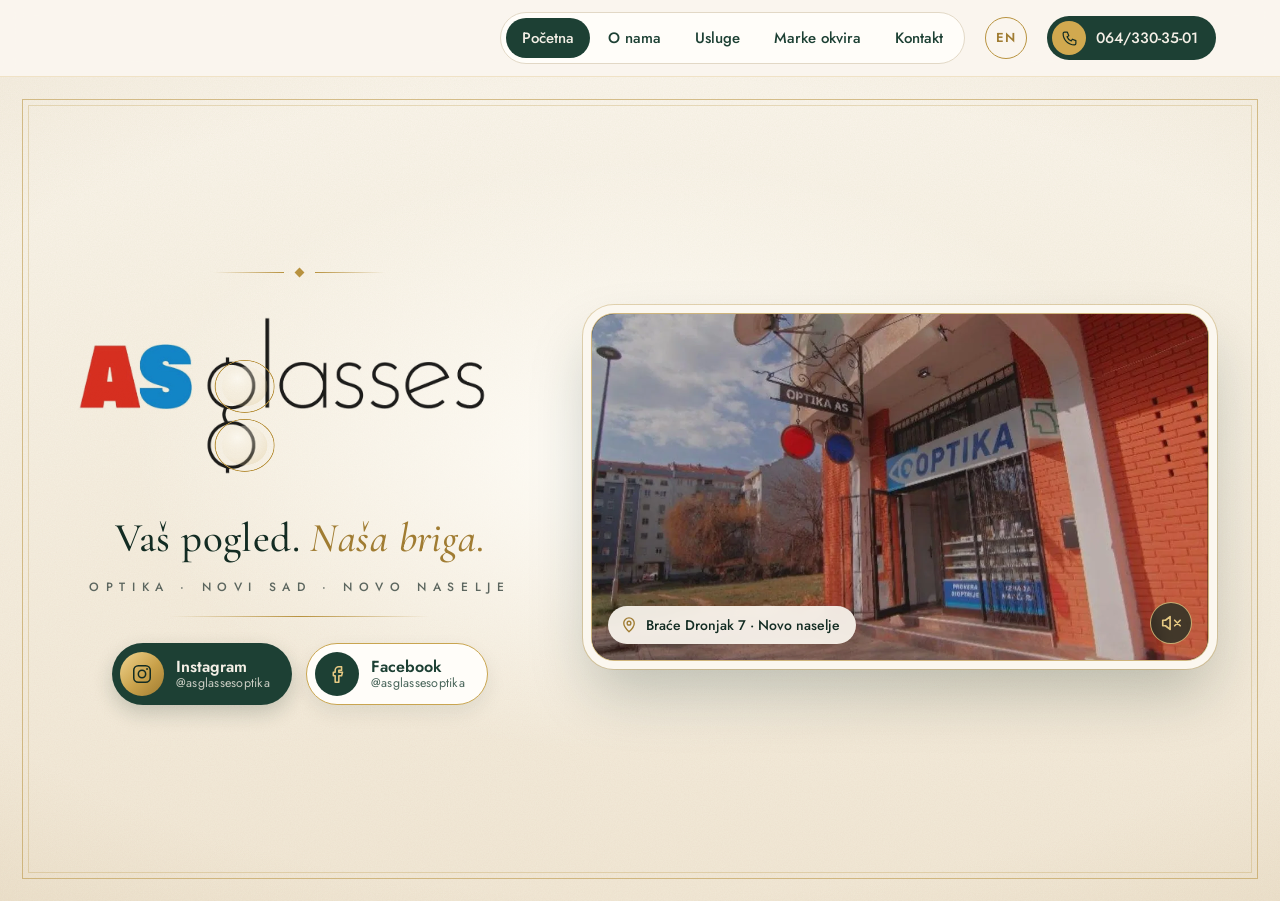
<file: index.html>
<!doctype html>
<html lang="sr-Latn">
<head>
  <meta charset="utf-8">
  <meta name="viewport" content="width=device-width, initial-scale=1, viewport-fit=cover">
  <title>AS Glasses – optika u Novom Sadu</title>
  <meta name="description" content="AS Glasses, optika u Novom Sadu, Braće Dronjak 7. Veliki izbor okvira poznatih marki, kontaktna sočiva i kompjuterska provera dioptrije – pregled dioptrije besplatan uz kupovinu naočara.">
  <meta name="color-scheme" content="light">
  <meta name="theme-color" content="#f8f2e6">
  <link rel="icon" type="image/png" href="ikonica.png">
  <link rel="apple-touch-icon" href="ikonica.png">
  <link rel="preconnect" href="https://fonts.googleapis.com">
  <link rel="preconnect" href="https://fonts.gstatic.com" crossorigin>
  <link href="https://fonts.googleapis.com/css2?family=Anton&family=Cormorant+Garamond:ital,wght@0,500;0,600;1,500;1,600&family=Jost:wght@400;500;600&display=swap" rel="stylesheet">
  <link rel="stylesheet" href="style.css">
</head>
<body class="pocetna-strana">
  <header class="zaglavlje">
    <div class="zaglavlje-unutra">
      <a class="brend" href="index.html"><img src="logo.webp" alt="AS Glasses – početna" width="1083" height="442"></a>
      <nav class="meni" aria-label="Glavni meni">
        <a href="index.html" class="aktivan" aria-current="page"><svg viewBox="0 0 24 24" fill="none" stroke="currentColor" stroke-width="1.7" stroke-linecap="round" stroke-linejoin="round" aria-hidden="true"><path d="M3 11l9-7 9 7"/><path d="M5 10v10h14V10"/><path d="M10 20v-6h4v6"/></svg><span>Početna</span></a>
        <a href="o-nama.html"><svg viewBox="0 0 24 24" fill="none" stroke="currentColor" stroke-width="1.7" stroke-linecap="round" stroke-linejoin="round" aria-hidden="true"><circle cx="12" cy="8" r="4"/><path d="M4 21c1.5-4 4.5-6 8-6s6.5 2 8 6"/></svg><span>O nama</span></a>
        <a href="usluge.html"><svg viewBox="0 0 24 24" fill="none" stroke="currentColor" stroke-width="1.7" stroke-linecap="round" stroke-linejoin="round" aria-hidden="true"><path d="M12 3l1.9 5.6L19.5 10l-5.6 1.9L12 17.5l-1.9-5.6L4.5 10l5.6-1.4z"/><path d="M19 16l.7 2 2 .7-2 .7-.7 2-.7-2-2-.7 2-.7z"/></svg><span>Usluge</span></a>
        <a href="marke.html"><svg viewBox="0 0 24 24" fill="none" stroke="currentColor" stroke-width="1.7" stroke-linecap="round" stroke-linejoin="round" aria-hidden="true"><circle cx="6.5" cy="14" r="3.5"/><circle cx="17.5" cy="14" r="3.5"/><path d="M10 14c1-1 3-1 4 0M3 14l1.5-6M21 14l-1.5-6"/></svg><span>Marke<span class="sakrij-tel"> okvira</span></span></a>
        <a href="kontakt.html"><svg viewBox="0 0 24 24" fill="none" stroke="currentColor" stroke-width="1.7" stroke-linecap="round" stroke-linejoin="round" aria-hidden="true"><path d="M12 21s-7-6.2-7-11.5a7 7 0 0 1 14 0C19 14.8 12 21 12 21z"/><circle cx="12" cy="9.5" r="2.5"/></svg><span>Kontakt</span></a>
      </nav>
      <a class="jezik" href="en.html" lang="en" hreflang="en" aria-label="English version">EN</a>
      <a class="tel-dugme" href="tel:+381643303501"><span class="krug"><svg viewBox="0 0 24 24" fill="none" stroke="currentColor" stroke-width="1.7" stroke-linecap="round" stroke-linejoin="round" aria-hidden="true"><path d="M5 3h4l2 5-2.5 1.5a11 11 0 0 0 6 6L16 13l5 2v4a2 2 0 0 1-2 2A16 16 0 0 1 3 5a2 2 0 0 1 2-2z"/></svg></span>064/330-35-01</a>
    </div>
  </header>

  <main>
    <section class="scena" id="scena">
      <div class="scena-sloj">
        <div class="pocetna-raspored">
        <div class="pocetna-tekst">
        <div class="scena-ukras" aria-hidden="true"><i></i><b></b><i></i></div>
        <h1 style="margin:0"><span class="logo-omot"><img class="scena-logo" src="logo.webp" alt="AS Glasses" width="1083" height="442"><svg class="logo-sociva" viewBox="0 0 1083 442" preserveAspectRatio="none" aria-hidden="true">
          <defs>
            <clipPath id="sociva-isecak"><ellipse cx="410.5" cy="197" rx="54" ry="51"/><ellipse cx="410.5" cy="349" rx="54" ry="51"/></clipPath>
            <linearGradient id="sjaj-boja" x1="0" x2="1"><stop offset="0" stop-color="#fff8e6" stop-opacity="0"/><stop offset=".42" stop-color="#e2c77f" stop-opacity=".55"/><stop offset=".5" stop-color="#fffaf0" stop-opacity="1"/><stop offset=".58" stop-color="#e2c77f" stop-opacity=".55"/><stop offset="1" stop-color="#fff8e6" stop-opacity="0"/></linearGradient>
            <radialGradient id="staklo-boja" cx=".34" cy=".3" r=".85"><stop offset="0" stop-color="#fffdf7" stop-opacity=".95"/><stop offset=".6" stop-color="#efe3c8" stop-opacity=".4"/><stop offset="1" stop-color="#c9a550" stop-opacity=".3"/></radialGradient>
          </defs>
          <g class="staklo"><ellipse cx="410.5" cy="197" rx="54" ry="51" fill="url(#staklo-boja)"/><ellipse cx="410.5" cy="349" rx="54" ry="51" fill="url(#staklo-boja)"/></g>
          <g clip-path="url(#sociva-isecak)"><g transform="rotate(22 410.5 273)"><rect class="sjaj" x="250" y="40" width="64" height="470" fill="url(#sjaj-boja)"/></g></g>
          <ellipse class="obod" cx="410.5" cy="197" rx="70" ry="67" pathLength="100"/>
          <ellipse class="obod obod-2" cx="410.5" cy="349" rx="70" ry="67" pathLength="100"/>
          <g transform="translate(468 146)"><path class="iskra" d="M0-16L3.2-3.2L16 0L3.2 3.2L0 16L-3.2 3.2L-16 0L-3.2-3.2Z"/></g>
          <g transform="translate(356 398)"><path class="iskra iskra-2" d="M0-11L2.2-2.2L11 0L2.2 2.2L0 11L-2.2 2.2L-11 0L-2.2-2.2Z"/></g>
        </svg></span></h1>
        <p class="scena-ime">Vaš pogled. <em>Naša briga.</em><span>Optika · Novi Sad · Novo naselje</span></p>
        <div class="scena-linija"></div>
        </div>
        <figure class="pocetna-video">
          <div class="video-ram">
            <video class="video-okrenut" src="reklama.mp4" poster="reklama.webp" autoplay muted loop playsinline preload="auto" aria-label="Video: optika AS Glasses u ulici Braće Dronjak 7"></video>
            <span class="video-pilula"><svg viewBox="0 0 24 24" fill="none" stroke="currentColor" stroke-width="1.8" stroke-linecap="round" stroke-linejoin="round" aria-hidden="true"><path d="M12 21s-7-6.2-7-11.5a7 7 0 0 1 14 0C19 14.8 12 21 12 21z"/><circle cx="12" cy="9.5" r="2.5"/></svg>Braće Dronjak 7 · Novo naselje</span>
            <button type="button" class="zvuk" aria-pressed="false" aria-label="Uključi zvuk"><svg class="zvuk-ne" viewBox="0 0 24 24" fill="none" stroke="currentColor" stroke-width="1.8" stroke-linecap="round" stroke-linejoin="round" aria-hidden="true"><path d="M11 5L6 9H3v6h3l5 4z"/><path d="M22 9l-6 6M16 9l6 6"/></svg><svg class="zvuk-da" viewBox="0 0 24 24" fill="none" stroke="currentColor" stroke-width="1.8" stroke-linecap="round" stroke-linejoin="round" aria-hidden="true"><path d="M11 5L6 9H3v6h3l5 4z"/><path d="M15.5 8.5a5 5 0 0 1 0 7M18.5 5.5a9 9 0 0 1 0 13"/></svg></button>
          </div>
        </figure>
        <div class="mreze mreze-pocetna"><a class="mreza mreza-ig" href="https://www.instagram.com/asglassesoptika/" target="_blank" rel="noopener"><span class="mreza-ikona"><svg viewBox="0 0 24 24" fill="none" stroke="currentColor" stroke-width="1.7" stroke-linecap="round" stroke-linejoin="round" aria-hidden="true"><rect x="3" y="3" width="18" height="18" rx="5"/><circle cx="12" cy="12" r="4"/><circle cx="17.5" cy="6.5" r="1" fill="currentColor" stroke="none"/></svg></span><span class="mreza-tekst"><b>Instagram</b><small>@asglassesoptika</small></span></a><a class="mreza mreza-fb" href="https://www.facebook.com/asglassesoptika" target="_blank" rel="noopener"><span class="mreza-ikona"><svg viewBox="0 0 24 24" fill="none" stroke="currentColor" stroke-width="1.7" stroke-linecap="round" stroke-linejoin="round" aria-hidden="true"><path d="M14 8h3V4h-3a4 4 0 0 0-4 4v2H8v4h2v7h4v-7h3l1-4h-4V8.5c0-.3.2-.5.5-.5z"/></svg></span><span class="mreza-tekst"><b>Facebook</b><small>@asglassesoptika</small></span></a></div>
        </div>
      </div>
    </section>
  </main>


  <script src="script.js"></script>
</body>
</html>
</file>
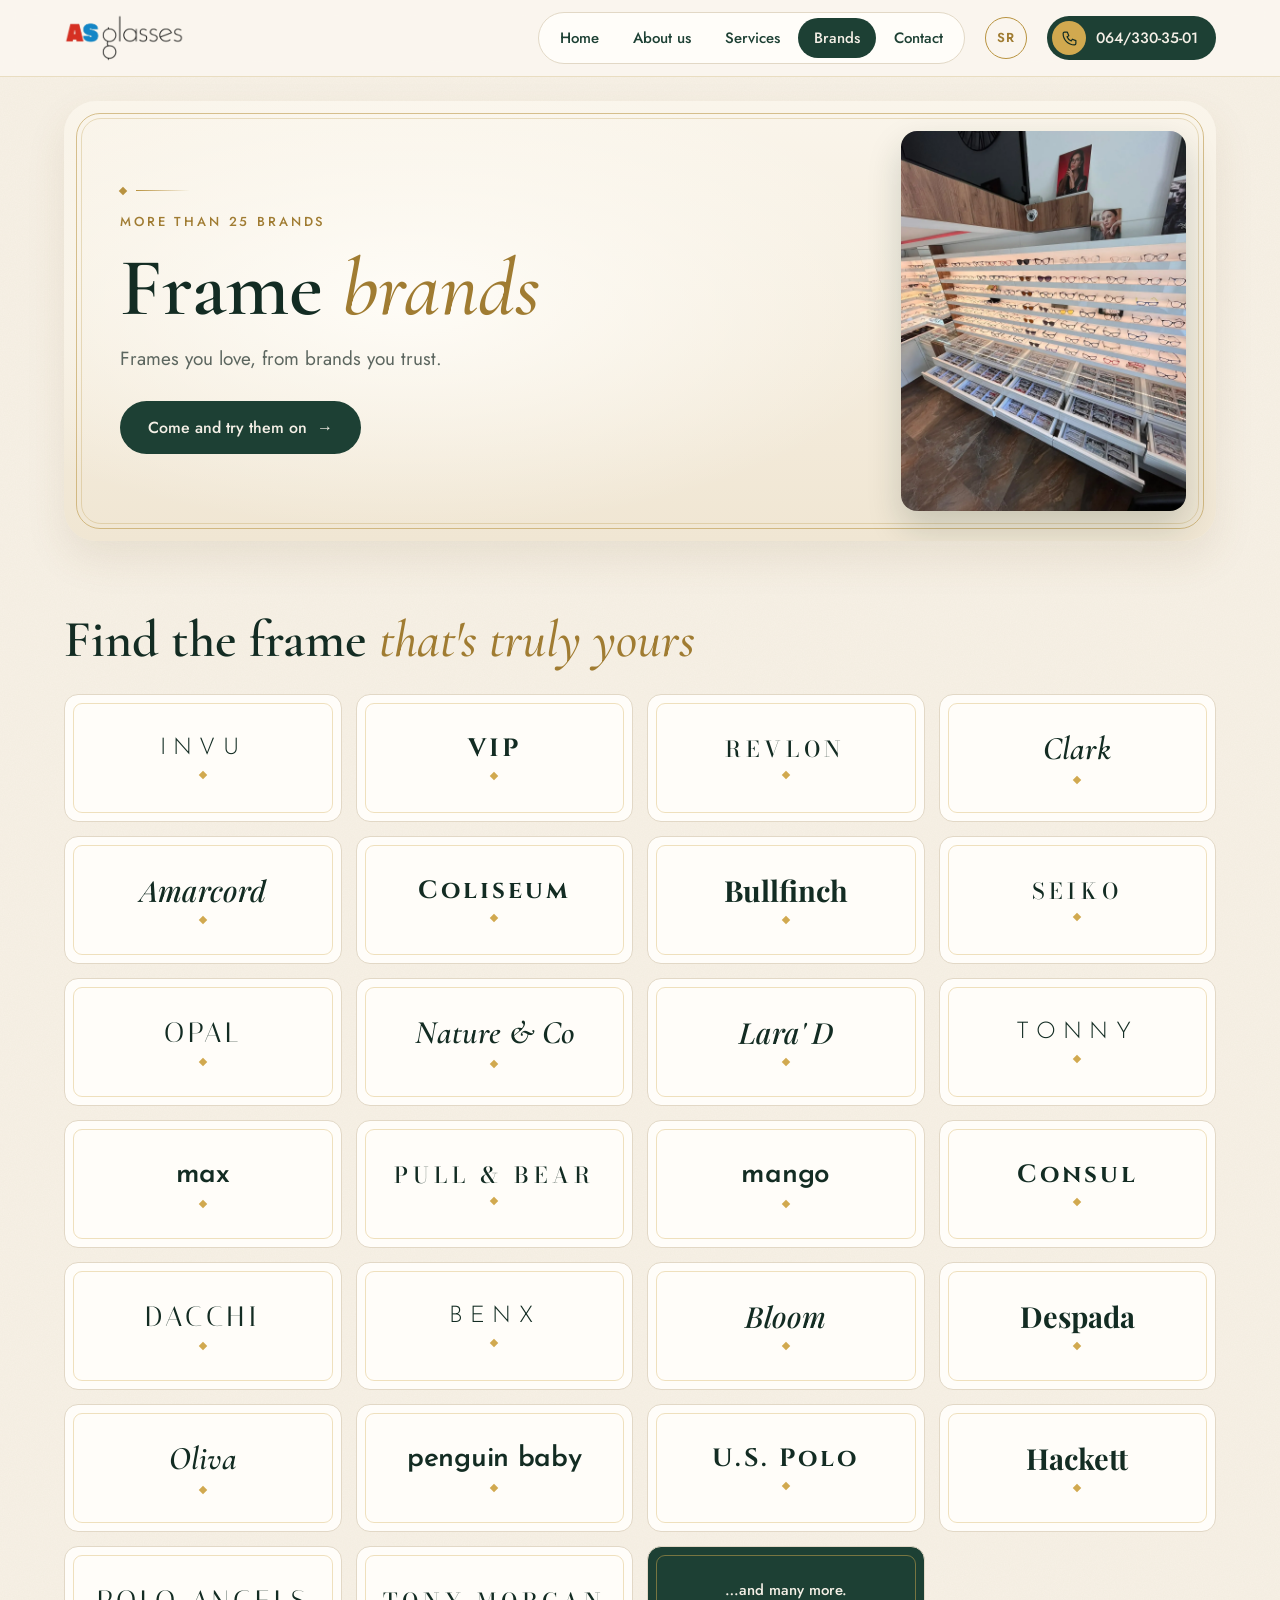
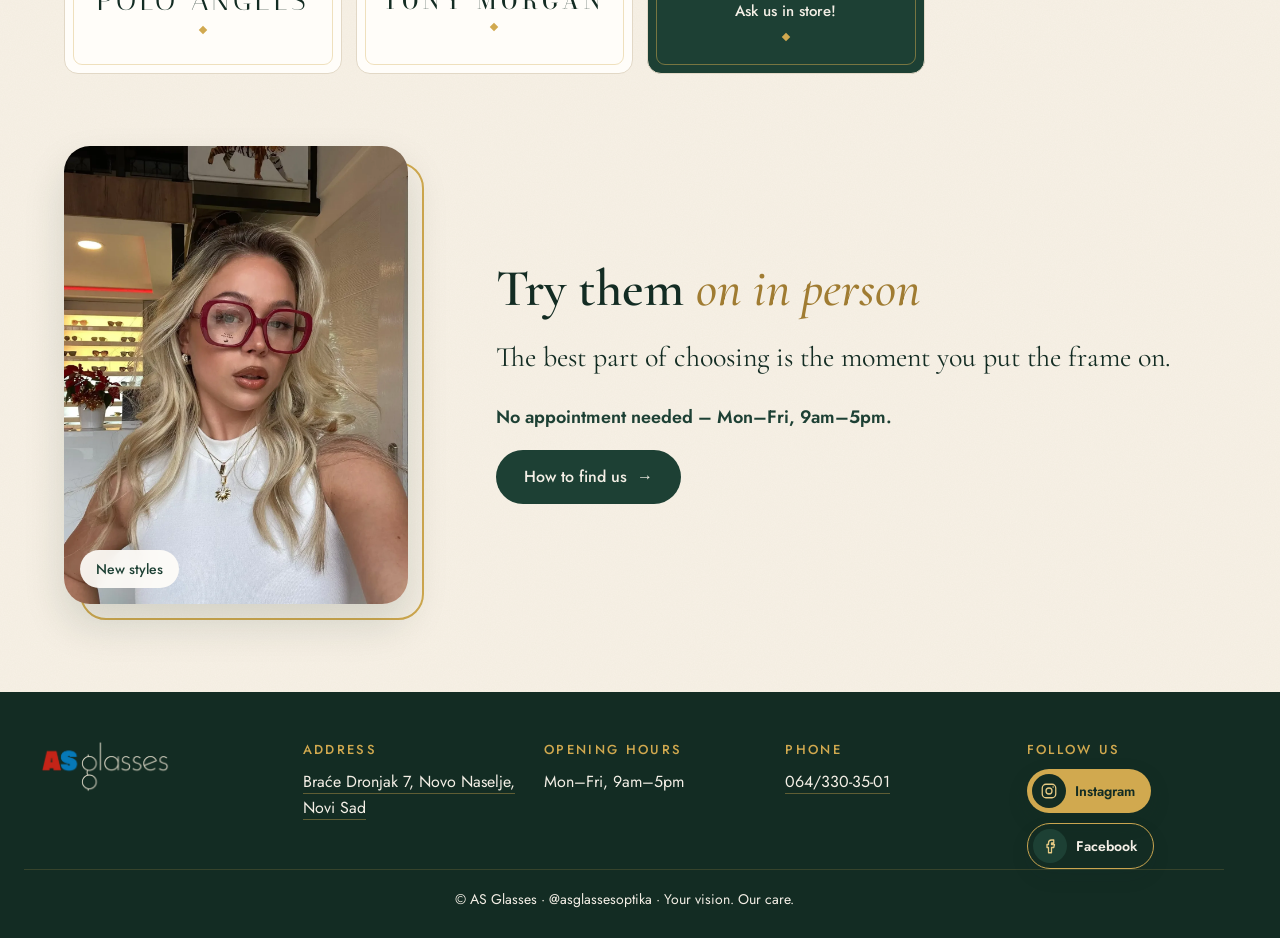
<file: brands.html>
<!doctype html>
<html lang="en">
<head>
  <meta charset="utf-8">
  <meta name="viewport" content="width=device-width, initial-scale=1, viewport-fit=cover">
  <title>Frame brands – AS Glasses optician Novi Sad</title>
  <meta name="description" content="Brand-name frames at AS Glasses in Novi Sad: InVu, Revlon, Seiko, Mango, Pull &amp; Bear, U.S. Polo, Hackett and many more.">
  <meta name="color-scheme" content="light">
  <meta name="theme-color" content="#f8f2e6">
  <link rel="icon" type="image/png" href="ikonica.png">
  <link rel="apple-touch-icon" href="ikonica.png">
  <link rel="preconnect" href="https://fonts.googleapis.com">
  <link rel="preconnect" href="https://fonts.gstatic.com" crossorigin>
  <link href="https://fonts.googleapis.com/css2?family=Anton&family=Cormorant+Garamond:ital,wght@0,500;0,600;1,500;1,600&family=Jost:wght@400;500;600&family=Bodoni+Moda:wght@500&family=Cinzel:wght@700&family=Italiana&family=Josefin+Sans:wght@300;600&family=Playfair+Display:ital,wght@0,700;1,500&display=swap" rel="stylesheet">
  <link rel="stylesheet" href="style.css">
</head>
<body>
  <header class="zaglavlje">
    <div class="zaglavlje-unutra">
      <a class="brend" href="en.html"><img src="logo.webp" alt="AS Glasses – home" width="1083" height="442"></a>
      <nav class="meni" aria-label="Main menu">
        <a href="en.html"><svg viewBox="0 0 24 24" fill="none" stroke="currentColor" stroke-width="1.7" stroke-linecap="round" stroke-linejoin="round" aria-hidden="true"><path d="M3 11l9-7 9 7"/><path d="M5 10v10h14V10"/><path d="M10 20v-6h4v6"/></svg><span>Home</span></a>
        <a href="about.html"><svg viewBox="0 0 24 24" fill="none" stroke="currentColor" stroke-width="1.7" stroke-linecap="round" stroke-linejoin="round" aria-hidden="true"><circle cx="12" cy="8" r="4"/><path d="M4 21c1.5-4 4.5-6 8-6s6.5 2 8 6"/></svg><span>About us</span></a>
        <a href="services.html"><svg viewBox="0 0 24 24" fill="none" stroke="currentColor" stroke-width="1.7" stroke-linecap="round" stroke-linejoin="round" aria-hidden="true"><path d="M12 3l1.9 5.6L19.5 10l-5.6 1.9L12 17.5l-1.9-5.6L4.5 10l5.6-1.4z"/><path d="M19 16l.7 2 2 .7-2 .7-.7 2-.7-2-2-.7 2-.7z"/></svg><span>Services</span></a>
        <a href="brands.html" class="aktivan" aria-current="page"><svg viewBox="0 0 24 24" fill="none" stroke="currentColor" stroke-width="1.7" stroke-linecap="round" stroke-linejoin="round" aria-hidden="true"><circle cx="6.5" cy="14" r="3.5"/><circle cx="17.5" cy="14" r="3.5"/><path d="M10 14c1-1 3-1 4 0M3 14l1.5-6M21 14l-1.5-6"/></svg><span>Brands<span class="sakrij-tel"> </span></span></a>
        <a href="contact.html"><svg viewBox="0 0 24 24" fill="none" stroke="currentColor" stroke-width="1.7" stroke-linecap="round" stroke-linejoin="round" aria-hidden="true"><path d="M12 21s-7-6.2-7-11.5a7 7 0 0 1 14 0C19 14.8 12 21 12 21z"/><circle cx="12" cy="9.5" r="2.5"/></svg><span>Contact</span></a>
      </nav>
      <a class="jezik" href="marke.html" lang="sr-Latn" hreflang="sr-Latn" aria-label="Srpska verzija">SR</a>
      <a class="tel-dugme" href="tel:+381643303501"><span class="krug"><svg viewBox="0 0 24 24" fill="none" stroke="currentColor" stroke-width="1.7" stroke-linecap="round" stroke-linejoin="round" aria-hidden="true"><path d="M5 3h4l2 5-2.5 1.5a11 11 0 0 0 6 6L16 13l5 2v4a2 2 0 0 1-2 2A16 16 0 0 1 3 5a2 2 0 0 1 2-2z"/></svg></span>064/330-35-01</a>
    </div>
  </header>

  <main>
    <section class="omot">
      <div class="baner-kartica">
        <div class="baner-tekst">
          <div class="ukras" aria-hidden="true"><i></i><b></b><i></i></div>
          <span class="oznaka-mala">More than 25 brands</span>
          <h1>Frame <span>brands</span></h1>
          <p>Frames you love, from brands you trust.</p>
          <a class="dugme" href="#isprobajte">Come and try them on <span class="strelica" aria-hidden="true">→</span></a>
        </div>
        <div class="baner-foto-okvir"><img class="baner-foto" src="naocare.webp" alt="Frame shelves at AS Glasses"></div>
      </div>
    </section>
    <section class="sadrzaj">
      <div class="naslov-sekcije pojavi">
        <h2>Find the frame <span>that's truly yours</span></h2>
      </div>
      <ul class="marke">
        <li class="pojavi" data-kasnjenje="0"><span class="zig z4">InVu</span></li>
        <li class="pojavi" data-kasnjenje="70"><span class="zig z1">VIP</span></li>
        <li class="pojavi" data-kasnjenje="140"><span class="zig z3">Revlon</span></li>
        <li class="pojavi" data-kasnjenje="210"><span class="zig z6">Clark</span></li>
        <li class="pojavi" data-kasnjenje="0"><span class="zig z7">Amarcord</span></li>
        <li class="pojavi" data-kasnjenje="70"><span class="zig z1">Coliseum</span></li>
        <li class="pojavi" data-kasnjenje="140"><span class="zig z2">Bullfinch</span></li>
        <li class="pojavi" data-kasnjenje="210"><span class="zig z3">Seiko</span></li>
        <li class="pojavi" data-kasnjenje="0"><span class="zig z5">Opal</span></li>
        <li class="pojavi" data-kasnjenje="70"><span class="zig z6">Nature &amp; Co</span></li>
        <li class="pojavi" data-kasnjenje="140"><span class="zig z7">Lara' D</span></li>
        <li class="pojavi" data-kasnjenje="210"><span class="zig z4">Tonny</span></li>
        <li class="pojavi" data-kasnjenje="0"><span class="zig z8">Max</span></li>
        <li class="pojavi" data-kasnjenje="70"><span class="zig z3">Pull &amp; Bear</span></li>
        <li class="pojavi" data-kasnjenje="140"><span class="zig z8">Mango</span></li>
        <li class="pojavi" data-kasnjenje="210"><span class="zig z1">Consul</span></li>
        <li class="pojavi" data-kasnjenje="0"><span class="zig z5">Dacchi</span></li>
        <li class="pojavi" data-kasnjenje="70"><span class="zig z4">Benx</span></li>
        <li class="pojavi" data-kasnjenje="140"><span class="zig z7">Bloom</span></li>
        <li class="pojavi" data-kasnjenje="210"><span class="zig z2">Despada</span></li>
        <li class="pojavi" data-kasnjenje="0"><span class="zig z6">Oliva</span></li>
        <li class="pojavi" data-kasnjenje="70"><span class="zig z8">Penguin Baby</span></li>
        <li class="pojavi" data-kasnjenje="140"><span class="zig z1">U.S. Polo</span></li>
        <li class="pojavi" data-kasnjenje="210"><span class="zig z2">Hackett</span></li>
        <li class="pojavi" data-kasnjenje="0"><span class="zig z5">Polo Angels</span></li>
        <li class="pojavi" data-kasnjenje="70"><span class="zig z3">Tony Morgan</span></li>
        <li class="jos pojavi">…and many more.<br>Ask us in store!</li>
      </ul>
    </section>

    <section class="sadrzaj uzi" id="isprobajte" style="scroll-margin-top:90px">
      <div class="tekst-foto obrnuto">
        <div class="foto-ram pojavi"><img src="devojka.webp" alt="Woman wearing red glasses at AS Glasses" width="1200" height="1600" loading="lazy"><span class="pilula">New styles</span></div>
        <div class="uvod pojavi" data-kasnjenje="150">
          <h2>Try them <span>on in person</span></h2>
          <p class="istaknut">The best part of choosing is the moment you put the frame on.</p>
          <p><strong>No appointment needed – Mon–Fri, 9am–5pm.</strong></p>
          <a class="dugme" href="contact.html">How to find us <span class="strelica" aria-hidden="true">→</span></a>
        </div>
      </div>
    </section>

  </main>

  <footer class="podnozje">
    <div class="podnozje-unutra">
      <img class="podnozje-logo" src="logo-svetli.webp" alt="AS Glasses" width="1083" height="442" loading="lazy">
      <div>
        <h4>Address</h4>
        <p><a href="contact.html">Braće Dronjak 7, Novo Naselje, Novi Sad</a></p>
      </div>
      <div>
        <h4>Opening hours</h4>
        <p>Mon–Fri, 9am–5pm</p>
      </div>
      <div>
        <h4>Phone</h4>
        <p><a href="tel:+381643303501">064/330-35-01</a></p>
      </div>
      <div>
        <h4>Follow us</h4>
        <div class="mreze mreze-male"><a class="mreza mreza-ig" href="https://www.instagram.com/asglassesoptika/" target="_blank" rel="noopener"><span class="mreza-ikona"><svg viewBox="0 0 24 24" fill="none" stroke="currentColor" stroke-width="1.7" stroke-linecap="round" stroke-linejoin="round" aria-hidden="true"><rect x="3" y="3" width="18" height="18" rx="5"/><circle cx="12" cy="12" r="4"/><circle cx="17.5" cy="6.5" r="1" fill="currentColor" stroke="none"/></svg></span><span class="mreza-tekst"><b>Instagram</b><small>@asglassesoptika</small></span></a><a class="mreza mreza-fb" href="https://www.facebook.com/asglassesoptika" target="_blank" rel="noopener"><span class="mreza-ikona"><svg viewBox="0 0 24 24" fill="none" stroke="currentColor" stroke-width="1.7" stroke-linecap="round" stroke-linejoin="round" aria-hidden="true"><path d="M14 8h3V4h-3a4 4 0 0 0-4 4v2H8v4h2v7h4v-7h3l1-4h-4V8.5c0-.3.2-.5.5-.5z"/></svg></span><span class="mreza-tekst"><b>Facebook</b><small>@asglassesoptika</small></span></a></div>
      </div>
    </div>
    <p class="autor">© AS Glasses · @asglassesoptika · Your vision. Our care.</p>
  </footer>

  <script src="script.js"></script>
</body>
</html>
</file>
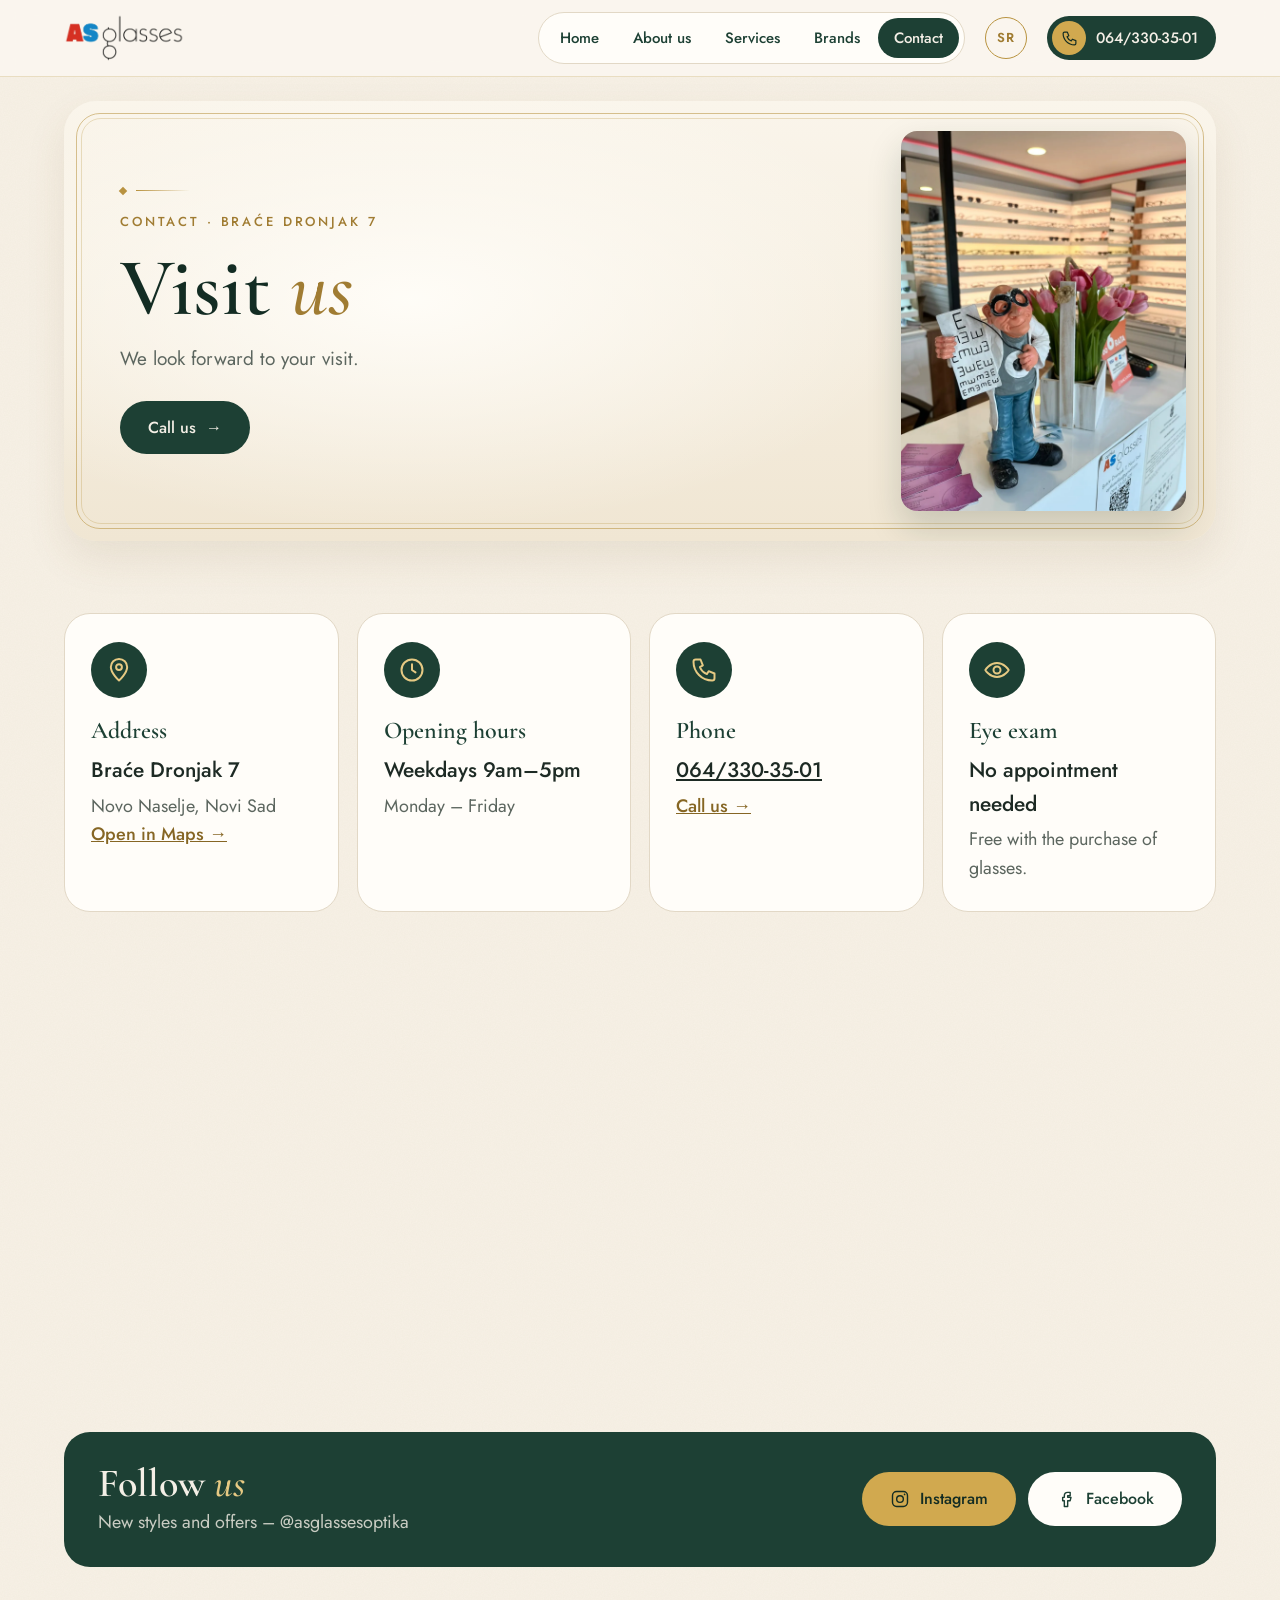
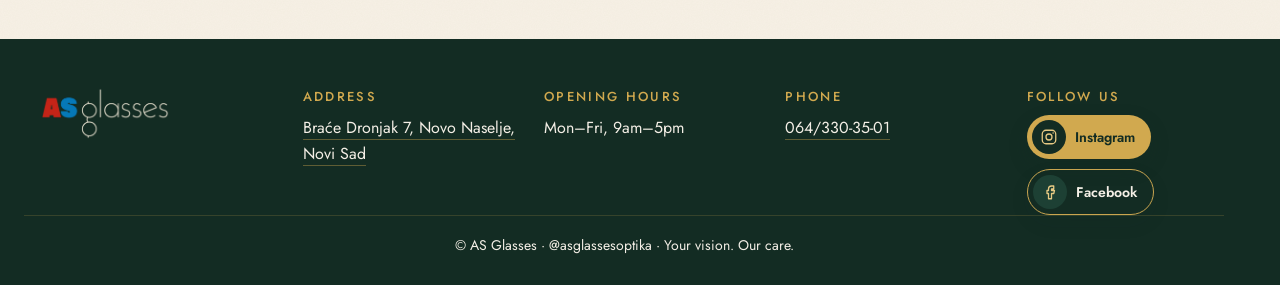
<file: contact.html>
<!doctype html>
<html lang="en">
<head>
  <meta charset="utf-8">
  <meta name="viewport" content="width=device-width, initial-scale=1, viewport-fit=cover">
  <title>Contact – AS Glasses optician Novi Sad</title>
  <meta name="description" content="AS Glasses, Braće Dronjak 7, Novi Sad. Mon–Fri 9am–5pm. Phone +381 64 330 3501. Instagram and Facebook: @asglassesoptika.">
  <meta name="color-scheme" content="light">
  <meta name="theme-color" content="#f8f2e6">
  <link rel="icon" type="image/png" href="ikonica.png">
  <link rel="apple-touch-icon" href="ikonica.png">
  <link rel="preconnect" href="https://fonts.googleapis.com">
  <link rel="preconnect" href="https://fonts.gstatic.com" crossorigin>
  <link href="https://fonts.googleapis.com/css2?family=Anton&family=Cormorant+Garamond:ital,wght@0,500;0,600;1,500;1,600&family=Jost:wght@400;500;600&display=swap" rel="stylesheet">
  <link rel="stylesheet" href="style.css">
</head>
<body>
  <header class="zaglavlje">
    <div class="zaglavlje-unutra">
      <a class="brend" href="en.html"><img src="logo.webp" alt="AS Glasses – home" width="1083" height="442"></a>
      <nav class="meni" aria-label="Main menu">
        <a href="en.html"><svg viewBox="0 0 24 24" fill="none" stroke="currentColor" stroke-width="1.7" stroke-linecap="round" stroke-linejoin="round" aria-hidden="true"><path d="M3 11l9-7 9 7"/><path d="M5 10v10h14V10"/><path d="M10 20v-6h4v6"/></svg><span>Home</span></a>
        <a href="about.html"><svg viewBox="0 0 24 24" fill="none" stroke="currentColor" stroke-width="1.7" stroke-linecap="round" stroke-linejoin="round" aria-hidden="true"><circle cx="12" cy="8" r="4"/><path d="M4 21c1.5-4 4.5-6 8-6s6.5 2 8 6"/></svg><span>About us</span></a>
        <a href="services.html"><svg viewBox="0 0 24 24" fill="none" stroke="currentColor" stroke-width="1.7" stroke-linecap="round" stroke-linejoin="round" aria-hidden="true"><path d="M12 3l1.9 5.6L19.5 10l-5.6 1.9L12 17.5l-1.9-5.6L4.5 10l5.6-1.4z"/><path d="M19 16l.7 2 2 .7-2 .7-.7 2-.7-2-2-.7 2-.7z"/></svg><span>Services</span></a>
        <a href="brands.html"><svg viewBox="0 0 24 24" fill="none" stroke="currentColor" stroke-width="1.7" stroke-linecap="round" stroke-linejoin="round" aria-hidden="true"><circle cx="6.5" cy="14" r="3.5"/><circle cx="17.5" cy="14" r="3.5"/><path d="M10 14c1-1 3-1 4 0M3 14l1.5-6M21 14l-1.5-6"/></svg><span>Brands<span class="sakrij-tel"> </span></span></a>
        <a href="contact.html" class="aktivan" aria-current="page"><svg viewBox="0 0 24 24" fill="none" stroke="currentColor" stroke-width="1.7" stroke-linecap="round" stroke-linejoin="round" aria-hidden="true"><path d="M12 21s-7-6.2-7-11.5a7 7 0 0 1 14 0C19 14.8 12 21 12 21z"/><circle cx="12" cy="9.5" r="2.5"/></svg><span>Contact</span></a>
      </nav>
      <a class="jezik" href="kontakt.html" lang="sr-Latn" hreflang="sr-Latn" aria-label="Srpska verzija">SR</a>
      <a class="tel-dugme" href="tel:+381643303501"><span class="krug"><svg viewBox="0 0 24 24" fill="none" stroke="currentColor" stroke-width="1.7" stroke-linecap="round" stroke-linejoin="round" aria-hidden="true"><path d="M5 3h4l2 5-2.5 1.5a11 11 0 0 0 6 6L16 13l5 2v4a2 2 0 0 1-2 2A16 16 0 0 1 3 5a2 2 0 0 1 2-2z"/></svg></span>064/330-35-01</a>
    </div>
  </header>

  <main>
    <section class="omot">
      <div class="baner-kartica">
        <div class="baner-tekst">
          <div class="ukras" aria-hidden="true"><i></i><b></b><i></i></div>
          <span class="oznaka-mala">Contact · Braće Dronjak 7</span>
          <h1>Visit <span>us</span></h1>
          <p>We look forward to your visit.</p>
          <a class="dugme" href="tel:+381643303501">Call us <span class="strelica" aria-hidden="true">→</span></a>
        </div>
        <div class="baner-foto-okvir"><img class="baner-foto" src="kontakt.webp" alt="The AS Glasses counter with an optician figurine and flowers"></div>
      </div>
    </section>
    <section class="sadrzaj">
      <div class="kartice kontakt-kartice">
        <article class="kartica pojavi">
          <div class="ikona"><svg viewBox="0 0 24 24" fill="none" stroke="currentColor" stroke-width="1.7" stroke-linecap="round" stroke-linejoin="round" aria-hidden="true"><path d="M12 21s-7-6.2-7-11.5a7 7 0 0 1 14 0C19 14.8 12 21 12 21z"/><circle cx="12" cy="9.5" r="2.5"/></svg></div>
          <h3>Address</h3>
          <p class="velika">Braće Dronjak 7</p>
          <p>Novo Naselje, Novi Sad</p>
          <p><a href="https://www.google.com/maps/search/?api=1&amp;query=Bra%C4%87e+Dronjak+7%2C+Novi+Sad" target="_blank" rel="noopener">Open in Maps →</a></p>
        </article>
        <article class="kartica pojavi" data-kasnjenje="90">
          <div class="ikona"><svg viewBox="0 0 24 24" fill="none" stroke="currentColor" stroke-width="1.7" stroke-linecap="round" stroke-linejoin="round" aria-hidden="true"><circle cx="12" cy="12" r="9"/><path d="M12 7v5l3 2"/></svg></div>
          <h3>Opening hours</h3>
          <p class="velika">Weekdays <span style="white-space:nowrap">9am–5pm</span></p>
          <p>Monday – Friday</p>
        </article>
        <article class="kartica pojavi" data-kasnjenje="180">
          <div class="ikona"><svg viewBox="0 0 24 24" fill="none" stroke="currentColor" stroke-width="1.7" stroke-linecap="round" stroke-linejoin="round" aria-hidden="true"><path d="M5 3h4l2 5-2.5 1.5a11 11 0 0 0 6 6L16 13l5 2v4a2 2 0 0 1-2 2A16 16 0 0 1 3 5a2 2 0 0 1 2-2z"/></svg></div>
          <h3>Phone</h3>
          <p class="velika"><a href="tel:+381643303501" style="color:inherit">064/330-35-01</a></p>
          <p><a href="tel:+381643303501">Call us →</a></p>
        </article>
        <article class="kartica pojavi" data-kasnjenje="270">
          <div class="ikona"><svg viewBox="0 0 24 24" fill="none" stroke="currentColor" stroke-width="1.7" stroke-linecap="round" stroke-linejoin="round" aria-hidden="true"><path d="M2 12s3.6-6 10-6 10 6 10 6-3.6 6-10 6S2 12 2 12z"/><circle cx="12" cy="12" r="3"/></svg></div>
          <h3>Eye exam</h3>
          <p class="velika">No appointment needed</p>
          <p>Free with the purchase of glasses.</p>
        </article>
      </div>
      <iframe class="mapa pojavi" title="Map – AS Glasses, Braće Dronjak 7, Novi Sad" src="https://www.google.com/maps?q=Bra%C4%87e%20Dronjak%207%2C%20Novi%20Sad&amp;output=embed&amp;hl=en" loading="lazy" referrerpolicy="no-referrer-when-downgrade"></iframe>
      <div class="pratite pojavi">
        <div>
          <h2>Follow <span>us</span></h2>
          <p>New styles and offers – @asglassesoptika</p>
        </div>
        <div class="pratite-dugmad">
          <a class="dugme zlatno" href="https://www.instagram.com/asglassesoptika/" target="_blank" rel="noopener"><svg viewBox="0 0 24 24" fill="none" stroke="currentColor" stroke-width="1.7" stroke-linecap="round" stroke-linejoin="round" aria-hidden="true"><rect x="3" y="3" width="18" height="18" rx="5"/><circle cx="12" cy="12" r="4"/><circle cx="17.5" cy="6.5" r="1" fill="currentColor" stroke="none"/></svg> Instagram</a>
          <a class="dugme svetlo" href="https://www.facebook.com/asglassesoptika" target="_blank" rel="noopener"><svg viewBox="0 0 24 24" fill="none" stroke="currentColor" stroke-width="1.7" stroke-linecap="round" stroke-linejoin="round" aria-hidden="true"><path d="M14 8h3V4h-3a4 4 0 0 0-4 4v2H8v4h2v7h4v-7h3l1-4h-4V8.5c0-.3.2-.5.5-.5z"/></svg> Facebook</a>
        </div>
      </div>
    </section>
  </main>

  <footer class="podnozje">
    <div class="podnozje-unutra">
      <img class="podnozje-logo" src="logo-svetli.webp" alt="AS Glasses" width="1083" height="442" loading="lazy">
      <div>
        <h4>Address</h4>
        <p><a href="contact.html">Braće Dronjak 7, Novo Naselje, Novi Sad</a></p>
      </div>
      <div>
        <h4>Opening hours</h4>
        <p>Mon–Fri, 9am–5pm</p>
      </div>
      <div>
        <h4>Phone</h4>
        <p><a href="tel:+381643303501">064/330-35-01</a></p>
      </div>
      <div>
        <h4>Follow us</h4>
        <div class="mreze mreze-male"><a class="mreza mreza-ig" href="https://www.instagram.com/asglassesoptika/" target="_blank" rel="noopener"><span class="mreza-ikona"><svg viewBox="0 0 24 24" fill="none" stroke="currentColor" stroke-width="1.7" stroke-linecap="round" stroke-linejoin="round" aria-hidden="true"><rect x="3" y="3" width="18" height="18" rx="5"/><circle cx="12" cy="12" r="4"/><circle cx="17.5" cy="6.5" r="1" fill="currentColor" stroke="none"/></svg></span><span class="mreza-tekst"><b>Instagram</b><small>@asglassesoptika</small></span></a><a class="mreza mreza-fb" href="https://www.facebook.com/asglassesoptika" target="_blank" rel="noopener"><span class="mreza-ikona"><svg viewBox="0 0 24 24" fill="none" stroke="currentColor" stroke-width="1.7" stroke-linecap="round" stroke-linejoin="round" aria-hidden="true"><path d="M14 8h3V4h-3a4 4 0 0 0-4 4v2H8v4h2v7h4v-7h3l1-4h-4V8.5c0-.3.2-.5.5-.5z"/></svg></span><span class="mreza-tekst"><b>Facebook</b><small>@asglassesoptika</small></span></a></div>
      </div>
    </div>
    <p class="autor">© AS Glasses · @asglassesoptika · Your vision. Our care.</p>
  </footer>

  <script src="script.js"></script>
</body>
</html>
</file>
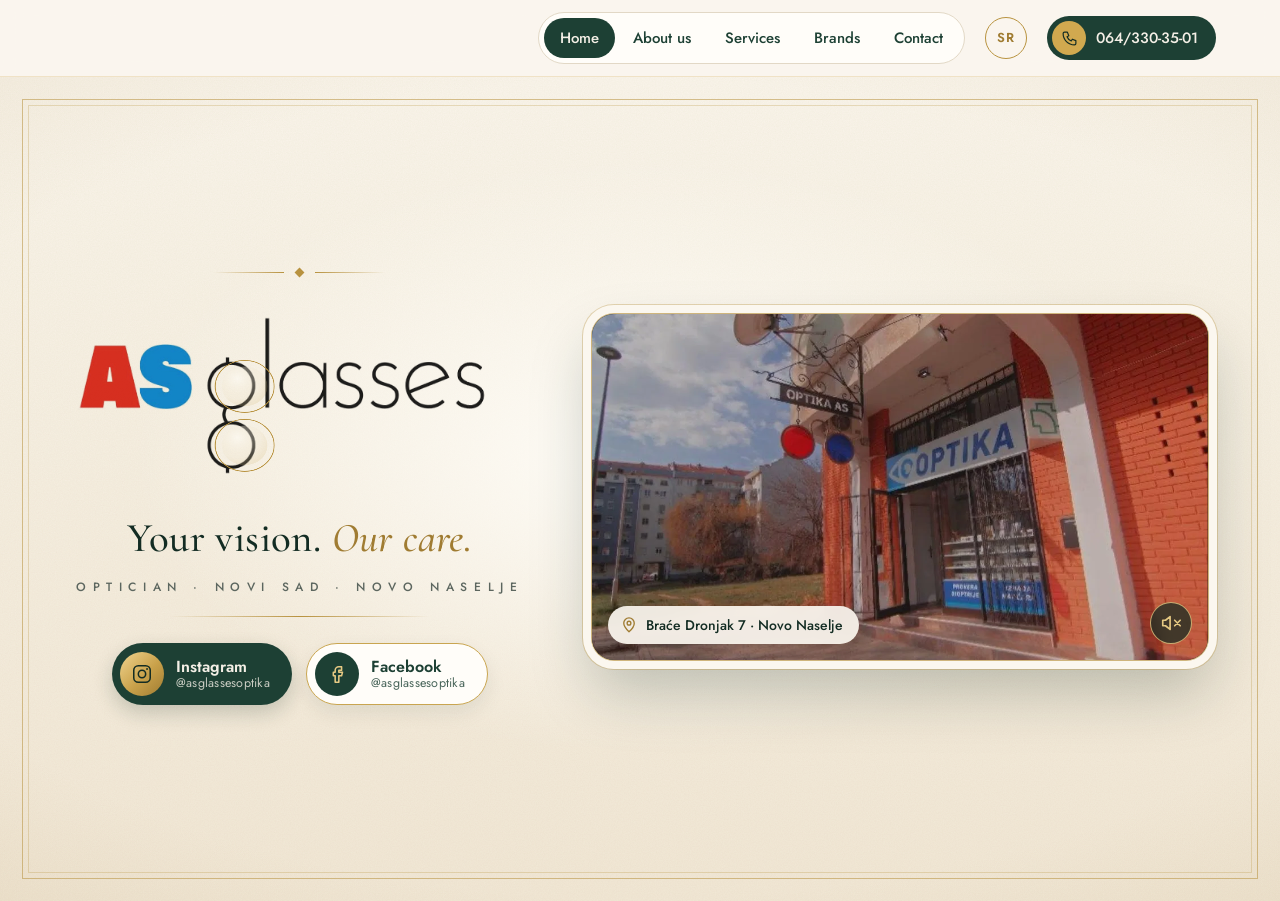
<file: en.html>
<!doctype html>
<html lang="en">
<head>
  <meta charset="utf-8">
  <meta name="viewport" content="width=device-width, initial-scale=1, viewport-fit=cover">
  <title>AS Glasses – optician in Novi Sad</title>
  <meta name="description" content="AS Glasses, optician in Novi Sad, Braće Dronjak 7. A wide choice of brand-name frames, contact lenses and computerised prescription checks – free eye exam with the purchase of glasses.">
  <meta name="color-scheme" content="light">
  <meta name="theme-color" content="#f8f2e6">
  <link rel="icon" type="image/png" href="ikonica.png">
  <link rel="apple-touch-icon" href="ikonica.png">
  <link rel="preconnect" href="https://fonts.googleapis.com">
  <link rel="preconnect" href="https://fonts.gstatic.com" crossorigin>
  <link href="https://fonts.googleapis.com/css2?family=Anton&family=Cormorant+Garamond:ital,wght@0,500;0,600;1,500;1,600&family=Jost:wght@400;500;600&display=swap" rel="stylesheet">
  <link rel="stylesheet" href="style.css">
</head>
<body class="pocetna-strana">
  <header class="zaglavlje">
    <div class="zaglavlje-unutra">
      <a class="brend" href="en.html"><img src="logo.webp" alt="AS Glasses – home" width="1083" height="442"></a>
      <nav class="meni" aria-label="Main menu">
        <a href="en.html" class="aktivan" aria-current="page"><svg viewBox="0 0 24 24" fill="none" stroke="currentColor" stroke-width="1.7" stroke-linecap="round" stroke-linejoin="round" aria-hidden="true"><path d="M3 11l9-7 9 7"/><path d="M5 10v10h14V10"/><path d="M10 20v-6h4v6"/></svg><span>Home</span></a>
        <a href="about.html"><svg viewBox="0 0 24 24" fill="none" stroke="currentColor" stroke-width="1.7" stroke-linecap="round" stroke-linejoin="round" aria-hidden="true"><circle cx="12" cy="8" r="4"/><path d="M4 21c1.5-4 4.5-6 8-6s6.5 2 8 6"/></svg><span>About us</span></a>
        <a href="services.html"><svg viewBox="0 0 24 24" fill="none" stroke="currentColor" stroke-width="1.7" stroke-linecap="round" stroke-linejoin="round" aria-hidden="true"><path d="M12 3l1.9 5.6L19.5 10l-5.6 1.9L12 17.5l-1.9-5.6L4.5 10l5.6-1.4z"/><path d="M19 16l.7 2 2 .7-2 .7-.7 2-.7-2-2-.7 2-.7z"/></svg><span>Services</span></a>
        <a href="brands.html"><svg viewBox="0 0 24 24" fill="none" stroke="currentColor" stroke-width="1.7" stroke-linecap="round" stroke-linejoin="round" aria-hidden="true"><circle cx="6.5" cy="14" r="3.5"/><circle cx="17.5" cy="14" r="3.5"/><path d="M10 14c1-1 3-1 4 0M3 14l1.5-6M21 14l-1.5-6"/></svg><span>Brands<span class="sakrij-tel"> </span></span></a>
        <a href="contact.html"><svg viewBox="0 0 24 24" fill="none" stroke="currentColor" stroke-width="1.7" stroke-linecap="round" stroke-linejoin="round" aria-hidden="true"><path d="M12 21s-7-6.2-7-11.5a7 7 0 0 1 14 0C19 14.8 12 21 12 21z"/><circle cx="12" cy="9.5" r="2.5"/></svg><span>Contact</span></a>
      </nav>
      <a class="jezik" href="index.html" lang="sr-Latn" hreflang="sr-Latn" aria-label="Srpska verzija">SR</a>
      <a class="tel-dugme" href="tel:+381643303501"><span class="krug"><svg viewBox="0 0 24 24" fill="none" stroke="currentColor" stroke-width="1.7" stroke-linecap="round" stroke-linejoin="round" aria-hidden="true"><path d="M5 3h4l2 5-2.5 1.5a11 11 0 0 0 6 6L16 13l5 2v4a2 2 0 0 1-2 2A16 16 0 0 1 3 5a2 2 0 0 1 2-2z"/></svg></span>064/330-35-01</a>
    </div>
  </header>

  <main>
    <section class="scena" id="scena">
      <div class="scena-sloj">
        <div class="pocetna-raspored">
        <div class="pocetna-tekst">
        <div class="scena-ukras" aria-hidden="true"><i></i><b></b><i></i></div>
        <h1 style="margin:0"><span class="logo-omot"><img class="scena-logo" src="logo.webp" alt="AS Glasses" width="1083" height="442"><svg class="logo-sociva" viewBox="0 0 1083 442" preserveAspectRatio="none" aria-hidden="true">
          <defs>
            <clipPath id="sociva-isecak"><ellipse cx="410.5" cy="197" rx="54" ry="51"/><ellipse cx="410.5" cy="349" rx="54" ry="51"/></clipPath>
            <linearGradient id="sjaj-boja" x1="0" x2="1"><stop offset="0" stop-color="#fff8e6" stop-opacity="0"/><stop offset=".42" stop-color="#e2c77f" stop-opacity=".55"/><stop offset=".5" stop-color="#fffaf0" stop-opacity="1"/><stop offset=".58" stop-color="#e2c77f" stop-opacity=".55"/><stop offset="1" stop-color="#fff8e6" stop-opacity="0"/></linearGradient>
            <radialGradient id="staklo-boja" cx=".34" cy=".3" r=".85"><stop offset="0" stop-color="#fffdf7" stop-opacity=".95"/><stop offset=".6" stop-color="#efe3c8" stop-opacity=".4"/><stop offset="1" stop-color="#c9a550" stop-opacity=".3"/></radialGradient>
          </defs>
          <g class="staklo"><ellipse cx="410.5" cy="197" rx="54" ry="51" fill="url(#staklo-boja)"/><ellipse cx="410.5" cy="349" rx="54" ry="51" fill="url(#staklo-boja)"/></g>
          <g clip-path="url(#sociva-isecak)"><g transform="rotate(22 410.5 273)"><rect class="sjaj" x="250" y="40" width="64" height="470" fill="url(#sjaj-boja)"/></g></g>
          <ellipse class="obod" cx="410.5" cy="197" rx="70" ry="67" pathLength="100"/>
          <ellipse class="obod obod-2" cx="410.5" cy="349" rx="70" ry="67" pathLength="100"/>
          <g transform="translate(468 146)"><path class="iskra" d="M0-16L3.2-3.2L16 0L3.2 3.2L0 16L-3.2 3.2L-16 0L-3.2-3.2Z"/></g>
          <g transform="translate(356 398)"><path class="iskra iskra-2" d="M0-11L2.2-2.2L11 0L2.2 2.2L0 11L-2.2 2.2L-11 0L-2.2-2.2Z"/></g>
        </svg></span></h1>
        <p class="scena-ime">Your vision. <em>Our care.</em><span>Optician · Novi Sad · Novo Naselje</span></p>
        <div class="scena-linija"></div>
        </div>
        <figure class="pocetna-video">
          <div class="video-ram">
            <video class="video-okrenut" src="reklama.mp4" poster="reklama.webp" autoplay muted loop playsinline preload="auto" aria-label="Video: the AS Glasses store at Braće Dronjak 7"></video>
            <span class="video-pilula"><svg viewBox="0 0 24 24" fill="none" stroke="currentColor" stroke-width="1.8" stroke-linecap="round" stroke-linejoin="round" aria-hidden="true"><path d="M12 21s-7-6.2-7-11.5a7 7 0 0 1 14 0C19 14.8 12 21 12 21z"/><circle cx="12" cy="9.5" r="2.5"/></svg>Braće Dronjak 7 · Novo Naselje</span>
            <button type="button" class="zvuk" aria-pressed="false" aria-label="Turn sound on"><svg class="zvuk-ne" viewBox="0 0 24 24" fill="none" stroke="currentColor" stroke-width="1.8" stroke-linecap="round" stroke-linejoin="round" aria-hidden="true"><path d="M11 5L6 9H3v6h3l5 4z"/><path d="M22 9l-6 6M16 9l6 6"/></svg><svg class="zvuk-da" viewBox="0 0 24 24" fill="none" stroke="currentColor" stroke-width="1.8" stroke-linecap="round" stroke-linejoin="round" aria-hidden="true"><path d="M11 5L6 9H3v6h3l5 4z"/><path d="M15.5 8.5a5 5 0 0 1 0 7M18.5 5.5a9 9 0 0 1 0 13"/></svg></button>
          </div>
        </figure>
        <div class="mreze mreze-pocetna"><a class="mreza mreza-ig" href="https://www.instagram.com/asglassesoptika/" target="_blank" rel="noopener"><span class="mreza-ikona"><svg viewBox="0 0 24 24" fill="none" stroke="currentColor" stroke-width="1.7" stroke-linecap="round" stroke-linejoin="round" aria-hidden="true"><rect x="3" y="3" width="18" height="18" rx="5"/><circle cx="12" cy="12" r="4"/><circle cx="17.5" cy="6.5" r="1" fill="currentColor" stroke="none"/></svg></span><span class="mreza-tekst"><b>Instagram</b><small>@asglassesoptika</small></span></a><a class="mreza mreza-fb" href="https://www.facebook.com/asglassesoptika" target="_blank" rel="noopener"><span class="mreza-ikona"><svg viewBox="0 0 24 24" fill="none" stroke="currentColor" stroke-width="1.7" stroke-linecap="round" stroke-linejoin="round" aria-hidden="true"><path d="M14 8h3V4h-3a4 4 0 0 0-4 4v2H8v4h2v7h4v-7h3l1-4h-4V8.5c0-.3.2-.5.5-.5z"/></svg></span><span class="mreza-tekst"><b>Facebook</b><small>@asglassesoptika</small></span></a></div>
        </div>
      </div>
    </section>
  </main>


  <script src="script.js"></script>
</body>
</html>
</file>
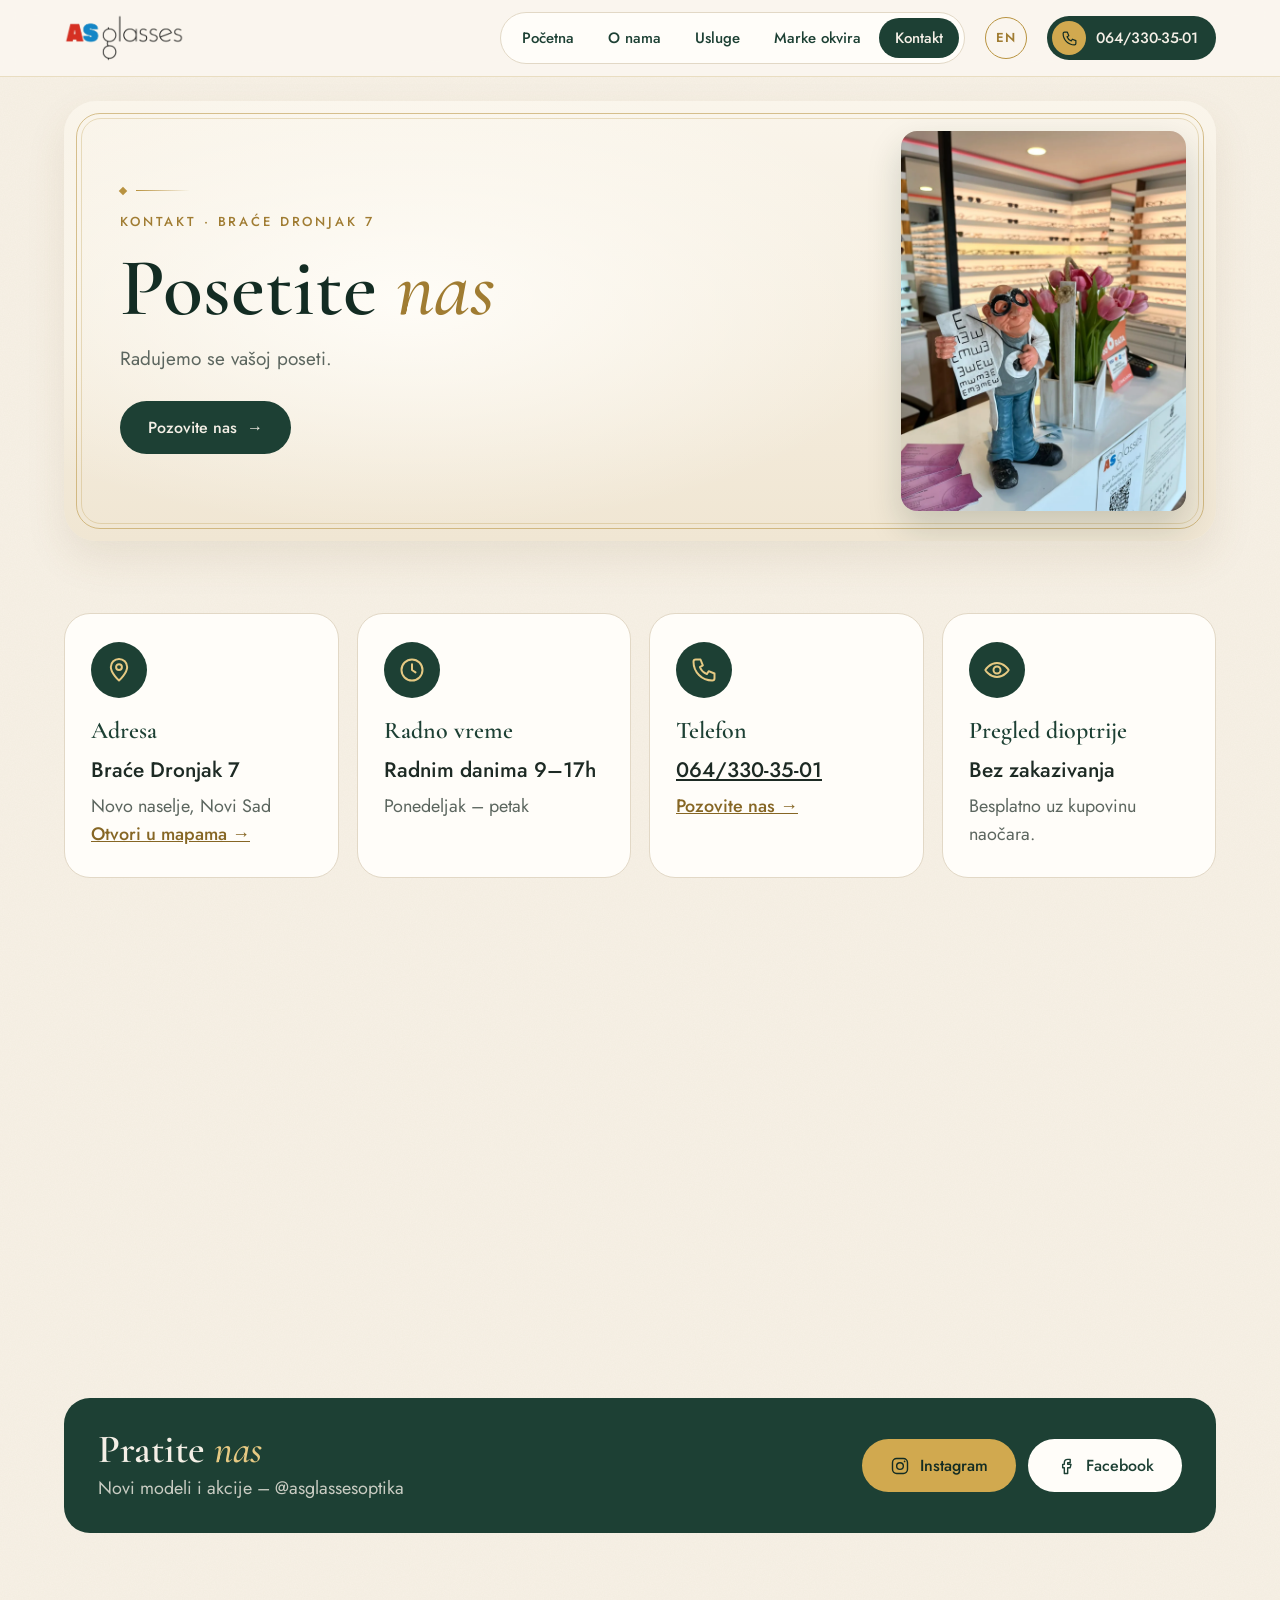
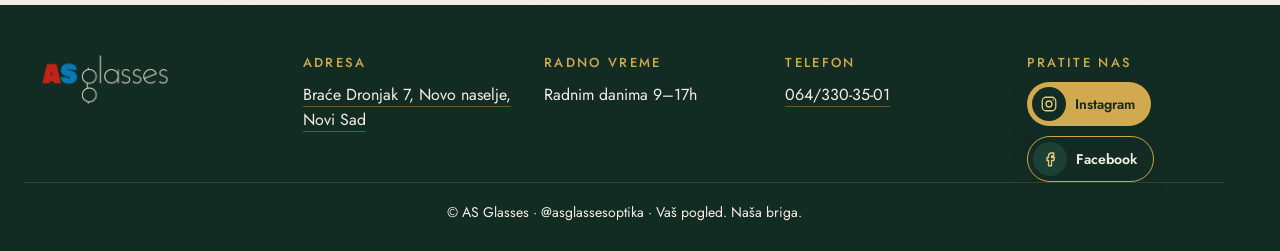
<file: kontakt.html>
<!doctype html>
<html lang="sr-Latn">
<head>
  <meta charset="utf-8">
  <meta name="viewport" content="width=device-width, initial-scale=1, viewport-fit=cover">
  <title>Kontakt – AS Glasses optika Novi Sad</title>
  <meta name="description" content="AS Glasses, Braće Dronjak 7, Novi Sad. Radnim danima 9–17h. Telefon 064/330-35-01. Instagram i Facebook: @asglassesoptika.">
  <meta name="color-scheme" content="light">
  <meta name="theme-color" content="#f8f2e6">
  <link rel="icon" type="image/png" href="ikonica.png">
  <link rel="apple-touch-icon" href="ikonica.png">
  <link rel="preconnect" href="https://fonts.googleapis.com">
  <link rel="preconnect" href="https://fonts.gstatic.com" crossorigin>
  <link href="https://fonts.googleapis.com/css2?family=Anton&family=Cormorant+Garamond:ital,wght@0,500;0,600;1,500;1,600&family=Jost:wght@400;500;600&display=swap" rel="stylesheet">
  <link rel="stylesheet" href="style.css">
</head>
<body>
  <header class="zaglavlje">
    <div class="zaglavlje-unutra">
      <a class="brend" href="index.html"><img src="logo.webp" alt="AS Glasses – početna" width="1083" height="442"></a>
      <nav class="meni" aria-label="Glavni meni">
        <a href="index.html"><svg viewBox="0 0 24 24" fill="none" stroke="currentColor" stroke-width="1.7" stroke-linecap="round" stroke-linejoin="round" aria-hidden="true"><path d="M3 11l9-7 9 7"/><path d="M5 10v10h14V10"/><path d="M10 20v-6h4v6"/></svg><span>Početna</span></a>
        <a href="o-nama.html"><svg viewBox="0 0 24 24" fill="none" stroke="currentColor" stroke-width="1.7" stroke-linecap="round" stroke-linejoin="round" aria-hidden="true"><circle cx="12" cy="8" r="4"/><path d="M4 21c1.5-4 4.5-6 8-6s6.5 2 8 6"/></svg><span>O nama</span></a>
        <a href="usluge.html"><svg viewBox="0 0 24 24" fill="none" stroke="currentColor" stroke-width="1.7" stroke-linecap="round" stroke-linejoin="round" aria-hidden="true"><path d="M12 3l1.9 5.6L19.5 10l-5.6 1.9L12 17.5l-1.9-5.6L4.5 10l5.6-1.4z"/><path d="M19 16l.7 2 2 .7-2 .7-.7 2-.7-2-2-.7 2-.7z"/></svg><span>Usluge</span></a>
        <a href="marke.html"><svg viewBox="0 0 24 24" fill="none" stroke="currentColor" stroke-width="1.7" stroke-linecap="round" stroke-linejoin="round" aria-hidden="true"><circle cx="6.5" cy="14" r="3.5"/><circle cx="17.5" cy="14" r="3.5"/><path d="M10 14c1-1 3-1 4 0M3 14l1.5-6M21 14l-1.5-6"/></svg><span>Marke<span class="sakrij-tel"> okvira</span></span></a>
        <a href="kontakt.html" class="aktivan" aria-current="page"><svg viewBox="0 0 24 24" fill="none" stroke="currentColor" stroke-width="1.7" stroke-linecap="round" stroke-linejoin="round" aria-hidden="true"><path d="M12 21s-7-6.2-7-11.5a7 7 0 0 1 14 0C19 14.8 12 21 12 21z"/><circle cx="12" cy="9.5" r="2.5"/></svg><span>Kontakt</span></a>
      </nav>
      <a class="jezik" href="contact.html" lang="en" hreflang="en" aria-label="English version">EN</a>
      <a class="tel-dugme" href="tel:+381643303501"><span class="krug"><svg viewBox="0 0 24 24" fill="none" stroke="currentColor" stroke-width="1.7" stroke-linecap="round" stroke-linejoin="round" aria-hidden="true"><path d="M5 3h4l2 5-2.5 1.5a11 11 0 0 0 6 6L16 13l5 2v4a2 2 0 0 1-2 2A16 16 0 0 1 3 5a2 2 0 0 1 2-2z"/></svg></span>064/330-35-01</a>
    </div>
  </header>

  <main>
    <section class="omot">
      <div class="baner-kartica">
        <div class="baner-tekst">
          <div class="ukras" aria-hidden="true"><i></i><b></b><i></i></div>
          <span class="oznaka-mala">Kontakt · Braće Dronjak 7</span>
          <h1>Posetite <span>nas</span></h1>
          <p>Radujemo se vašoj poseti.</p>
          <a class="dugme" href="tel:+381643303501">Pozovite nas <span class="strelica" aria-hidden="true">→</span></a>
        </div>
        <div class="baner-foto-okvir"><img class="baner-foto" src="kontakt.webp" alt="Pult optike AS Glasses sa figurom optičara i cvećem"></div>
      </div>
    </section>
    <section class="sadrzaj">
      <div class="kartice kontakt-kartice">
        <article class="kartica pojavi">
          <div class="ikona"><svg viewBox="0 0 24 24" fill="none" stroke="currentColor" stroke-width="1.7" stroke-linecap="round" stroke-linejoin="round" aria-hidden="true"><path d="M12 21s-7-6.2-7-11.5a7 7 0 0 1 14 0C19 14.8 12 21 12 21z"/><circle cx="12" cy="9.5" r="2.5"/></svg></div>
          <h3>Adresa</h3>
          <p class="velika">Braće Dronjak 7</p>
          <p>Novo naselje, Novi Sad</p>
          <p><a href="https://www.google.com/maps/search/?api=1&amp;query=Bra%C4%87e+Dronjak+7%2C+Novi+Sad" target="_blank" rel="noopener">Otvori u mapama →</a></p>
        </article>
        <article class="kartica pojavi" data-kasnjenje="90">
          <div class="ikona"><svg viewBox="0 0 24 24" fill="none" stroke="currentColor" stroke-width="1.7" stroke-linecap="round" stroke-linejoin="round" aria-hidden="true"><circle cx="12" cy="12" r="9"/><path d="M12 7v5l3 2"/></svg></div>
          <h3>Radno vreme</h3>
          <p class="velika">Radnim danima <span style="white-space:nowrap">9–17h</span></p>
          <p>Ponedeljak – petak</p>
        </article>
        <article class="kartica pojavi" data-kasnjenje="180">
          <div class="ikona"><svg viewBox="0 0 24 24" fill="none" stroke="currentColor" stroke-width="1.7" stroke-linecap="round" stroke-linejoin="round" aria-hidden="true"><path d="M5 3h4l2 5-2.5 1.5a11 11 0 0 0 6 6L16 13l5 2v4a2 2 0 0 1-2 2A16 16 0 0 1 3 5a2 2 0 0 1 2-2z"/></svg></div>
          <h3>Telefon</h3>
          <p class="velika"><a href="tel:+381643303501" style="color:inherit">064/330-35-01</a></p>
          <p><a href="tel:+381643303501">Pozovite nas →</a></p>
        </article>
        <article class="kartica pojavi" data-kasnjenje="270">
          <div class="ikona"><svg viewBox="0 0 24 24" fill="none" stroke="currentColor" stroke-width="1.7" stroke-linecap="round" stroke-linejoin="round" aria-hidden="true"><path d="M2 12s3.6-6 10-6 10 6 10 6-3.6 6-10 6S2 12 2 12z"/><circle cx="12" cy="12" r="3"/></svg></div>
          <h3>Pregled dioptrije</h3>
          <p class="velika">Bez zakazivanja</p>
          <p>Besplatno uz kupovinu naočara.</p>
        </article>
      </div>
      <iframe class="mapa pojavi" title="Mapa – AS Glasses, Braće Dronjak 7, Novi Sad" src="https://www.google.com/maps?q=Bra%C4%87e%20Dronjak%207%2C%20Novi%20Sad&amp;output=embed" loading="lazy" referrerpolicy="no-referrer-when-downgrade"></iframe>
      <div class="pratite pojavi">
        <div>
          <h2>Pratite <span>nas</span></h2>
          <p>Novi modeli i akcije – @asglassesoptika</p>
        </div>
        <div class="pratite-dugmad">
          <a class="dugme zlatno" href="https://www.instagram.com/asglassesoptika/" target="_blank" rel="noopener"><svg viewBox="0 0 24 24" fill="none" stroke="currentColor" stroke-width="1.7" stroke-linecap="round" stroke-linejoin="round" aria-hidden="true"><rect x="3" y="3" width="18" height="18" rx="5"/><circle cx="12" cy="12" r="4"/><circle cx="17.5" cy="6.5" r="1" fill="currentColor" stroke="none"/></svg> Instagram</a>
          <a class="dugme svetlo" href="https://www.facebook.com/asglassesoptika" target="_blank" rel="noopener"><svg viewBox="0 0 24 24" fill="none" stroke="currentColor" stroke-width="1.7" stroke-linecap="round" stroke-linejoin="round" aria-hidden="true"><path d="M14 8h3V4h-3a4 4 0 0 0-4 4v2H8v4h2v7h4v-7h3l1-4h-4V8.5c0-.3.2-.5.5-.5z"/></svg> Facebook</a>
        </div>
      </div>
    </section>
  </main>

  <footer class="podnozje">
    <div class="podnozje-unutra">
      <img class="podnozje-logo" src="logo-svetli.webp" alt="AS Glasses" width="1083" height="442" loading="lazy">
      <div>
        <h4>Adresa</h4>
        <p><a href="kontakt.html">Braće Dronjak 7, Novo naselje, Novi Sad</a></p>
      </div>
      <div>
        <h4>Radno vreme</h4>
        <p>Radnim danima 9–17h</p>
      </div>
      <div>
        <h4>Telefon</h4>
        <p><a href="tel:+381643303501">064/330-35-01</a></p>
      </div>
      <div>
        <h4>Pratite nas</h4>
        <div class="mreze mreze-male"><a class="mreza mreza-ig" href="https://www.instagram.com/asglassesoptika/" target="_blank" rel="noopener"><span class="mreza-ikona"><svg viewBox="0 0 24 24" fill="none" stroke="currentColor" stroke-width="1.7" stroke-linecap="round" stroke-linejoin="round" aria-hidden="true"><rect x="3" y="3" width="18" height="18" rx="5"/><circle cx="12" cy="12" r="4"/><circle cx="17.5" cy="6.5" r="1" fill="currentColor" stroke="none"/></svg></span><span class="mreza-tekst"><b>Instagram</b><small>@asglassesoptika</small></span></a><a class="mreza mreza-fb" href="https://www.facebook.com/asglassesoptika" target="_blank" rel="noopener"><span class="mreza-ikona"><svg viewBox="0 0 24 24" fill="none" stroke="currentColor" stroke-width="1.7" stroke-linecap="round" stroke-linejoin="round" aria-hidden="true"><path d="M14 8h3V4h-3a4 4 0 0 0-4 4v2H8v4h2v7h4v-7h3l1-4h-4V8.5c0-.3.2-.5.5-.5z"/></svg></span><span class="mreza-tekst"><b>Facebook</b><small>@asglassesoptika</small></span></a></div>
      </div>
    </div>
    <p class="autor">© AS Glasses · @asglassesoptika · Vaš pogled. Naša briga.</p>
  </footer>

  <script src="script.js"></script>
</body>
</html>
</file>
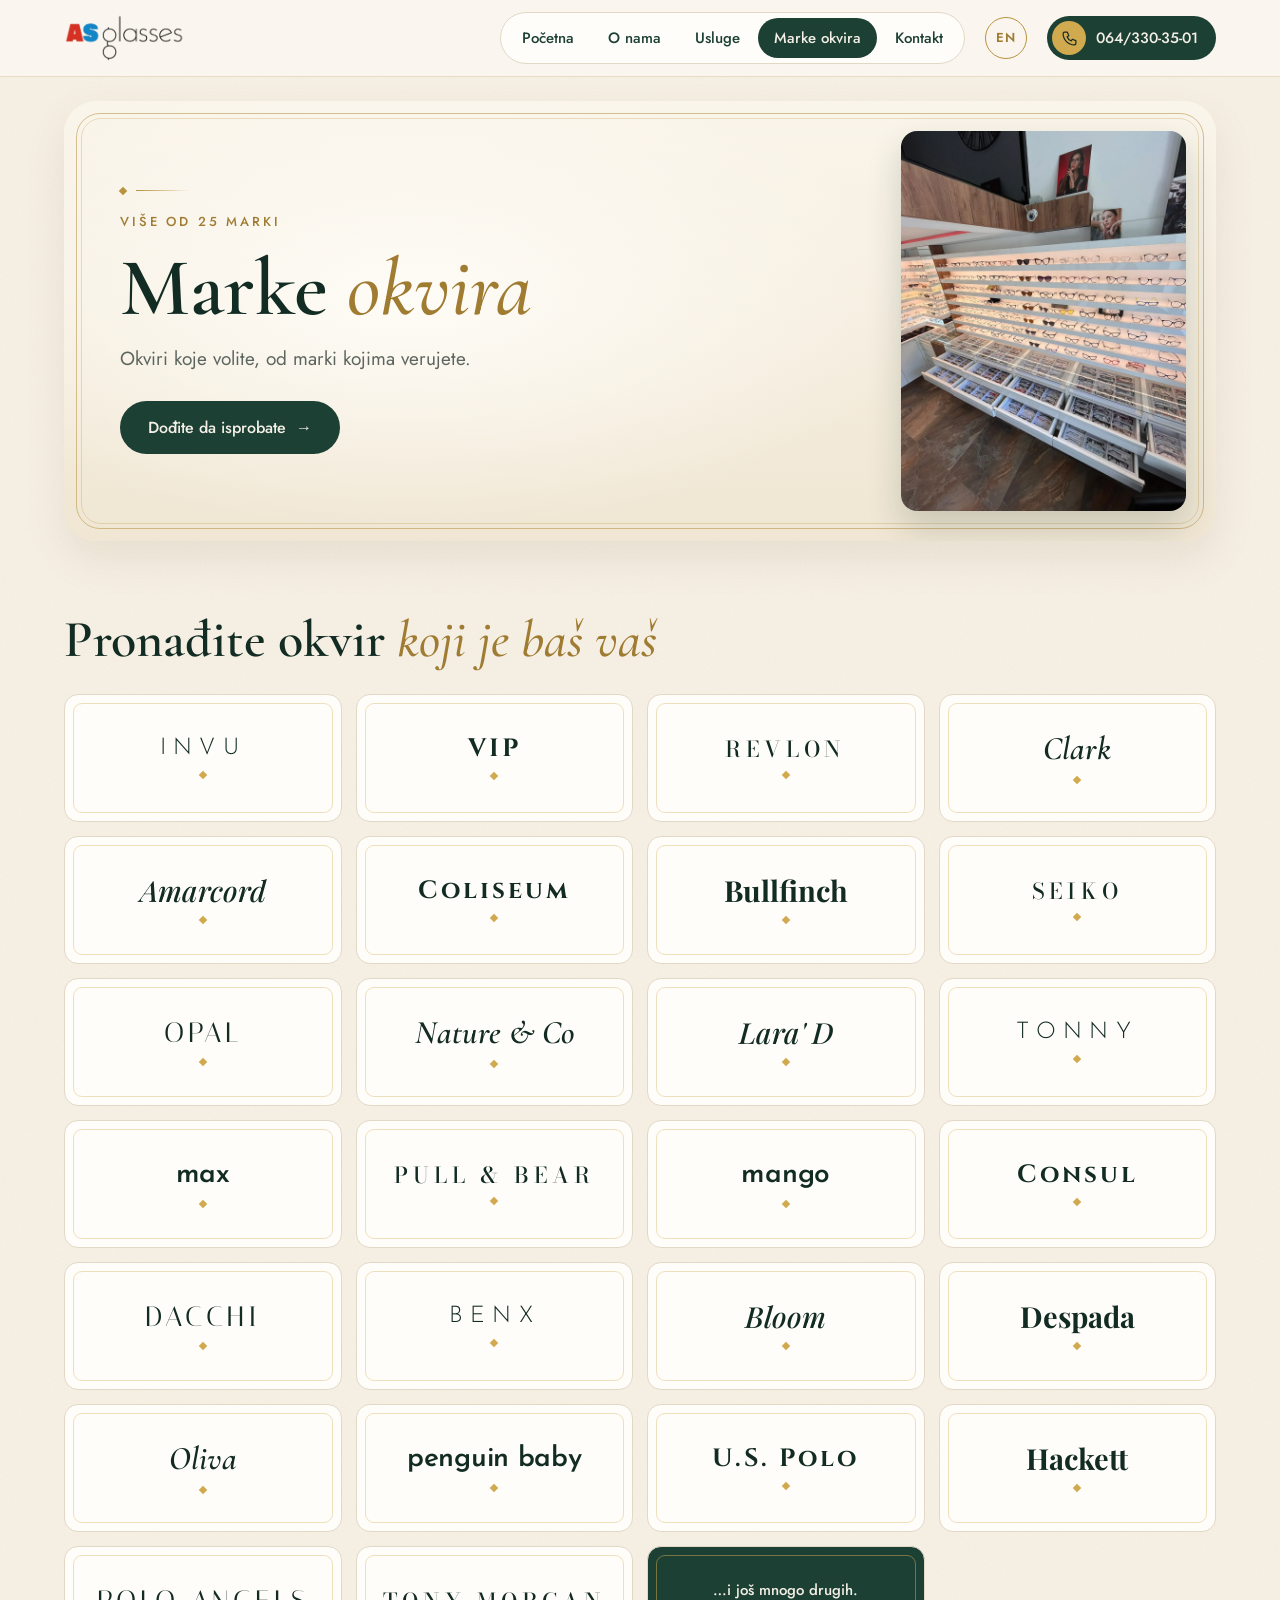
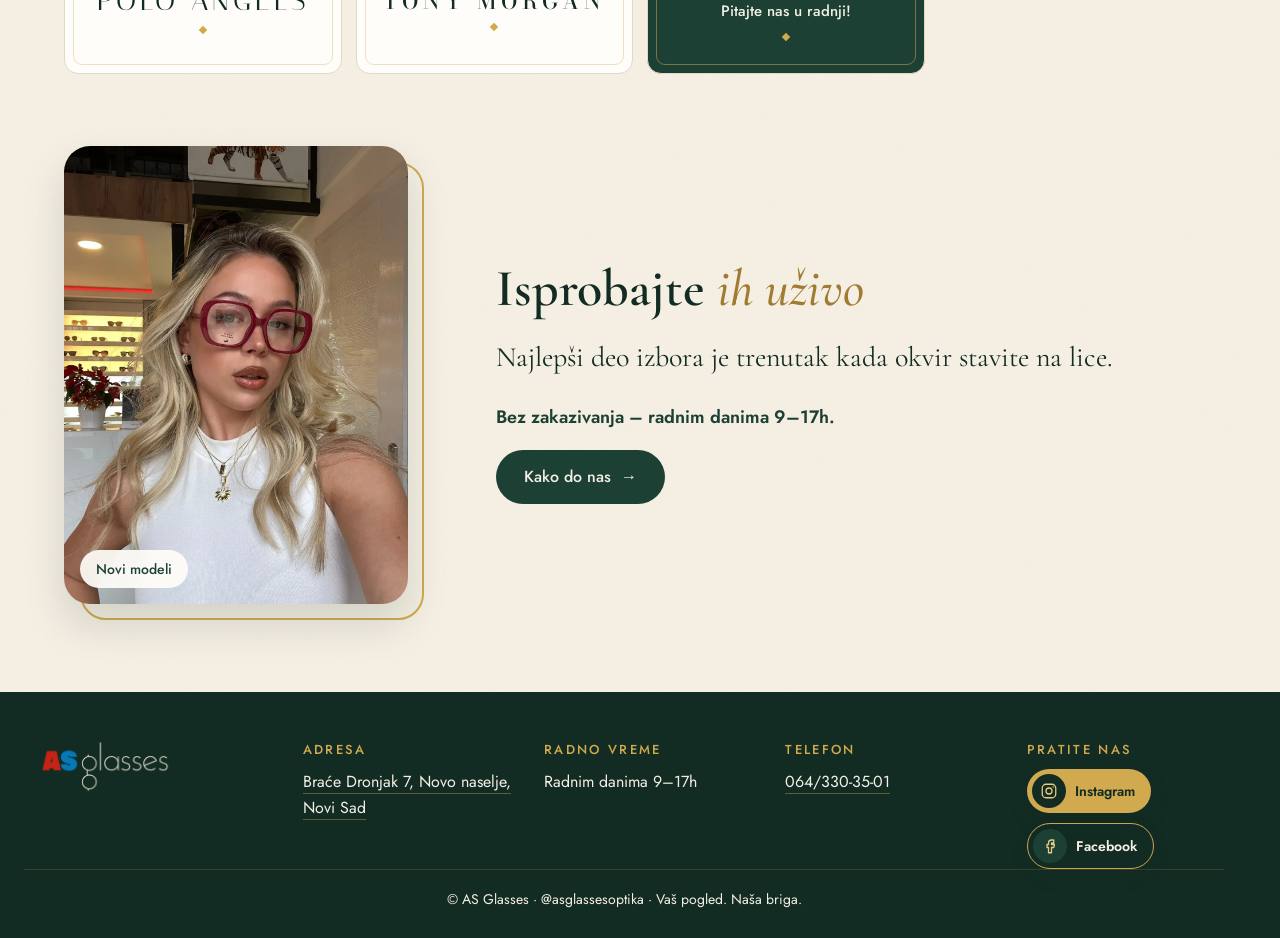
<file: marke.html>
<!doctype html>
<html lang="sr-Latn">
<head>
  <meta charset="utf-8">
  <meta name="viewport" content="width=device-width, initial-scale=1, viewport-fit=cover">
  <title>Marke okvira – AS Glasses optika Novi Sad</title>
  <meta name="description" content="Okviri poznatih marki u optici AS Glasses u Novom Sadu: InVu, Revlon, Seiko, Mango, Pull &amp; Bear, U.S. Polo, Hackett i mnoge druge.">
  <meta name="color-scheme" content="light">
  <meta name="theme-color" content="#f8f2e6">
  <link rel="icon" type="image/png" href="ikonica.png">
  <link rel="apple-touch-icon" href="ikonica.png">
  <link rel="preconnect" href="https://fonts.googleapis.com">
  <link rel="preconnect" href="https://fonts.gstatic.com" crossorigin>
  <link href="https://fonts.googleapis.com/css2?family=Anton&family=Cormorant+Garamond:ital,wght@0,500;0,600;1,500;1,600&family=Jost:wght@400;500;600&family=Bodoni+Moda:wght@500&family=Cinzel:wght@700&family=Italiana&family=Josefin+Sans:wght@300;600&family=Playfair+Display:ital,wght@0,700;1,500&display=swap" rel="stylesheet">
  <link rel="stylesheet" href="style.css">
</head>
<body>
  <header class="zaglavlje">
    <div class="zaglavlje-unutra">
      <a class="brend" href="index.html"><img src="logo.webp" alt="AS Glasses – početna" width="1083" height="442"></a>
      <nav class="meni" aria-label="Glavni meni">
        <a href="index.html"><svg viewBox="0 0 24 24" fill="none" stroke="currentColor" stroke-width="1.7" stroke-linecap="round" stroke-linejoin="round" aria-hidden="true"><path d="M3 11l9-7 9 7"/><path d="M5 10v10h14V10"/><path d="M10 20v-6h4v6"/></svg><span>Početna</span></a>
        <a href="o-nama.html"><svg viewBox="0 0 24 24" fill="none" stroke="currentColor" stroke-width="1.7" stroke-linecap="round" stroke-linejoin="round" aria-hidden="true"><circle cx="12" cy="8" r="4"/><path d="M4 21c1.5-4 4.5-6 8-6s6.5 2 8 6"/></svg><span>O nama</span></a>
        <a href="usluge.html"><svg viewBox="0 0 24 24" fill="none" stroke="currentColor" stroke-width="1.7" stroke-linecap="round" stroke-linejoin="round" aria-hidden="true"><path d="M12 3l1.9 5.6L19.5 10l-5.6 1.9L12 17.5l-1.9-5.6L4.5 10l5.6-1.4z"/><path d="M19 16l.7 2 2 .7-2 .7-.7 2-.7-2-2-.7 2-.7z"/></svg><span>Usluge</span></a>
        <a href="marke.html" class="aktivan" aria-current="page"><svg viewBox="0 0 24 24" fill="none" stroke="currentColor" stroke-width="1.7" stroke-linecap="round" stroke-linejoin="round" aria-hidden="true"><circle cx="6.5" cy="14" r="3.5"/><circle cx="17.5" cy="14" r="3.5"/><path d="M10 14c1-1 3-1 4 0M3 14l1.5-6M21 14l-1.5-6"/></svg><span>Marke<span class="sakrij-tel"> okvira</span></span></a>
        <a href="kontakt.html"><svg viewBox="0 0 24 24" fill="none" stroke="currentColor" stroke-width="1.7" stroke-linecap="round" stroke-linejoin="round" aria-hidden="true"><path d="M12 21s-7-6.2-7-11.5a7 7 0 0 1 14 0C19 14.8 12 21 12 21z"/><circle cx="12" cy="9.5" r="2.5"/></svg><span>Kontakt</span></a>
      </nav>
      <a class="jezik" href="brands.html" lang="en" hreflang="en" aria-label="English version">EN</a>
      <a class="tel-dugme" href="tel:+381643303501"><span class="krug"><svg viewBox="0 0 24 24" fill="none" stroke="currentColor" stroke-width="1.7" stroke-linecap="round" stroke-linejoin="round" aria-hidden="true"><path d="M5 3h4l2 5-2.5 1.5a11 11 0 0 0 6 6L16 13l5 2v4a2 2 0 0 1-2 2A16 16 0 0 1 3 5a2 2 0 0 1 2-2z"/></svg></span>064/330-35-01</a>
    </div>
  </header>

  <main>
    <section class="omot">
      <div class="baner-kartica">
        <div class="baner-tekst">
          <div class="ukras" aria-hidden="true"><i></i><b></b><i></i></div>
          <span class="oznaka-mala">Više od 25 marki</span>
          <h1>Marke <span>okvira</span></h1>
          <p>Okviri koje volite, od marki kojima verujete.</p>
          <a class="dugme" href="#isprobajte">Dođite da isprobate <span class="strelica" aria-hidden="true">→</span></a>
        </div>
        <div class="baner-foto-okvir"><img class="baner-foto" src="naocare.webp" alt="Police sa okvirima u optici AS Glasses"></div>
      </div>
    </section>
    <section class="sadrzaj">
      <div class="naslov-sekcije pojavi">
        <h2>Pronađite okvir <span>koji je baš vaš</span></h2>
      </div>
      <ul class="marke">
        <li class="pojavi" data-kasnjenje="0"><span class="zig z4">InVu</span></li>
        <li class="pojavi" data-kasnjenje="70"><span class="zig z1">VIP</span></li>
        <li class="pojavi" data-kasnjenje="140"><span class="zig z3">Revlon</span></li>
        <li class="pojavi" data-kasnjenje="210"><span class="zig z6">Clark</span></li>
        <li class="pojavi" data-kasnjenje="0"><span class="zig z7">Amarcord</span></li>
        <li class="pojavi" data-kasnjenje="70"><span class="zig z1">Coliseum</span></li>
        <li class="pojavi" data-kasnjenje="140"><span class="zig z2">Bullfinch</span></li>
        <li class="pojavi" data-kasnjenje="210"><span class="zig z3">Seiko</span></li>
        <li class="pojavi" data-kasnjenje="0"><span class="zig z5">Opal</span></li>
        <li class="pojavi" data-kasnjenje="70"><span class="zig z6">Nature &amp; Co</span></li>
        <li class="pojavi" data-kasnjenje="140"><span class="zig z7">Lara' D</span></li>
        <li class="pojavi" data-kasnjenje="210"><span class="zig z4">Tonny</span></li>
        <li class="pojavi" data-kasnjenje="0"><span class="zig z8">Max</span></li>
        <li class="pojavi" data-kasnjenje="70"><span class="zig z3">Pull &amp; Bear</span></li>
        <li class="pojavi" data-kasnjenje="140"><span class="zig z8">Mango</span></li>
        <li class="pojavi" data-kasnjenje="210"><span class="zig z1">Consul</span></li>
        <li class="pojavi" data-kasnjenje="0"><span class="zig z5">Dacchi</span></li>
        <li class="pojavi" data-kasnjenje="70"><span class="zig z4">Benx</span></li>
        <li class="pojavi" data-kasnjenje="140"><span class="zig z7">Bloom</span></li>
        <li class="pojavi" data-kasnjenje="210"><span class="zig z2">Despada</span></li>
        <li class="pojavi" data-kasnjenje="0"><span class="zig z6">Oliva</span></li>
        <li class="pojavi" data-kasnjenje="70"><span class="zig z8">Penguin Baby</span></li>
        <li class="pojavi" data-kasnjenje="140"><span class="zig z1">U.S. Polo</span></li>
        <li class="pojavi" data-kasnjenje="210"><span class="zig z2">Hackett</span></li>
        <li class="pojavi" data-kasnjenje="0"><span class="zig z5">Polo Angels</span></li>
        <li class="pojavi" data-kasnjenje="70"><span class="zig z3">Tony Morgan</span></li>
        <li class="jos pojavi">…i još mnogo drugih.<br>Pitajte nas u radnji!</li>
      </ul>
    </section>

    <section class="sadrzaj uzi" id="isprobajte" style="scroll-margin-top:90px">
      <div class="tekst-foto obrnuto">
        <div class="foto-ram pojavi"><img src="devojka.webp" alt="Devojka sa crvenim naočarima u optici AS Glasses" width="1200" height="1600" loading="lazy"><span class="pilula">Novi modeli</span></div>
        <div class="uvod pojavi" data-kasnjenje="150">
          <h2>Isprobajte <span>ih uživo</span></h2>
          <p class="istaknut">Najlepši deo izbora je trenutak kada okvir stavite na lice.</p>
          <p><strong>Bez zakazivanja – radnim danima 9–17h.</strong></p>
          <a class="dugme" href="kontakt.html">Kako do nas <span class="strelica" aria-hidden="true">→</span></a>
        </div>
      </div>
    </section>

  </main>

  <footer class="podnozje">
    <div class="podnozje-unutra">
      <img class="podnozje-logo" src="logo-svetli.webp" alt="AS Glasses" width="1083" height="442" loading="lazy">
      <div>
        <h4>Adresa</h4>
        <p><a href="kontakt.html">Braće Dronjak 7, Novo naselje, Novi Sad</a></p>
      </div>
      <div>
        <h4>Radno vreme</h4>
        <p>Radnim danima 9–17h</p>
      </div>
      <div>
        <h4>Telefon</h4>
        <p><a href="tel:+381643303501">064/330-35-01</a></p>
      </div>
      <div>
        <h4>Pratite nas</h4>
        <div class="mreze mreze-male"><a class="mreza mreza-ig" href="https://www.instagram.com/asglassesoptika/" target="_blank" rel="noopener"><span class="mreza-ikona"><svg viewBox="0 0 24 24" fill="none" stroke="currentColor" stroke-width="1.7" stroke-linecap="round" stroke-linejoin="round" aria-hidden="true"><rect x="3" y="3" width="18" height="18" rx="5"/><circle cx="12" cy="12" r="4"/><circle cx="17.5" cy="6.5" r="1" fill="currentColor" stroke="none"/></svg></span><span class="mreza-tekst"><b>Instagram</b><small>@asglassesoptika</small></span></a><a class="mreza mreza-fb" href="https://www.facebook.com/asglassesoptika" target="_blank" rel="noopener"><span class="mreza-ikona"><svg viewBox="0 0 24 24" fill="none" stroke="currentColor" stroke-width="1.7" stroke-linecap="round" stroke-linejoin="round" aria-hidden="true"><path d="M14 8h3V4h-3a4 4 0 0 0-4 4v2H8v4h2v7h4v-7h3l1-4h-4V8.5c0-.3.2-.5.5-.5z"/></svg></span><span class="mreza-tekst"><b>Facebook</b><small>@asglassesoptika</small></span></a></div>
      </div>
    </div>
    <p class="autor">© AS Glasses · @asglassesoptika · Vaš pogled. Naša briga.</p>
  </footer>

  <script src="script.js"></script>
</body>
</html>
</file>
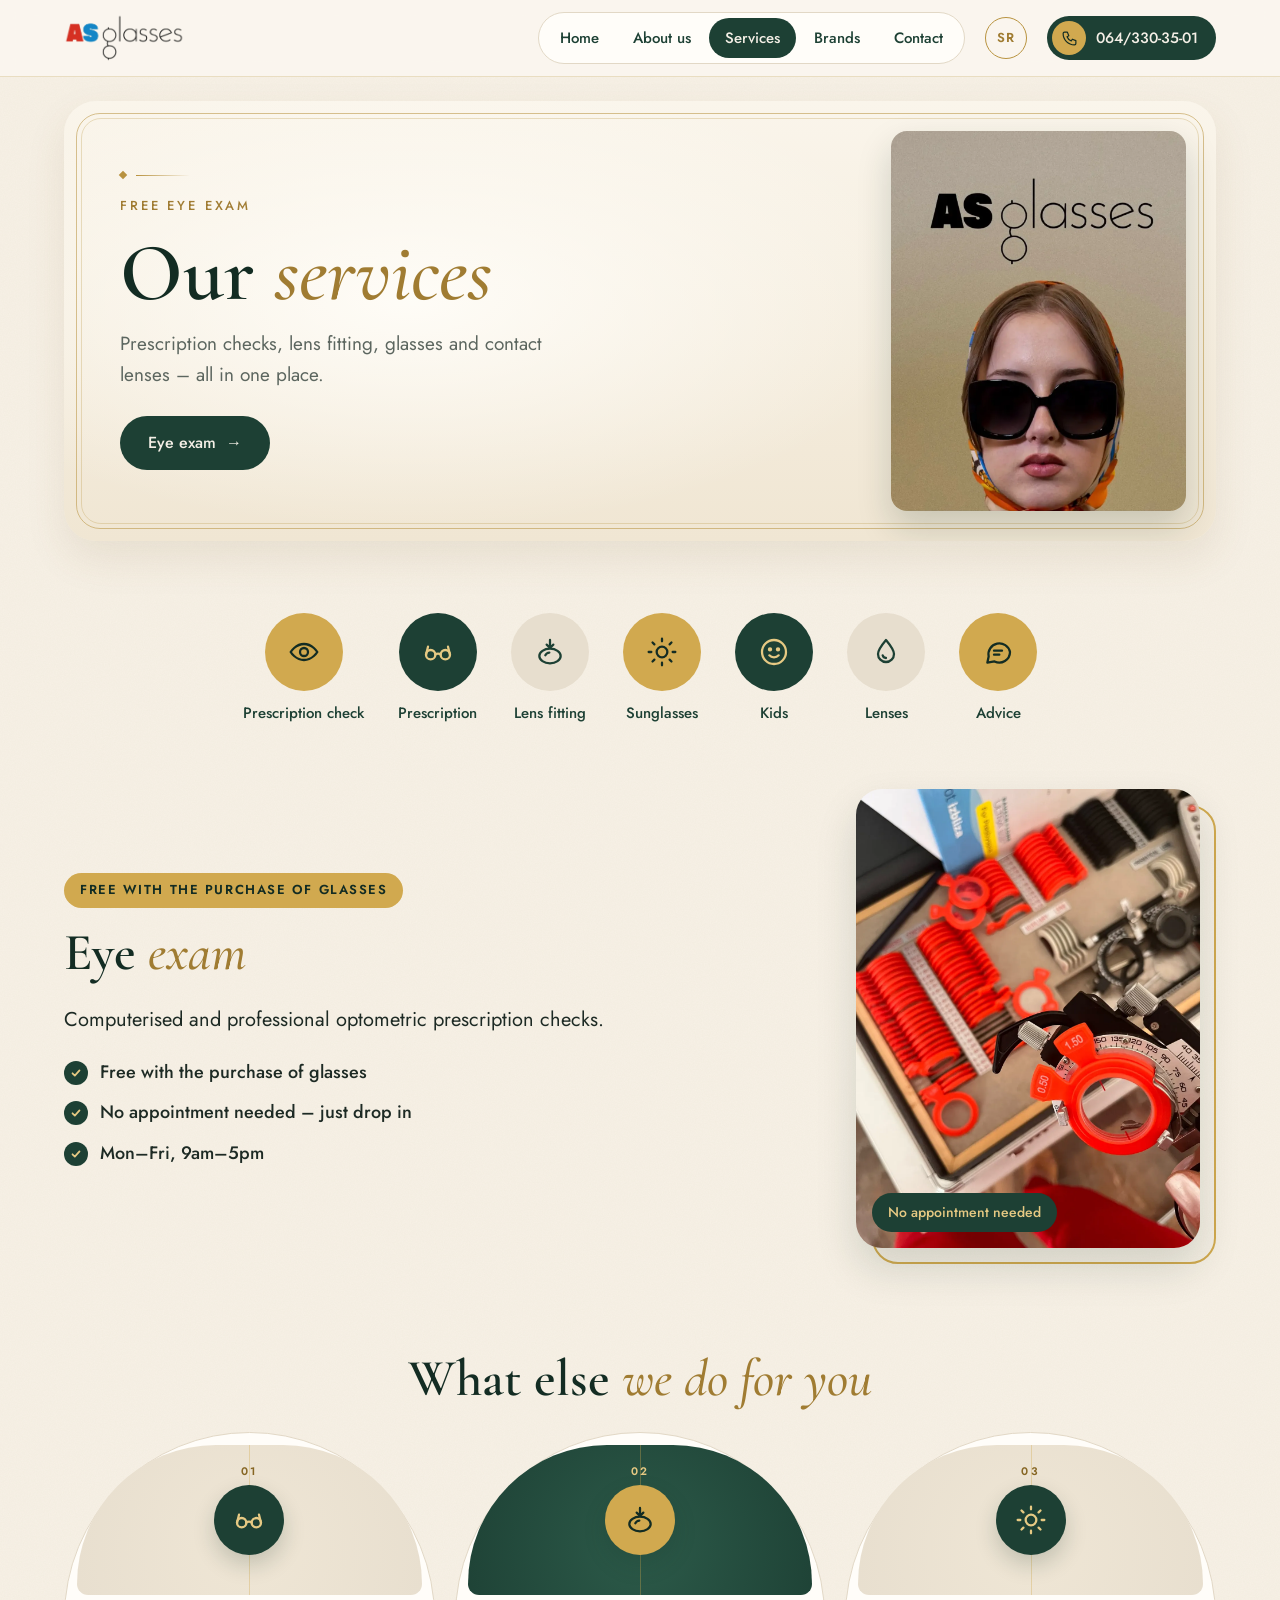
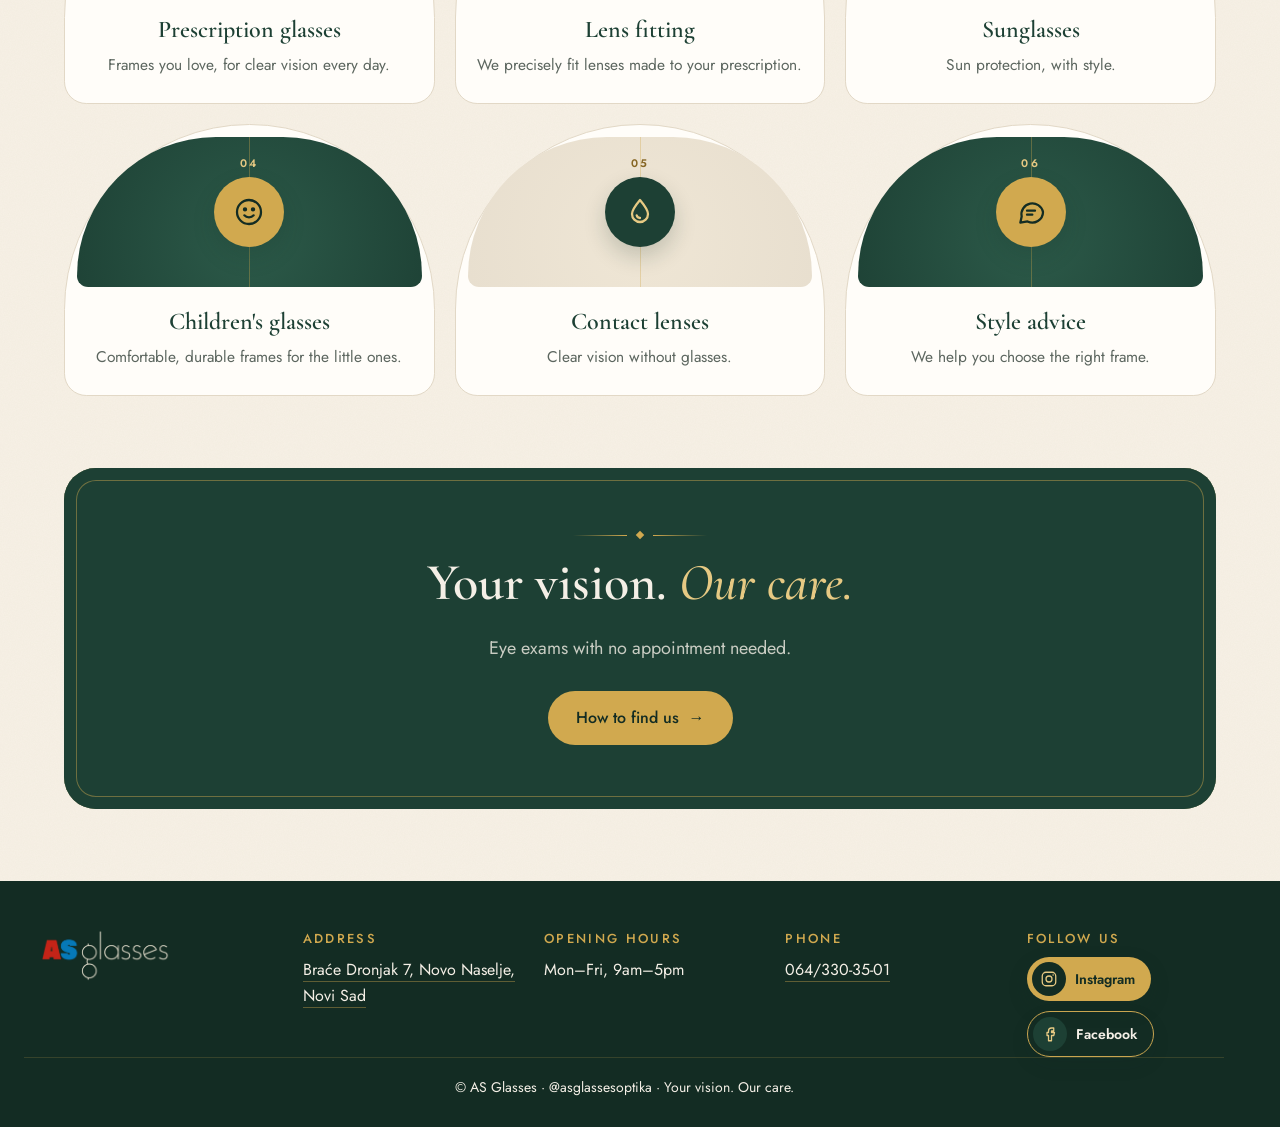
<file: services.html>
<!doctype html>
<html lang="en">
<head>
  <meta charset="utf-8">
  <meta name="viewport" content="width=device-width, initial-scale=1, viewport-fit=cover">
  <title>Services – AS Glasses optician Novi Sad</title>
  <meta name="description" content="Computerised and professional optometric prescription checks, lens fitting, a free eye exam with the purchase of glasses, no appointment needed. Prescription glasses, sunglasses, children&#x27;s glasses and contact lenses in Novi Sad.">
  <meta name="color-scheme" content="light">
  <meta name="theme-color" content="#f8f2e6">
  <link rel="icon" type="image/png" href="ikonica.png">
  <link rel="apple-touch-icon" href="ikonica.png">
  <link rel="preconnect" href="https://fonts.googleapis.com">
  <link rel="preconnect" href="https://fonts.gstatic.com" crossorigin>
  <link href="https://fonts.googleapis.com/css2?family=Anton&family=Cormorant+Garamond:ital,wght@0,500;0,600;1,500;1,600&family=Jost:wght@400;500;600&display=swap" rel="stylesheet">
  <link rel="stylesheet" href="style.css">
</head>
<body>
  <header class="zaglavlje">
    <div class="zaglavlje-unutra">
      <a class="brend" href="en.html"><img src="logo.webp" alt="AS Glasses – home" width="1083" height="442"></a>
      <nav class="meni" aria-label="Main menu">
        <a href="en.html"><svg viewBox="0 0 24 24" fill="none" stroke="currentColor" stroke-width="1.7" stroke-linecap="round" stroke-linejoin="round" aria-hidden="true"><path d="M3 11l9-7 9 7"/><path d="M5 10v10h14V10"/><path d="M10 20v-6h4v6"/></svg><span>Home</span></a>
        <a href="about.html"><svg viewBox="0 0 24 24" fill="none" stroke="currentColor" stroke-width="1.7" stroke-linecap="round" stroke-linejoin="round" aria-hidden="true"><circle cx="12" cy="8" r="4"/><path d="M4 21c1.5-4 4.5-6 8-6s6.5 2 8 6"/></svg><span>About us</span></a>
        <a href="services.html" class="aktivan" aria-current="page"><svg viewBox="0 0 24 24" fill="none" stroke="currentColor" stroke-width="1.7" stroke-linecap="round" stroke-linejoin="round" aria-hidden="true"><path d="M12 3l1.9 5.6L19.5 10l-5.6 1.9L12 17.5l-1.9-5.6L4.5 10l5.6-1.4z"/><path d="M19 16l.7 2 2 .7-2 .7-.7 2-.7-2-2-.7 2-.7z"/></svg><span>Services</span></a>
        <a href="brands.html"><svg viewBox="0 0 24 24" fill="none" stroke="currentColor" stroke-width="1.7" stroke-linecap="round" stroke-linejoin="round" aria-hidden="true"><circle cx="6.5" cy="14" r="3.5"/><circle cx="17.5" cy="14" r="3.5"/><path d="M10 14c1-1 3-1 4 0M3 14l1.5-6M21 14l-1.5-6"/></svg><span>Brands<span class="sakrij-tel"> </span></span></a>
        <a href="contact.html"><svg viewBox="0 0 24 24" fill="none" stroke="currentColor" stroke-width="1.7" stroke-linecap="round" stroke-linejoin="round" aria-hidden="true"><path d="M12 21s-7-6.2-7-11.5a7 7 0 0 1 14 0C19 14.8 12 21 12 21z"/><circle cx="12" cy="9.5" r="2.5"/></svg><span>Contact</span></a>
      </nav>
      <a class="jezik" href="usluge.html" lang="sr-Latn" hreflang="sr-Latn" aria-label="Srpska verzija">SR</a>
      <a class="tel-dugme" href="tel:+381643303501"><span class="krug"><svg viewBox="0 0 24 24" fill="none" stroke="currentColor" stroke-width="1.7" stroke-linecap="round" stroke-linejoin="round" aria-hidden="true"><path d="M5 3h4l2 5-2.5 1.5a11 11 0 0 0 6 6L16 13l5 2v4a2 2 0 0 1-2 2A16 16 0 0 1 3 5a2 2 0 0 1 2-2z"/></svg></span>064/330-35-01</a>
    </div>
  </header>

  <main>
    <section class="omot">
      <div class="baner-kartica">
        <div class="baner-tekst">
          <div class="ukras" aria-hidden="true"><i></i><b></b><i></i></div>
          <span class="oznaka-mala">Free eye exam</span>
          <h1>Our <span>services</span></h1>
          <p>Prescription checks, lens fitting, glasses and contact lenses – all in one place.</p>
          <a class="dugme" href="#pregled">Eye exam <span class="strelica" aria-hidden="true">→</span></a>
        </div>
        <div class="baner-foto-okvir"><img class="baner-foto" src="usluge.webp" alt="Woman in a headscarf wearing large black sunglasses, below the AS Glasses logo"></div>
      </div>
    </section>
    <section class="sadrzaj">
      <ul class="kategorije pojavi" aria-label="Service shortcuts">
        <li><a href="#pregled"><span class="krug"><svg viewBox="0 0 24 24" fill="none" stroke="currentColor" stroke-width="1.7" stroke-linecap="round" stroke-linejoin="round" aria-hidden="true"><path d="M2 12s3.6-6 10-6 10 6 10 6-3.6 6-10 6S2 12 2 12z"/><circle cx="12" cy="12" r="3"/></svg></span>Prescription check</a></li>
        <li><a href="#dioptrijske"><span class="krug"><svg viewBox="0 0 24 24" fill="none" stroke="currentColor" stroke-width="1.7" stroke-linecap="round" stroke-linejoin="round" aria-hidden="true"><circle cx="6.5" cy="14" r="3.5"/><circle cx="17.5" cy="14" r="3.5"/><path d="M10 14c1-1 3-1 4 0M3 14l1.5-6M21 14l-1.5-6"/></svg></span>Prescription</a></li>
        <li><a href="#ugradnja"><span class="krug"><svg viewBox="0 0 24 24" fill="none" stroke="currentColor" stroke-width="1.7" stroke-linecap="round" stroke-linejoin="round" aria-hidden="true"><ellipse cx="12" cy="15" rx="8" ry="5.5"/><path d="M12 3v6M9.5 6.5L12 9l2.5-2.5"/><path d="M8.5 14.5a3.6 3.6 0 0 1 3-2"/></svg></span>Lens fitting</a></li>
        <li><a href="#suncane"><span class="krug"><svg viewBox="0 0 24 24" fill="none" stroke="currentColor" stroke-width="1.7" stroke-linecap="round" stroke-linejoin="round" aria-hidden="true"><circle cx="12" cy="12" r="4"/><path d="M12 2v2M12 20v2M4.9 4.9l1.4 1.4M17.7 17.7l1.4 1.4M2 12h2M20 12h2M4.9 19.1l1.4-1.4M17.7 6.3l1.4-1.4"/></svg></span>Sunglasses</a></li>
        <li><a href="#decje"><span class="krug"><svg viewBox="0 0 24 24" fill="none" stroke="currentColor" stroke-width="1.7" stroke-linecap="round" stroke-linejoin="round" aria-hidden="true"><circle cx="12" cy="12" r="9"/><path d="M8.5 14.5c1.8 2 5.2 2 7 0"/><circle cx="9" cy="10" r=".8" fill="currentColor"/><circle cx="15" cy="10" r=".8" fill="currentColor"/></svg></span>Kids</a></li>
        <li><a href="#sociva"><span class="krug"><svg viewBox="0 0 24 24" fill="none" stroke="currentColor" stroke-width="1.7" stroke-linecap="round" stroke-linejoin="round" aria-hidden="true"><path d="M12 3c3.5 4.2 6 7.6 6 10.5a6 6 0 0 1-12 0C6 10.6 8.5 7.2 12 3z"/><path d="M9.5 14.5a2.6 2.6 0 0 0 2.5 2"/></svg></span>Lenses</a></li>
        <li><a href="#savet"><span class="krug"><svg viewBox="0 0 24 24" fill="none" stroke="currentColor" stroke-width="1.7" stroke-linecap="round" stroke-linejoin="round" aria-hidden="true"><path d="M21 12a8 8 0 0 1-11.6 7.1L4 20l1-4.6A8 8 0 1 1 21 12z"/><path d="M9 11h6M9 14h4"/></svg></span>Advice</a></li>
      </ul>

      <div class="tekst-foto istaknuto" id="pregled">
        <div class="pojavi">
          <span class="znacka">Free with the purchase of glasses</span>
          <h2>Eye <span>exam</span></h2>
          <p class="istaknut-mali">Computerised and professional optometric prescription checks.</p>
          <ul class="kvacice">
            <li>Free with the purchase of glasses</li>
            <li>No appointment needed – just drop in</li>
            <li>Mon–Fri, 9am–5pm</li>
          </ul>
        </div>
        <div class="foto-ram pojavi" data-kasnjenje="150"><img src="pregled.webp" alt="Eye exam equipment" width="1200" height="1600" loading="lazy"><span class="pilula tamna">No appointment needed</span></div>
      </div>

      <div class="naslov-sekcije centar pojavi">
        <h2>What else <span>we do for you</span></h2>
      </div>
      <div class="lukovi">
        <article class="luk pojavi" id="dioptrijske" data-kasnjenje="0">
          <div class="luk-prozor"><span class="luk-broj">01</span><span class="luk-ikona"><svg viewBox="0 0 24 24" fill="none" stroke="currentColor" stroke-width="1.7" stroke-linecap="round" stroke-linejoin="round" aria-hidden="true"><circle cx="6.5" cy="14" r="3.5"/><circle cx="17.5" cy="14" r="3.5"/><path d="M10 14c1-1 3-1 4 0M3 14l1.5-6M21 14l-1.5-6"/></svg></span></div>
          <h3>Prescription glasses</h3>
          <p>Frames you love, for clear vision every day.</p>
        </article>
        <article class="luk pojavi" id="ugradnja" data-kasnjenje="100">
          <div class="luk-prozor"><span class="luk-broj">02</span><span class="luk-ikona"><svg viewBox="0 0 24 24" fill="none" stroke="currentColor" stroke-width="1.7" stroke-linecap="round" stroke-linejoin="round" aria-hidden="true"><ellipse cx="12" cy="15" rx="8" ry="5.5"/><path d="M12 3v6M9.5 6.5L12 9l2.5-2.5"/><path d="M8.5 14.5a3.6 3.6 0 0 1 3-2"/></svg></span></div>
          <h3>Lens fitting</h3>
          <p>We precisely fit lenses made to your prescription.</p>
        </article>
        <article class="luk pojavi" id="suncane" data-kasnjenje="200">
          <div class="luk-prozor"><span class="luk-broj">03</span><span class="luk-ikona"><svg viewBox="0 0 24 24" fill="none" stroke="currentColor" stroke-width="1.7" stroke-linecap="round" stroke-linejoin="round" aria-hidden="true"><circle cx="12" cy="12" r="4"/><path d="M12 2v2M12 20v2M4.9 4.9l1.4 1.4M17.7 17.7l1.4 1.4M2 12h2M20 12h2M4.9 19.1l1.4-1.4M17.7 6.3l1.4-1.4"/></svg></span></div>
          <h3>Sunglasses</h3>
          <p>Sun protection, with style.</p>
        </article>
        <article class="luk pojavi" id="decje" data-kasnjenje="0">
          <div class="luk-prozor"><span class="luk-broj">04</span><span class="luk-ikona"><svg viewBox="0 0 24 24" fill="none" stroke="currentColor" stroke-width="1.7" stroke-linecap="round" stroke-linejoin="round" aria-hidden="true"><circle cx="12" cy="12" r="9"/><path d="M8.5 14.5c1.8 2 5.2 2 7 0"/><circle cx="9" cy="10" r=".8" fill="currentColor"/><circle cx="15" cy="10" r=".8" fill="currentColor"/></svg></span></div>
          <h3>Children's glasses</h3>
          <p>Comfortable, durable frames for the little ones.</p>
        </article>
        <article class="luk pojavi" id="sociva" data-kasnjenje="100">
          <div class="luk-prozor"><span class="luk-broj">05</span><span class="luk-ikona"><svg viewBox="0 0 24 24" fill="none" stroke="currentColor" stroke-width="1.7" stroke-linecap="round" stroke-linejoin="round" aria-hidden="true"><path d="M12 3c3.5 4.2 6 7.6 6 10.5a6 6 0 0 1-12 0C6 10.6 8.5 7.2 12 3z"/><path d="M9.5 14.5a2.6 2.6 0 0 0 2.5 2"/></svg></span></div>
          <h3>Contact lenses</h3>
          <p>Clear vision without glasses.</p>
        </article>
        <article class="luk pojavi" id="savet" data-kasnjenje="200">
          <div class="luk-prozor"><span class="luk-broj">06</span><span class="luk-ikona"><svg viewBox="0 0 24 24" fill="none" stroke="currentColor" stroke-width="1.7" stroke-linecap="round" stroke-linejoin="round" aria-hidden="true"><path d="M21 12a8 8 0 0 1-11.6 7.1L4 20l1-4.6A8 8 0 1 1 21 12z"/><path d="M9 11h6M9 14h4"/></svg></span></div>
          <h3>Style advice</h3>
          <p>We help you choose the right frame.</p>
        </article>
      </div>
      <p class="prevuci">← swipe →</p>
    </section>

    <section class="sadrzaj uzi">
      <div class="poziv-kartica pojavi">
        <div class="ukras" aria-hidden="true"><i></i><b></b><i></i></div>
        <h2>Your vision. <span>Our care.</span></h2>
        <p>Eye exams with no appointment needed.</p>
        <a class="dugme zlatno" href="contact.html">How to find us <span class="strelica" aria-hidden="true">→</span></a>
      </div>
    </section>
  </main>

  <footer class="podnozje">
    <div class="podnozje-unutra">
      <img class="podnozje-logo" src="logo-svetli.webp" alt="AS Glasses" width="1083" height="442" loading="lazy">
      <div>
        <h4>Address</h4>
        <p><a href="contact.html">Braće Dronjak 7, Novo Naselje, Novi Sad</a></p>
      </div>
      <div>
        <h4>Opening hours</h4>
        <p>Mon–Fri, 9am–5pm</p>
      </div>
      <div>
        <h4>Phone</h4>
        <p><a href="tel:+381643303501">064/330-35-01</a></p>
      </div>
      <div>
        <h4>Follow us</h4>
        <div class="mreze mreze-male"><a class="mreza mreza-ig" href="https://www.instagram.com/asglassesoptika/" target="_blank" rel="noopener"><span class="mreza-ikona"><svg viewBox="0 0 24 24" fill="none" stroke="currentColor" stroke-width="1.7" stroke-linecap="round" stroke-linejoin="round" aria-hidden="true"><rect x="3" y="3" width="18" height="18" rx="5"/><circle cx="12" cy="12" r="4"/><circle cx="17.5" cy="6.5" r="1" fill="currentColor" stroke="none"/></svg></span><span class="mreza-tekst"><b>Instagram</b><small>@asglassesoptika</small></span></a><a class="mreza mreza-fb" href="https://www.facebook.com/asglassesoptika" target="_blank" rel="noopener"><span class="mreza-ikona"><svg viewBox="0 0 24 24" fill="none" stroke="currentColor" stroke-width="1.7" stroke-linecap="round" stroke-linejoin="round" aria-hidden="true"><path d="M14 8h3V4h-3a4 4 0 0 0-4 4v2H8v4h2v7h4v-7h3l1-4h-4V8.5c0-.3.2-.5.5-.5z"/></svg></span><span class="mreza-tekst"><b>Facebook</b><small>@asglassesoptika</small></span></a></div>
      </div>
    </div>
    <p class="autor">© AS Glasses · @asglassesoptika · Your vision. Our care.</p>
  </footer>

  <script src="script.js"></script>
</body>
</html>
</file>
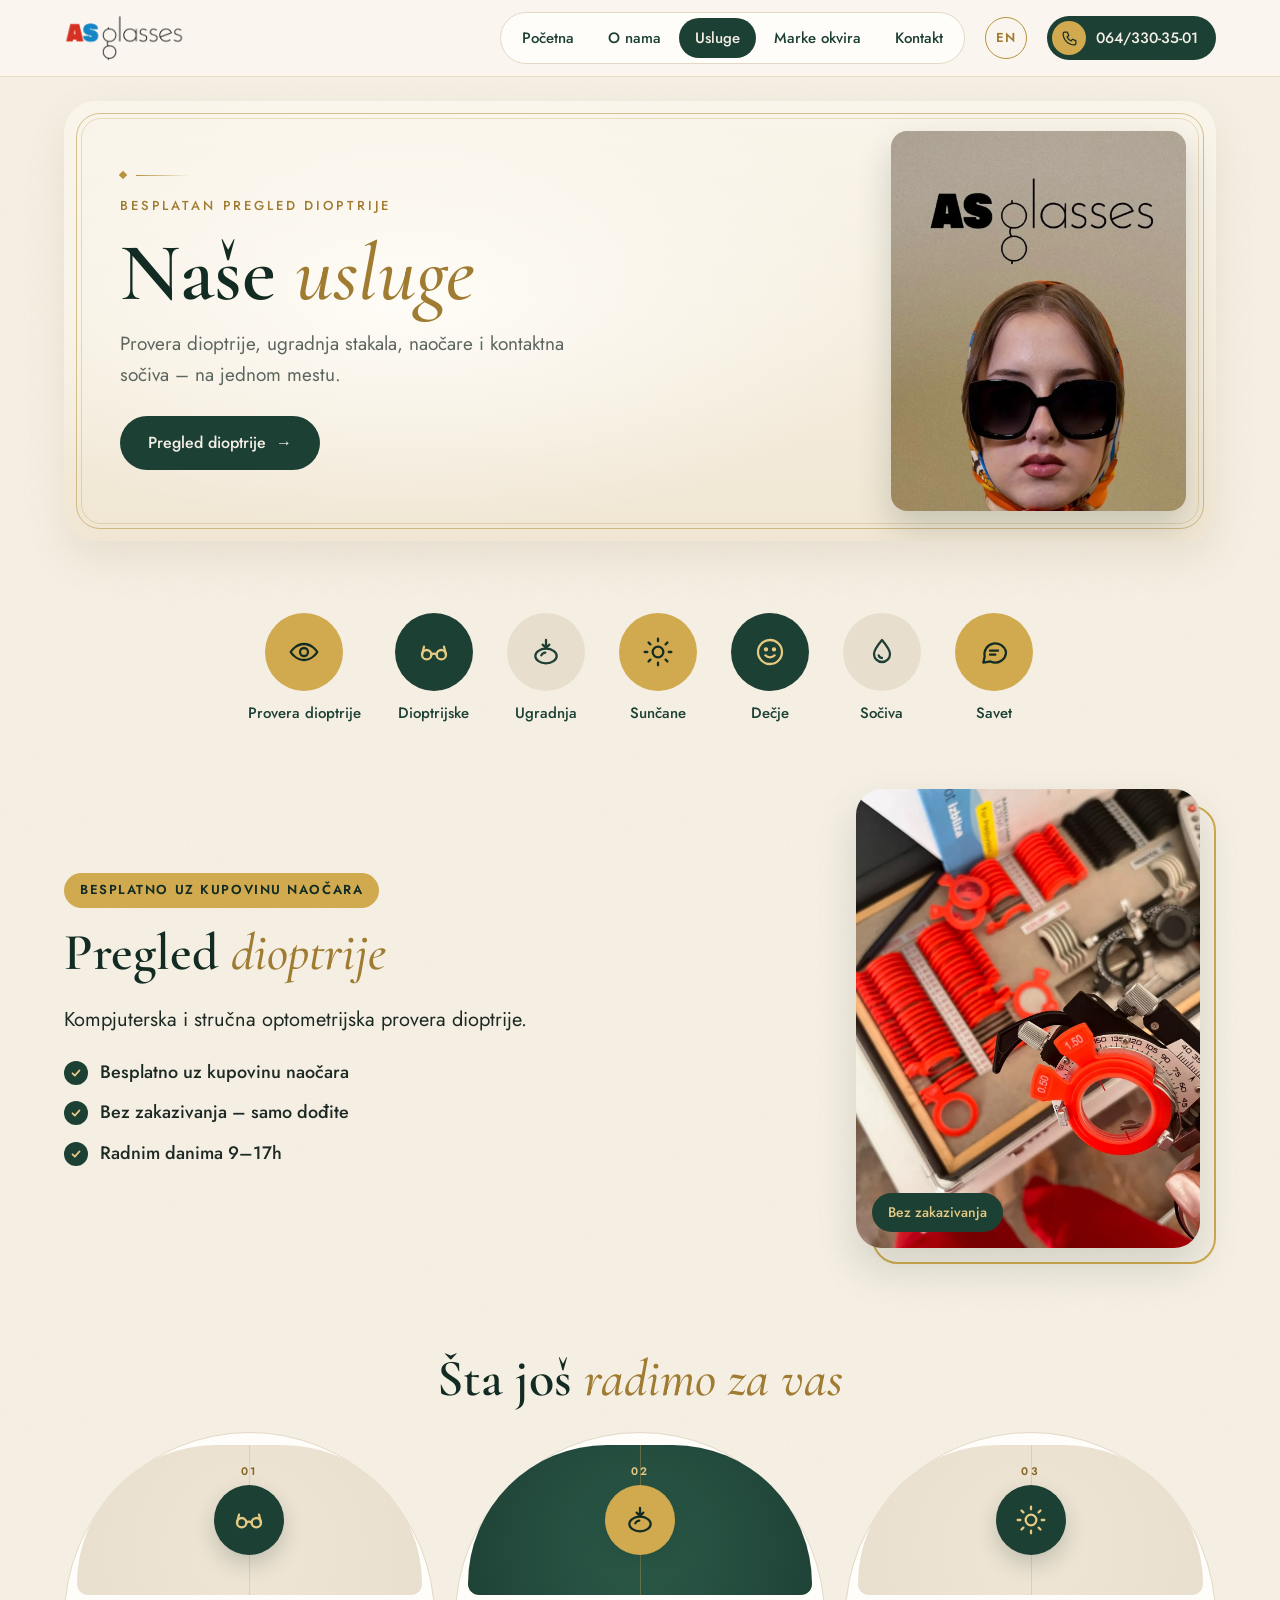
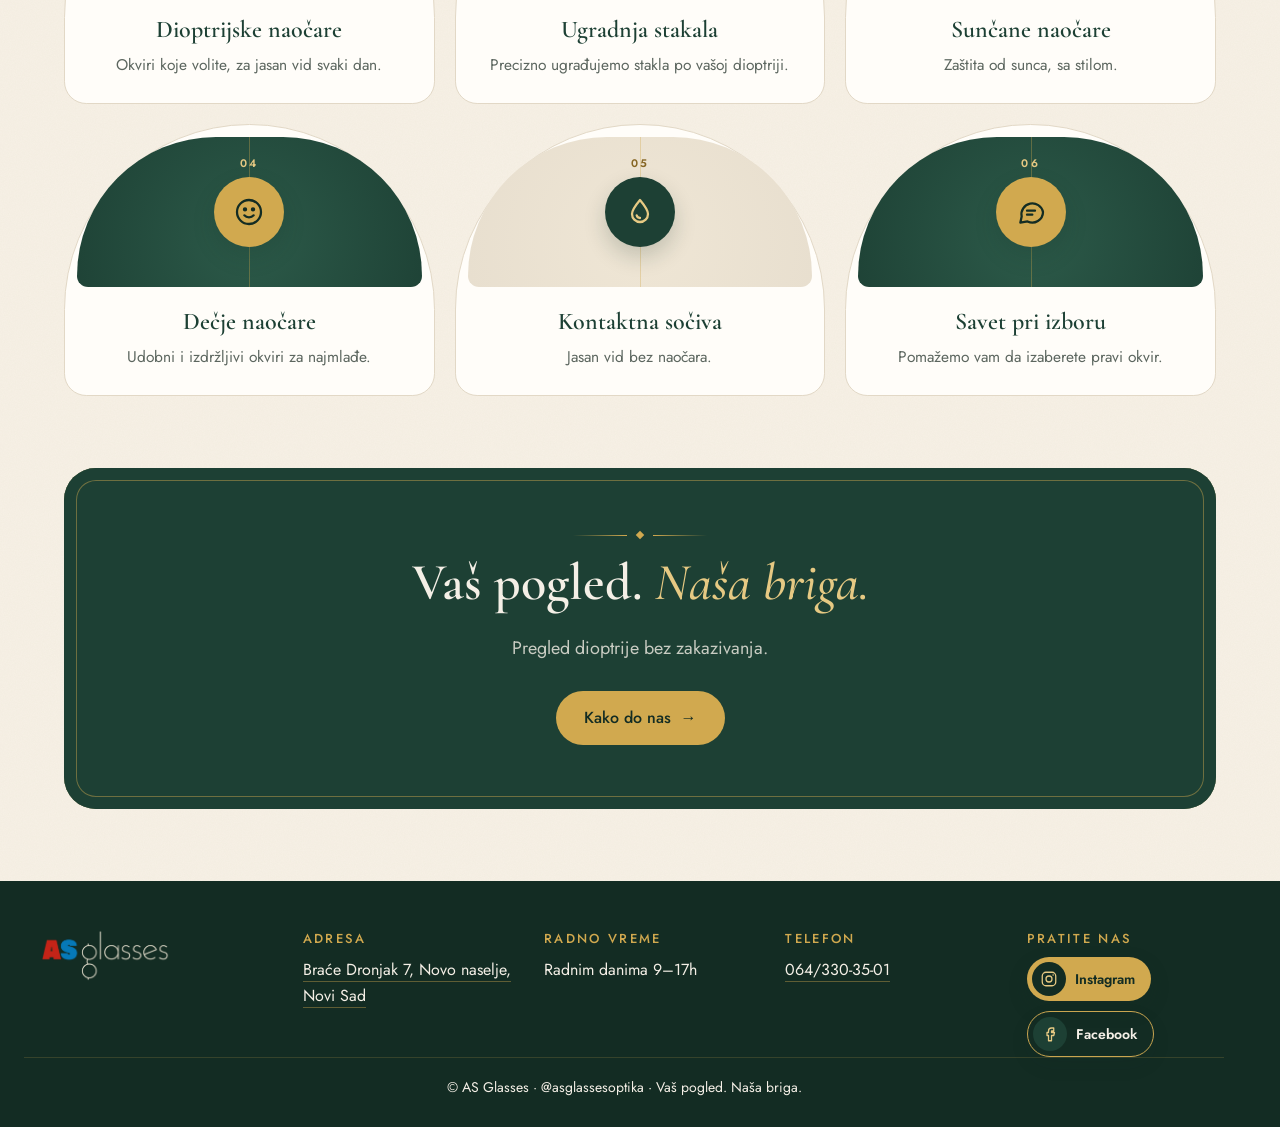
<file: usluge.html>
<!doctype html>
<html lang="sr-Latn">
<head>
  <meta charset="utf-8">
  <meta name="viewport" content="width=device-width, initial-scale=1, viewport-fit=cover">
  <title>Usluge – AS Glasses optika Novi Sad</title>
  <meta name="description" content="Kompjuterska i stručna optometrijska provera dioptrije, ugradnja stakala, besplatan pregled dioptrije uz kupovinu naočara, bez zakazivanja. Dioptrijske, sunčane i dečje naočare i kontaktna sočiva u Novom Sadu.">
  <meta name="color-scheme" content="light">
  <meta name="theme-color" content="#f8f2e6">
  <link rel="icon" type="image/png" href="ikonica.png">
  <link rel="apple-touch-icon" href="ikonica.png">
  <link rel="preconnect" href="https://fonts.googleapis.com">
  <link rel="preconnect" href="https://fonts.gstatic.com" crossorigin>
  <link href="https://fonts.googleapis.com/css2?family=Anton&family=Cormorant+Garamond:ital,wght@0,500;0,600;1,500;1,600&family=Jost:wght@400;500;600&display=swap" rel="stylesheet">
  <link rel="stylesheet" href="style.css">
</head>
<body>
  <header class="zaglavlje">
    <div class="zaglavlje-unutra">
      <a class="brend" href="index.html"><img src="logo.webp" alt="AS Glasses – početna" width="1083" height="442"></a>
      <nav class="meni" aria-label="Glavni meni">
        <a href="index.html"><svg viewBox="0 0 24 24" fill="none" stroke="currentColor" stroke-width="1.7" stroke-linecap="round" stroke-linejoin="round" aria-hidden="true"><path d="M3 11l9-7 9 7"/><path d="M5 10v10h14V10"/><path d="M10 20v-6h4v6"/></svg><span>Početna</span></a>
        <a href="o-nama.html"><svg viewBox="0 0 24 24" fill="none" stroke="currentColor" stroke-width="1.7" stroke-linecap="round" stroke-linejoin="round" aria-hidden="true"><circle cx="12" cy="8" r="4"/><path d="M4 21c1.5-4 4.5-6 8-6s6.5 2 8 6"/></svg><span>O nama</span></a>
        <a href="usluge.html" class="aktivan" aria-current="page"><svg viewBox="0 0 24 24" fill="none" stroke="currentColor" stroke-width="1.7" stroke-linecap="round" stroke-linejoin="round" aria-hidden="true"><path d="M12 3l1.9 5.6L19.5 10l-5.6 1.9L12 17.5l-1.9-5.6L4.5 10l5.6-1.4z"/><path d="M19 16l.7 2 2 .7-2 .7-.7 2-.7-2-2-.7 2-.7z"/></svg><span>Usluge</span></a>
        <a href="marke.html"><svg viewBox="0 0 24 24" fill="none" stroke="currentColor" stroke-width="1.7" stroke-linecap="round" stroke-linejoin="round" aria-hidden="true"><circle cx="6.5" cy="14" r="3.5"/><circle cx="17.5" cy="14" r="3.5"/><path d="M10 14c1-1 3-1 4 0M3 14l1.5-6M21 14l-1.5-6"/></svg><span>Marke<span class="sakrij-tel"> okvira</span></span></a>
        <a href="kontakt.html"><svg viewBox="0 0 24 24" fill="none" stroke="currentColor" stroke-width="1.7" stroke-linecap="round" stroke-linejoin="round" aria-hidden="true"><path d="M12 21s-7-6.2-7-11.5a7 7 0 0 1 14 0C19 14.8 12 21 12 21z"/><circle cx="12" cy="9.5" r="2.5"/></svg><span>Kontakt</span></a>
      </nav>
      <a class="jezik" href="services.html" lang="en" hreflang="en" aria-label="English version">EN</a>
      <a class="tel-dugme" href="tel:+381643303501"><span class="krug"><svg viewBox="0 0 24 24" fill="none" stroke="currentColor" stroke-width="1.7" stroke-linecap="round" stroke-linejoin="round" aria-hidden="true"><path d="M5 3h4l2 5-2.5 1.5a11 11 0 0 0 6 6L16 13l5 2v4a2 2 0 0 1-2 2A16 16 0 0 1 3 5a2 2 0 0 1 2-2z"/></svg></span>064/330-35-01</a>
    </div>
  </header>

  <main>
    <section class="omot">
      <div class="baner-kartica">
        <div class="baner-tekst">
          <div class="ukras" aria-hidden="true"><i></i><b></b><i></i></div>
          <span class="oznaka-mala">Besplatan pregled dioptrije</span>
          <h1>Naše <span>usluge</span></h1>
          <p>Provera dioptrije, ugradnja stakala, naočare i kontaktna sočiva – na jednom mestu.</p>
          <a class="dugme" href="#pregled">Pregled dioptrije <span class="strelica" aria-hidden="true">→</span></a>
        </div>
        <div class="baner-foto-okvir"><img class="baner-foto" src="usluge.webp" alt="Devojka sa velikim crnim sunčanim naočarima i maramom, ispod AS Glasses logotipa"></div>
      </div>
    </section>
    <section class="sadrzaj">
      <ul class="kategorije pojavi" aria-label="Prečice do usluga">
        <li><a href="#pregled"><span class="krug"><svg viewBox="0 0 24 24" fill="none" stroke="currentColor" stroke-width="1.7" stroke-linecap="round" stroke-linejoin="round" aria-hidden="true"><path d="M2 12s3.6-6 10-6 10 6 10 6-3.6 6-10 6S2 12 2 12z"/><circle cx="12" cy="12" r="3"/></svg></span>Provera dioptrije</a></li>
        <li><a href="#dioptrijske"><span class="krug"><svg viewBox="0 0 24 24" fill="none" stroke="currentColor" stroke-width="1.7" stroke-linecap="round" stroke-linejoin="round" aria-hidden="true"><circle cx="6.5" cy="14" r="3.5"/><circle cx="17.5" cy="14" r="3.5"/><path d="M10 14c1-1 3-1 4 0M3 14l1.5-6M21 14l-1.5-6"/></svg></span>Dioptrijske</a></li>
        <li><a href="#ugradnja"><span class="krug"><svg viewBox="0 0 24 24" fill="none" stroke="currentColor" stroke-width="1.7" stroke-linecap="round" stroke-linejoin="round" aria-hidden="true"><ellipse cx="12" cy="15" rx="8" ry="5.5"/><path d="M12 3v6M9.5 6.5L12 9l2.5-2.5"/><path d="M8.5 14.5a3.6 3.6 0 0 1 3-2"/></svg></span>Ugradnja</a></li>
        <li><a href="#suncane"><span class="krug"><svg viewBox="0 0 24 24" fill="none" stroke="currentColor" stroke-width="1.7" stroke-linecap="round" stroke-linejoin="round" aria-hidden="true"><circle cx="12" cy="12" r="4"/><path d="M12 2v2M12 20v2M4.9 4.9l1.4 1.4M17.7 17.7l1.4 1.4M2 12h2M20 12h2M4.9 19.1l1.4-1.4M17.7 6.3l1.4-1.4"/></svg></span>Sunčane</a></li>
        <li><a href="#decje"><span class="krug"><svg viewBox="0 0 24 24" fill="none" stroke="currentColor" stroke-width="1.7" stroke-linecap="round" stroke-linejoin="round" aria-hidden="true"><circle cx="12" cy="12" r="9"/><path d="M8.5 14.5c1.8 2 5.2 2 7 0"/><circle cx="9" cy="10" r=".8" fill="currentColor"/><circle cx="15" cy="10" r=".8" fill="currentColor"/></svg></span>Dečje</a></li>
        <li><a href="#sociva"><span class="krug"><svg viewBox="0 0 24 24" fill="none" stroke="currentColor" stroke-width="1.7" stroke-linecap="round" stroke-linejoin="round" aria-hidden="true"><path d="M12 3c3.5 4.2 6 7.6 6 10.5a6 6 0 0 1-12 0C6 10.6 8.5 7.2 12 3z"/><path d="M9.5 14.5a2.6 2.6 0 0 0 2.5 2"/></svg></span>Sočiva</a></li>
        <li><a href="#savet"><span class="krug"><svg viewBox="0 0 24 24" fill="none" stroke="currentColor" stroke-width="1.7" stroke-linecap="round" stroke-linejoin="round" aria-hidden="true"><path d="M21 12a8 8 0 0 1-11.6 7.1L4 20l1-4.6A8 8 0 1 1 21 12z"/><path d="M9 11h6M9 14h4"/></svg></span>Savet</a></li>
      </ul>

      <div class="tekst-foto istaknuto" id="pregled">
        <div class="pojavi">
          <span class="znacka">Besplatno uz kupovinu naočara</span>
          <h2>Pregled <span>dioptrije</span></h2>
          <p class="istaknut-mali">Kompjuterska i stručna optometrijska provera dioptrije.</p>
          <ul class="kvacice">
            <li>Besplatno uz kupovinu naočara</li>
            <li>Bez zakazivanja – samo dođite</li>
            <li>Radnim danima 9–17h</li>
          </ul>
        </div>
        <div class="foto-ram pojavi" data-kasnjenje="150"><img src="pregled.webp" alt="Oprema za pregled dioptrije" width="1200" height="1600" loading="lazy"><span class="pilula tamna">Bez zakazivanja</span></div>
      </div>

      <div class="naslov-sekcije centar pojavi">
        <h2>Šta još <span>radimo za vas</span></h2>
      </div>
      <div class="lukovi">
        <article class="luk pojavi" id="dioptrijske" data-kasnjenje="0">
          <div class="luk-prozor"><span class="luk-broj">01</span><span class="luk-ikona"><svg viewBox="0 0 24 24" fill="none" stroke="currentColor" stroke-width="1.7" stroke-linecap="round" stroke-linejoin="round" aria-hidden="true"><circle cx="6.5" cy="14" r="3.5"/><circle cx="17.5" cy="14" r="3.5"/><path d="M10 14c1-1 3-1 4 0M3 14l1.5-6M21 14l-1.5-6"/></svg></span></div>
          <h3>Dioptrijske naočare</h3>
          <p>Okviri koje volite, za jasan vid svaki dan.</p>
        </article>
        <article class="luk pojavi" id="ugradnja" data-kasnjenje="100">
          <div class="luk-prozor"><span class="luk-broj">02</span><span class="luk-ikona"><svg viewBox="0 0 24 24" fill="none" stroke="currentColor" stroke-width="1.7" stroke-linecap="round" stroke-linejoin="round" aria-hidden="true"><ellipse cx="12" cy="15" rx="8" ry="5.5"/><path d="M12 3v6M9.5 6.5L12 9l2.5-2.5"/><path d="M8.5 14.5a3.6 3.6 0 0 1 3-2"/></svg></span></div>
          <h3>Ugradnja stakala</h3>
          <p>Precizno ugrađujemo stakla po vašoj dioptriji.</p>
        </article>
        <article class="luk pojavi" id="suncane" data-kasnjenje="200">
          <div class="luk-prozor"><span class="luk-broj">03</span><span class="luk-ikona"><svg viewBox="0 0 24 24" fill="none" stroke="currentColor" stroke-width="1.7" stroke-linecap="round" stroke-linejoin="round" aria-hidden="true"><circle cx="12" cy="12" r="4"/><path d="M12 2v2M12 20v2M4.9 4.9l1.4 1.4M17.7 17.7l1.4 1.4M2 12h2M20 12h2M4.9 19.1l1.4-1.4M17.7 6.3l1.4-1.4"/></svg></span></div>
          <h3>Sunčane naočare</h3>
          <p>Zaštita od sunca, sa stilom.</p>
        </article>
        <article class="luk pojavi" id="decje" data-kasnjenje="0">
          <div class="luk-prozor"><span class="luk-broj">04</span><span class="luk-ikona"><svg viewBox="0 0 24 24" fill="none" stroke="currentColor" stroke-width="1.7" stroke-linecap="round" stroke-linejoin="round" aria-hidden="true"><circle cx="12" cy="12" r="9"/><path d="M8.5 14.5c1.8 2 5.2 2 7 0"/><circle cx="9" cy="10" r=".8" fill="currentColor"/><circle cx="15" cy="10" r=".8" fill="currentColor"/></svg></span></div>
          <h3>Dečje naočare</h3>
          <p>Udobni i izdržljivi okviri za najmlađe.</p>
        </article>
        <article class="luk pojavi" id="sociva" data-kasnjenje="100">
          <div class="luk-prozor"><span class="luk-broj">05</span><span class="luk-ikona"><svg viewBox="0 0 24 24" fill="none" stroke="currentColor" stroke-width="1.7" stroke-linecap="round" stroke-linejoin="round" aria-hidden="true"><path d="M12 3c3.5 4.2 6 7.6 6 10.5a6 6 0 0 1-12 0C6 10.6 8.5 7.2 12 3z"/><path d="M9.5 14.5a2.6 2.6 0 0 0 2.5 2"/></svg></span></div>
          <h3>Kontaktna sočiva</h3>
          <p>Jasan vid bez naočara.</p>
        </article>
        <article class="luk pojavi" id="savet" data-kasnjenje="200">
          <div class="luk-prozor"><span class="luk-broj">06</span><span class="luk-ikona"><svg viewBox="0 0 24 24" fill="none" stroke="currentColor" stroke-width="1.7" stroke-linecap="round" stroke-linejoin="round" aria-hidden="true"><path d="M21 12a8 8 0 0 1-11.6 7.1L4 20l1-4.6A8 8 0 1 1 21 12z"/><path d="M9 11h6M9 14h4"/></svg></span></div>
          <h3>Savet pri izboru</h3>
          <p>Pomažemo vam da izaberete pravi okvir.</p>
        </article>
      </div>
      <p class="prevuci">← prevucite →</p>
    </section>

    <section class="sadrzaj uzi">
      <div class="poziv-kartica pojavi">
        <div class="ukras" aria-hidden="true"><i></i><b></b><i></i></div>
        <h2>Vaš pogled. <span>Naša briga.</span></h2>
        <p>Pregled dioptrije bez zakazivanja.</p>
        <a class="dugme zlatno" href="kontakt.html">Kako do nas <span class="strelica" aria-hidden="true">→</span></a>
      </div>
    </section>
  </main>

  <footer class="podnozje">
    <div class="podnozje-unutra">
      <img class="podnozje-logo" src="logo-svetli.webp" alt="AS Glasses" width="1083" height="442" loading="lazy">
      <div>
        <h4>Adresa</h4>
        <p><a href="kontakt.html">Braće Dronjak 7, Novo naselje, Novi Sad</a></p>
      </div>
      <div>
        <h4>Radno vreme</h4>
        <p>Radnim danima 9–17h</p>
      </div>
      <div>
        <h4>Telefon</h4>
        <p><a href="tel:+381643303501">064/330-35-01</a></p>
      </div>
      <div>
        <h4>Pratite nas</h4>
        <div class="mreze mreze-male"><a class="mreza mreza-ig" href="https://www.instagram.com/asglassesoptika/" target="_blank" rel="noopener"><span class="mreza-ikona"><svg viewBox="0 0 24 24" fill="none" stroke="currentColor" stroke-width="1.7" stroke-linecap="round" stroke-linejoin="round" aria-hidden="true"><rect x="3" y="3" width="18" height="18" rx="5"/><circle cx="12" cy="12" r="4"/><circle cx="17.5" cy="6.5" r="1" fill="currentColor" stroke="none"/></svg></span><span class="mreza-tekst"><b>Instagram</b><small>@asglassesoptika</small></span></a><a class="mreza mreza-fb" href="https://www.facebook.com/asglassesoptika" target="_blank" rel="noopener"><span class="mreza-ikona"><svg viewBox="0 0 24 24" fill="none" stroke="currentColor" stroke-width="1.7" stroke-linecap="round" stroke-linejoin="round" aria-hidden="true"><path d="M14 8h3V4h-3a4 4 0 0 0-4 4v2H8v4h2v7h4v-7h3l1-4h-4V8.5c0-.3.2-.5.5-.5z"/></svg></span><span class="mreza-tekst"><b>Facebook</b><small>@asglassesoptika</small></span></a></div>
      </div>
    </div>
    <p class="autor">© AS Glasses · @asglassesoptika · Vaš pogled. Naša briga.</p>
  </footer>

  <script src="script.js"></script>
</body>
</html>
</file>
<file: style.css>
/* ===== AS Glasses – bež, tamnozelena i zlatna ===== */
:root {
  --bez: #f4efe6;
  --bez-tamniji: #e7dece;
  --bela: #fffdf9;
  --zelena: #1d4034;
  --zelena-tamna: #132c23;
  --zelena-svetla: #2c5a49;
  --zlatna: #d1a94f;
  --zlatna-svetla: #e6c983;
  --zlatna-tamna: #866624;
  --tekst: #1d2a24;
  --tekst-blag: #5c665f;
  --linija: #e2d8c6;
  --visina-zaglavlja: 76px;
  --radius: 26px;
  --visina-banera: 460px;
  --drvo: url("data:image/svg+xml,%3Csvg xmlns='http://www.w3.org/2000/svg' width='2600' height='700'%3E%3Cfilter id='g'%3E%3CfeTurbulence type='fractalNoise' baseFrequency='0.0012 0.05' numOctaves='4' seed='4' stitchTiles='stitch'/%3E%3CfeColorMatrix values='0 0 0 0 0.86 0 0 0 0 0.74 0 0 0 0 0.45 0 0 0 1.1 -0.52'/%3E%3C/filter%3E%3Crect width='100%25' height='100%25' filter='url(%23g)'/%3E%3C/svg%3E");
}

* { box-sizing: border-box; }
html, body { margin: 0; }
html { scroll-behavior: smooth; }

body {
  background: var(--bez);
  color: var(--tekst);
  font-family: "Jost", "Helvetica Neue", Arial, sans-serif;
  font-size: 18px;
  line-height: 1.6;
  -webkit-font-smoothing: antialiased;
}

img { max-width: 100%; display: block; }
a { color: inherit; }
strong { color: var(--zelena); font-weight: 600; }
p { margin: 0 0 1em; }

h1, h2 {
  font-family: "Anton", Impact, "Arial Narrow", sans-serif;
  font-weight: 400;
  text-transform: uppercase;
  line-height: 1;
  letter-spacing: 0.01em;
  color: var(--zelena);
  margin: 0 0 0.45em;
}
h2 { font-size: clamp(34px, 4.4vw, 52px); }
h2 span, h1 span { color: var(--zlatna); }
h3 {
  font-size: 21px;
  font-weight: 600;
  line-height: 1.25;
  color: var(--zelena);
  margin: 0 0 8px;
}

a:focus-visible {
  outline: 3px solid var(--zlatna);
  outline-offset: 3px;
}

/* ===== Zaglavlje sa prečicama ===== */
.zaglavlje {
  position: sticky;
  top: 0;
  z-index: 50;
  background: rgba(244, 239, 230, 0.92);
  backdrop-filter: blur(10px);
  -webkit-backdrop-filter: blur(10px);
  border-bottom: 1px solid var(--linija);
}
.zaglavlje-unutra {
  max-width: 1200px;
  margin: 0 auto;
  height: var(--visina-zaglavlja);
  padding: 0 24px;
  display: flex;
  align-items: center;
  gap: 20px;
}
.brend img { width: 120px; height: auto; }

.meni {
  display: flex;
  gap: 2px;
  margin-left: auto;
  background: var(--bela);
  border: 1px solid var(--linija);
  padding: 5px;
  border-radius: 999px;
}
.meni a {
  display: flex;
  align-items: center;
  gap: 6px;
  text-decoration: none;
  font-size: 15px;
  font-weight: 500;
  color: var(--zelena);
  padding: 8px 16px;
  border-radius: 999px;
  white-space: nowrap;
  transition: background 0.2s, color 0.2s;
}
.meni a svg { display: none; width: 22px; height: 22px; }
.meni a:hover { background: var(--bez); }
.meni a.aktivan { background: var(--zelena); color: var(--bez); }

.tel-dugme {
  display: inline-flex;
  align-items: center;
  gap: 10px;
  background: var(--zelena);
  color: var(--bez);
  text-decoration: none;
  font-weight: 500;
  font-size: 15px;
  padding: 5px 18px 5px 5px;
  border-radius: 999px;
  white-space: nowrap;
  transition: background 0.2s;
}
.tel-dugme:hover { background: var(--zelena-svetla); }
.tel-dugme .krug {
  width: 34px;
  height: 34px;
  border-radius: 50%;
  background: var(--zlatna);
  color: var(--zelena-tamna);
  display: grid;
  place-items: center;
}
.tel-dugme svg { width: 17px; height: 17px; }

/* Zaglavlje na početnoj (tamnozeleno) */
.pocetna-strana .zaglavlje {
  background: var(--zelena-tamna);
  border-bottom-color: rgba(209, 169, 79, 0.22);
}
.pocetna-strana .brend { visibility: hidden; }
.pocetna-strana .meni { background: rgba(255, 255, 255, 0.05); border-color: rgba(209, 169, 79, 0.25); }
.pocetna-strana .meni a { color: var(--bez); }
.pocetna-strana .meni a:hover { background: rgba(255, 255, 255, 0.08); }
.pocetna-strana .meni a.aktivan { background: var(--zlatna); color: var(--zelena-tamna); }
.pocetna-strana .tel-dugme { background: var(--zlatna); color: var(--zelena-tamna); }
.pocetna-strana .tel-dugme .krug { background: var(--zelena-tamna); color: var(--zlatna); }

/* ===== Društvene mreže ===== */
.drustvene { display: flex; gap: 10px; }
.drustvene a {
  width: 42px;
  height: 42px;
  border-radius: 50%;
  display: grid;
  place-items: center;
  border: 1.5px solid var(--zlatna);
  color: var(--zlatna);
  text-decoration: none;
  transition: background 0.2s, color 0.2s, transform 0.2s;
}
.drustvene a:hover { background: var(--zlatna); color: var(--zelena-tamna); transform: translateY(-2px); }
.drustvene svg { width: 20px; height: 20px; }
.drustvene-pocetna {
  position: absolute;
  z-index: 3;
  left: 50%;
  bottom: 28px;
  transform: translateX(-50%);
  align-items: center;
}
.drustvene-pocetna span {
  font-size: 12px;
  letter-spacing: 0.25em;
  text-transform: uppercase;
  color: var(--bez-tamniji);
  margin-right: 6px;
  white-space: nowrap;
}

/* ===== Početna: scena sa logom i lupom ===== */
.scena {
  position: relative;
  height: calc(100vh - var(--visina-zaglavlja));
  height: calc(100svh - var(--visina-zaglavlja));
  min-height: 480px;
  overflow: hidden;
  touch-action: pan-y;
}
.scena-sloj {
  position: absolute;
  inset: 0;
  display: flex;
  flex-direction: column;
  align-items: center;
  justify-content: center;
  padding: 24px 16px 64px;
  background:
    radial-gradient(ellipse at 50% 42%, rgba(209, 169, 79, 0.15) 0%, rgba(209, 169, 79, 0) 45%),
    radial-gradient(ellipse at 50% 50%, rgba(0, 0, 0, 0) 40%, rgba(5, 15, 10, 0.55) 100%),
    linear-gradient(rgba(29, 64, 52, 0.7), rgba(29, 64, 52, 0.7)),
    var(--drvo),
    linear-gradient(160deg, #24503f 0%, #1d4034 50%, #132c23 100%);
  background-size: auto, auto, auto, 2600px 700px, auto;
}
.scena-logo {
  width: min(560px, 82vw);
  height: auto;
  animation: fokus 2.2s cubic-bezier(.2, .7, .2, 1) both;
}
.scena-ime {
  margin: 30px 0 0;
  text-align: center;
  font-family: "Anton", Impact, sans-serif;
  text-transform: uppercase;
  font-size: clamp(26px, 3.6vw, 42px);
  line-height: 1.05;
  color: var(--bez);
  letter-spacing: 0.03em;
  animation: ime 1.6s 1.2s ease-out both;
}
.scena-ime em { font-style: normal; color: var(--zlatna); }
.scena-ime span {
  display: block;
  font-family: "Jost", sans-serif;
  font-size: 13px;
  font-weight: 500;
  letter-spacing: 0.4em;
  color: var(--bez-tamniji);
  margin-top: 14px;
}
.scena-linija {
  width: 0;
  height: 2px;
  margin-top: 22px;
  background: linear-gradient(90deg, transparent, var(--zlatna), var(--zlatna-svetla), var(--zlatna), transparent);
  animation: linija 1.4s 1.8s ease-out forwards;
}

@keyframes fokus {
  0%   { filter: blur(18px); opacity: 0; transform: scale(1.08); }
  55%  { filter: blur(3px);  opacity: 1; transform: scale(0.99); }
  70%  { filter: blur(5px); }
  100% { filter: blur(0);    opacity: 1; transform: scale(1); }
}
@keyframes ime {
  from { opacity: 0; letter-spacing: 0.4em; }
  to   { opacity: 1; letter-spacing: 0.03em; }
}
@keyframes linija { to { width: min(260px, 60vw); } }

/* Lupa */
.lupa {
  position: absolute;
  left: 0;
  top: 0;
  pointer-events: none;
  opacity: 0;
  transform: scale(0.4);
  transition: opacity 0.8s ease, transform 0.8s cubic-bezier(.2, .9, .3, 1.3);
  will-change: left, top;
}
.lupa.vidljiva { opacity: 1; transform: scale(1); }
.lupa-staklo {
  position: absolute;
  inset: 0;
  border-radius: 50%;
  overflow: hidden;
  box-shadow: inset 0 0 22px rgba(0, 0, 0, 0.5);
}
.lupa-staklo::after {
  content: "";
  position: absolute;
  inset: 0;
  border-radius: 50%;
  background: radial-gradient(circle at 32% 28%, rgba(255, 250, 235, 0.3), rgba(255, 250, 235, 0) 38%),
              radial-gradient(circle at 50% 50%, rgba(209, 169, 79, 0) 62%, rgba(209, 169, 79, 0.18) 100%);
}
.lupa-ram {
  position: absolute;
  inset: -10px;
  border-radius: 50%;
  border: 10px solid var(--zlatna);
  border-color: #ecd391 #b8923f #94732a #d4b162;
  box-shadow: 0 16px 34px rgba(0, 0, 0, 0.5), inset 0 0 0 2px rgba(255, 245, 210, 0.35);
}
.lupa-drska {
  position: absolute;
  width: 20px;
  border-radius: 10px;
  background: linear-gradient(90deg, #94732a, #e6c983 45%, #a8853a);
  box-shadow: 0 10px 22px rgba(0, 0, 0, 0.45);
  transform-origin: top center;
  transform: rotate(-45deg);
}
.klon, .klon * { animation: none !important; }
.klon .scena-linija { width: min(260px, 60vw); }

/* ===== Unutrašnje strane ===== */
.omot {
  max-width: 1200px;
  margin: 0 auto;
  padding: 24px 24px 0;
}

/* Zelena kartica na vrhu strane – fotografija se vidi cela */
.baner-kartica {
  position: relative;
  display: grid;
  grid-template-columns: 1fr auto;
  align-items: center;
  background: var(--zelena);
  border-radius: 32px;
  overflow: hidden;
  color: var(--bez);
}
.baner-tekst {
  position: relative;
  z-index: 1;
  padding: 48px 52px;
  display: flex;
  flex-direction: column;
  justify-content: center;
  align-items: flex-start;
}
.oznaka-mala {
  font-size: 13px;
  font-weight: 500;
  letter-spacing: 0.22em;
  text-transform: uppercase;
  color: var(--zlatna);
  margin-bottom: 16px;
}
.baner-tekst h1 {
  font-size: clamp(54px, 7.4vw, 100px);
  line-height: 0.95;
  color: var(--bez);
  margin: 0 0 18px;
}
.baner-tekst p {
  font-size: 19px;
  color: rgba(244, 239, 230, 0.82);
  max-width: 460px;
  margin-bottom: 28px;
}
.baner-foto-okvir { padding: 18px; }
.baner-foto {
  height: var(--visina-banera);
  width: auto;
  aspect-ratio: 3 / 4;
  border-radius: 22px;
  box-shadow: 0 20px 40px rgba(0, 0, 0, 0.25);
}
.vijuga {
  position: absolute;
  z-index: 2;
  top: 40px;
  right: calc(var(--visina-banera) * 0.75 + 70px);
  width: 110px;
  height: auto;
  color: var(--zlatna);
  pointer-events: none;
}

/* Dugmad – pilule */
.dugme {
  display: inline-flex;
  align-items: center;
  gap: 10px;
  background: var(--zelena);
  color: var(--bez);
  text-decoration: none;
  font-weight: 500;
  font-size: 16px;
  padding: 14px 28px;
  border-radius: 999px;
  transition: background 0.2s, transform 0.2s;
}
.dugme:hover { background: var(--zelena-svetla); transform: translateY(-2px); }
.dugme.zlatno { background: var(--zlatna); color: var(--zelena-tamna); }
.dugme.zlatno:hover { background: var(--zlatna-svetla); }
.dugme.svetlo { background: var(--bela); color: var(--zelena); }
.dugme .strelica { transition: transform 0.2s; }
.dugme:hover .strelica { transform: translateX(4px); }
.dugme svg { width: 20px; height: 20px; }

.sadrzaj {
  max-width: 1200px;
  margin: 0 auto;
  padding: 72px 24px;
}
.sadrzaj.uzi { padding-top: 0; }

.naslov-sekcije {
  display: flex;
  justify-content: space-between;
  align-items: flex-end;
  gap: 16px;
  margin-bottom: 26px;
}
.naslov-sekcije h2 { margin: 0; }
.naslov-sekcije.centar { justify-content: center; text-align: center; }
.vidi-sve {
  font-size: 15px;
  font-weight: 500;
  color: var(--zlatna-tamna);
  text-decoration: none;
  white-space: nowrap;
}
.vidi-sve:hover { text-decoration: underline; }

/* Tekst + fotografija u istoj visini */
.tekst-foto {
  display: grid;
  grid-template-columns: 1fr 420px;
  gap: 64px;
  align-items: center;
}
.tekst-foto.obrnuto { grid-template-columns: 420px 1fr; }
.uvod p { color: var(--tekst-blag); }
.uvod p.istaknut { color: var(--tekst); font-size: 22px; line-height: 1.45; }

/* Fotografija u zlatnom ramu (cela, bez sečenja) */
.foto-ram {
  position: relative;
  margin: 0 16px 16px 0;
}
.foto-ram::before {
  content: "";
  position: absolute;
  inset: 16px -16px -16px 16px;
  border: 2px solid var(--zlatna);
  border-radius: var(--radius);
  transition: inset 0.4s ease;
}
.foto-ram:hover::before { inset: 8px -8px -8px 8px; }
.foto-ram img {
  position: relative;
  width: 100%;
  height: auto;
  aspect-ratio: 3 / 4;
  border-radius: var(--radius);
  box-shadow: 0 20px 40px rgba(19, 44, 35, 0.15);
}
.pilula {
  position: absolute;
  z-index: 1;
  left: 16px;
  bottom: 16px;
  background: rgba(255, 253, 249, 0.92);
  color: var(--zelena);
  font-size: 14px;
  font-weight: 500;
  padding: 8px 16px;
  border-radius: 999px;
  backdrop-filter: blur(6px);
  -webkit-backdrop-filter: blur(6px);
}
.pilula.tamna { background: var(--zelena); color: var(--zlatna-svetla); }

/* ===== Šta nas izdvaja – tri stavke sa animacijom ===== */
.izdvaja {
  position: relative;
  overflow: hidden;
  background:
    radial-gradient(ellipse at 15% 0%, rgba(209, 169, 79, 0.14), rgba(209, 169, 79, 0) 50%),
    var(--zelena);
  border-radius: 32px;
  padding: 60px 48px 56px;
  color: var(--bez);
}
.izdvaja h2 { color: var(--bez); text-align: center; margin-bottom: 44px; }
.vrednosti {
  display: grid;
  grid-template-columns: repeat(3, 1fr);
}
.vrednost {
  position: relative;
  text-align: center;
  padding: 8px 34px 10px;
}
.vrednost + .vrednost { border-left: 1px solid rgba(209, 169, 79, 0.25); }
.prsten {
  position: relative;
  width: 104px;
  height: 104px;
  margin: 0 auto 18px;
}
.prsten-krug {
  position: absolute;
  inset: 0;
  width: 100%;
  height: 100%;
  transform: rotate(-90deg);
}
.prsten-krug circle {
  fill: none;
  stroke: var(--zlatna);
  stroke-width: 2;
  stroke-linecap: round;
  stroke-dasharray: 290;
  stroke-dashoffset: 290;
  transition: stroke-dashoffset 1.6s cubic-bezier(.4, 0, .2, 1) 0.3s;
}
.vrednost.vidljivo .prsten-krug circle { stroke-dashoffset: 0; }
.prsten-orbita {
  position: absolute;
  inset: 0;
  animation: orbita 7s linear infinite;
}
.prsten-orbita::before {
  content: "";
  position: absolute;
  top: -5px;
  left: 50%;
  width: 10px;
  height: 10px;
  margin-left: -5px;
  border-radius: 50%;
  background: var(--zlatna-svetla);
  box-shadow: 0 0 12px rgba(230, 201, 131, 0.8);
}
.vrednost:nth-child(2) .prsten-orbita { animation-duration: 9s; animation-direction: reverse; }
.vrednost:nth-child(3) .prsten-orbita { animation-duration: 8s; }
@keyframes orbita { to { transform: rotate(360deg); } }
.prsten-ikona {
  position: absolute;
  inset: 14px;
  border-radius: 50%;
  background: rgba(209, 169, 79, 0.12);
  color: var(--zlatna-svetla);
  display: grid;
  place-items: center;
  transition: background 0.3s, color 0.3s, transform 0.4s;
}
.prsten-ikona svg { width: 34px; height: 34px; }
.vrednost:hover .prsten-ikona { background: var(--zlatna); color: var(--zelena-tamna); transform: scale(1.06); }
.broj {
  display: block;
  font-family: "Anton", Impact, sans-serif;
  font-size: 15px;
  letter-spacing: 0.3em;
  color: var(--zlatna);
  margin-bottom: 6px;
}
.vrednost h3 {
  font-family: "Anton", Impact, sans-serif;
  font-weight: 400;
  text-transform: uppercase;
  font-size: 30px;
  letter-spacing: 0.02em;
  color: var(--bez);
  margin-bottom: 10px;
}
.vrednost h3::after {
  content: "";
  display: block;
  width: 0;
  height: 2px;
  margin: 10px auto 0;
  background: var(--zlatna);
  transition: width 0.8s ease 0.9s;
}
.vrednost.vidljivo h3::after { width: 40px; }
.vrednost:hover h3::after { width: 80px; transition-delay: 0s; }
.vrednost p { color: rgba(244, 239, 230, 0.8); margin: 0; font-size: 17px; }

/* ===== Usluge ===== */
.kategorije {
  display: flex;
  justify-content: center;
  gap: 34px;
  margin: 0 0 64px;
  padding: 0;
  list-style: none;
}
.kategorije a {
  display: flex;
  flex-direction: column;
  align-items: center;
  gap: 10px;
  text-decoration: none;
  font-size: 15px;
  font-weight: 500;
  color: var(--zelena);
}
.kategorije .krug {
  width: 78px;
  height: 78px;
  border-radius: 50%;
  display: grid;
  place-items: center;
  background: var(--zlatna);
  color: var(--zelena-tamna);
  transition: transform 0.25s, box-shadow 0.25s;
}
.kategorije li:nth-child(3n+2) .krug { background: var(--zelena); color: var(--zlatna-svetla); }
.kategorije li:nth-child(3n) .krug { background: var(--bez-tamniji); color: var(--zelena); }
.kategorije .krug svg { width: 32px; height: 32px; }
.kategorije a:hover .krug { transform: translateY(-4px); box-shadow: 0 12px 24px rgba(19, 44, 35, 0.15); }

.istaknuto { margin-bottom: 88px; scroll-margin-top: 100px; }
.znacka {
  display: inline-block;
  background: var(--zlatna);
  color: var(--zelena-tamna);
  font-size: 13px;
  font-weight: 600;
  letter-spacing: 0.12em;
  text-transform: uppercase;
  padding: 7px 16px;
  border-radius: 999px;
  margin-bottom: 18px;
}
.kvacice { list-style: none; padding: 0; margin: 22px 0 0; }
.kvacice li {
  padding-left: 36px;
  position: relative;
  margin-bottom: 12px;
  font-weight: 500;
}
.kvacice li::before {
  content: "";
  position: absolute;
  left: 0; top: 3px;
  width: 24px; height: 24px;
  border-radius: 50%;
  background: var(--zelena) url("data:image/svg+xml,%3Csvg xmlns='http://www.w3.org/2000/svg' viewBox='0 0 24 24' fill='none' stroke='%23e6c983' stroke-width='3' stroke-linecap='round' stroke-linejoin='round'%3E%3Cpath d='M6 12.5l4 4 8-9'/%3E%3C/svg%3E") center / 14px no-repeat;
}

/* Pet „prozorčića“ u obliku luka */
.lukovi {
  display: grid;
  grid-template-columns: repeat(5, 1fr);
  gap: 16px;
}
.luk {
  position: relative;
  background: var(--bela);
  border: 1px solid var(--linija);
  border-radius: 200px 200px 24px 24px;
  padding: 12px 12px 26px;
  text-align: center;
  scroll-margin-top: 100px;
  transition: transform 0.35s ease, box-shadow 0.35s ease, border-color 0.35s, opacity 0.7s ease;
}
.luk-prozor {
  position: relative;
  overflow: hidden;
  height: 160px;
  border-radius: 200px 200px 16px 16px;
  background: radial-gradient(circle at 50% 70%, #efe6d5, var(--bez-tamniji));
  display: grid;
  place-items: center;
  margin-bottom: 20px;
}
.luk:nth-child(even) .luk-prozor { background: radial-gradient(circle at 50% 70%, var(--zelena-svetla), var(--zelena)); }
.luk-prozor::before {
  content: "";
  position: absolute;
  left: 50%;
  top: 0;
  bottom: 0;
  width: 1px;
  background: rgba(209, 169, 79, 0.35);
}
.luk-prozor::after {
  content: "";
  position: absolute;
  top: -20%;
  left: -80%;
  width: 50%;
  height: 140%;
  background: linear-gradient(100deg, rgba(255, 255, 255, 0), rgba(255, 255, 255, 0.55), rgba(255, 255, 255, 0));
  transform: skewX(-18deg);
  transition: left 0.8s ease;
}
.luk:hover .luk-prozor::after { left: 130%; }
.luk-ikona {
  position: relative;
  z-index: 1;
  width: 70px;
  height: 70px;
  border-radius: 50%;
  display: grid;
  place-items: center;
  background: var(--zelena);
  color: var(--zlatna-svetla);
  box-shadow: 0 10px 22px rgba(19, 44, 35, 0.2);
  transition: transform 0.4s cubic-bezier(.3, 1.4, .5, 1);
}
.luk:nth-child(even) .luk-ikona { background: var(--zlatna); color: var(--zelena-tamna); }
.luk-ikona svg { width: 32px; height: 32px; }
.luk:hover { transform: translateY(-8px); box-shadow: 0 22px 40px rgba(19, 44, 35, 0.12); border-color: var(--zlatna); }
.luk:hover .luk-ikona { transform: scale(1.12) rotate(-6deg); }
.luk h3 { font-size: 19px; padding: 0 6px; }
.luk p { color: var(--tekst-blag); font-size: 15.5px; line-height: 1.55; margin: 0; padding: 0 8px; }
.luk-broj {
  position: absolute;
  z-index: 1;
  top: 18px;
  left: 0;
  right: 0;
  font-size: 11px;
  font-weight: 600;
  letter-spacing: 0.2em;
  color: var(--zlatna-tamna);
}
.luk:nth-child(even) .luk-broj { color: var(--zlatna-svetla); }

/* Opšte kartice (kontakt) */
.kartice {
  display: grid;
  grid-template-columns: repeat(auto-fit, minmax(240px, 1fr));
  gap: 18px;
}
.kartica {
  background: var(--bela);
  border: 1px solid var(--linija);
  border-radius: var(--radius);
  padding: 28px 26px;
  transition: transform 0.25s, box-shadow 0.25s, opacity 0.7s ease;
}
.kartica:hover { transform: translateY(-4px); box-shadow: 0 16px 34px rgba(19, 44, 35, 0.08); }
.kartica p { margin: 0; color: var(--tekst-blag); }
.ikona {
  width: 56px;
  height: 56px;
  border-radius: 50%;
  background: var(--zelena);
  color: var(--zlatna-svetla);
  display: grid;
  place-items: center;
  margin-bottom: 18px;
}
.ikona svg { width: 28px; height: 28px; }

/* ===== Marke okvira – otmeni prikaz ===== */
.marke {
  display: grid;
  grid-template-columns: repeat(auto-fill, minmax(230px, 1fr));
  gap: 14px;
  list-style: none;
  padding: 0;
  margin: 0;
}
.marke li {
  position: relative;
  height: 128px;
  display: flex;
  flex-direction: column;
  align-items: center;
  justify-content: center;
  gap: 12px;
  padding: 16px;
  text-align: center;
  background: var(--bela);
  border: 1px solid var(--linija);
  border-radius: 14px;
  color: var(--zelena-tamna);
  overflow: hidden;
  transition: background 0.35s, color 0.35s, transform 0.35s, box-shadow 0.35s, opacity 0.7s ease;
}
.marke li::before {
  content: "";
  position: absolute;
  inset: 8px;
  border: 1px solid rgba(209, 169, 79, 0.35);
  border-radius: 9px;
  transition: border-color 0.35s, inset 0.35s;
}
.marke li::after {
  content: "";
  width: 6px;
  height: 6px;
  background: var(--zlatna);
  transform: rotate(45deg);
  transition: transform 0.4s;
}
.marke li:hover {
  background: var(--zelena);
  color: var(--bez);
  transform: translateY(-4px);
  box-shadow: 0 18px 34px rgba(19, 44, 35, 0.18);
}
.marke li:hover::before { border-color: var(--zlatna); inset: 6px; }
.marke li:hover::after { transform: rotate(225deg); }
.zig { position: relative; line-height: 1; }
.z1 { font-family: "Cinzel", serif; font-weight: 700; font-size: 25px; letter-spacing: 0.12em; }
.z2 { font-family: "Playfair Display", serif; font-weight: 700; font-size: 29px; }
.z3 { font-family: "Bodoni Moda", serif; font-weight: 500; font-size: 22px; letter-spacing: 0.22em; text-transform: uppercase; }
.z4 { font-family: "Josefin Sans", sans-serif; font-weight: 300; font-size: 23px; letter-spacing: 0.32em; text-transform: uppercase; }
.z5 { font-family: "Italiana", serif; font-size: 28px; letter-spacing: 0.14em; text-transform: uppercase; }
.z6 { font-family: "Cormorant Garamond", serif; font-weight: 700; font-style: italic; font-size: 33px; }
.z7 { font-family: "Playfair Display", serif; font-weight: 500; font-style: italic; font-size: 29px; }
.z8 { font-family: "Josefin Sans", sans-serif; font-weight: 600; font-size: 28px; letter-spacing: -0.01em; text-transform: lowercase; }
.marke li.jos {
  background: var(--zelena);
  color: var(--bez);
  font-size: 15px;
  font-weight: 500;
  line-height: 1.4;
}
.marke li.jos::before { border-color: rgba(209, 169, 79, 0.5); }

/* ===== Kontakt ===== */
.kontakt-kartice { margin-bottom: 40px; }
.kontakt-kartice a { color: var(--zlatna-tamna); font-weight: 500; }
.kontakt-kartice .velika {
  font-size: 21px;
  font-weight: 500;
  color: var(--tekst);
  margin-bottom: 4px;
}
.mapa {
  width: 100%;
  height: 440px;
  border: 0;
  border-radius: var(--radius);
  display: block;
}
.pratite {
  margin-top: 40px;
  display: flex;
  align-items: center;
  justify-content: space-between;
  gap: 24px;
  flex-wrap: wrap;
  background: var(--zelena);
  color: var(--bez);
  border-radius: var(--radius);
  padding: 30px 34px;
}
.pratite h2 { color: var(--bez); font-size: clamp(28px, 3.4vw, 40px); margin: 0 0 4px; }
.pratite p { margin: 0; color: rgba(244, 239, 230, 0.8); }
.pratite-dugmad { display: flex; gap: 12px; flex-wrap: wrap; }

/* Poziv na kraju strane */
.poziv-kartica {
  position: relative;
  overflow: hidden;
  background: var(--zelena);
  border-radius: 32px;
  padding: 64px 32px;
  text-align: center;
  color: var(--bez);
}
.poziv-kartica h2 { color: var(--bez); }
.poziv-kartica p { color: rgba(244, 239, 230, 0.8); max-width: 520px; margin: 0 auto 28px; }
.poziv-kartica .vijuga { right: 6%; top: 18%; width: 110px; }
.poziv-kartica .vijuga.leva { left: 5%; right: auto; top: auto; bottom: 16%; transform: rotate(180deg); }

/* Podnožje */
.podnozje {
  background: var(--zelena-tamna);
  color: var(--bez-tamniji);
  padding: 48px 24px 28px;
  font-size: 16px;
}
.podnozje-unutra {
  max-width: 1200px;
  margin: 0 auto;
  display: grid;
  grid-template-columns: 1.1fr 1fr 1fr 1fr 1fr;
  gap: 28px;
  align-items: start;
}
.podnozje-logo { width: 130px; height: auto; }
.podnozje h4 {
  margin: 0 0 8px;
  font-size: 13px;
  font-weight: 500;
  letter-spacing: 0.18em;
  text-transform: uppercase;
  color: var(--zlatna);
}
.podnozje p { margin: 0; color: var(--bez); }
.podnozje p a { text-decoration: none; border-bottom: 1px solid rgba(209, 169, 79, 0.4); }
.podnozje p a:hover { border-color: var(--zlatna); }
.podnozje .drustvene a { width: 38px; height: 38px; }
.autor {
  max-width: 1200px;
  margin: 32px auto 0;
  padding-top: 18px;
  border-top: 1px solid rgba(209, 169, 79, 0.18);
  font-size: 14px;
  color: #9fb0a6;
  text-align: center;
}

/* Pojavljivanje pri skrolovanju */
.js .pojavi { opacity: 0; translate: 0 24px; transition: opacity 0.7s ease, translate 0.7s ease, transform 0.35s ease, box-shadow 0.35s ease, background 0.35s, color 0.35s, border-color 0.35s; }
.js .pojavi.vidljivo { opacity: 1; translate: 0 0; }

.prevuci { display: none; text-align: center; font-size: 13px; color: var(--tekst-blag); margin: 4px 0 0; }

/* ===== Tablet ===== */
@media (max-width: 1100px) {
  :root { --visina-banera: 400px; }
  .lukovi { grid-template-columns: repeat(3, 1fr); }
  .tekst-foto { grid-template-columns: 1fr 340px; gap: 40px; }
  .tekst-foto.obrnuto { grid-template-columns: 340px 1fr; }
  .podnozje-unutra { grid-template-columns: repeat(3, 1fr); }
}

/* ===== Telefon ===== */
@media (max-width: 860px) {
  :root { --visina-zaglavlja: 64px; --radius: 22px; }
  body { font-size: 17px; }

  .zaglavlje { backdrop-filter: none; -webkit-backdrop-filter: none; background: rgba(244, 239, 230, 0.97); }
  .zaglavlje-unutra { padding: 0 16px; gap: 12px; }
  .brend img { width: 100px; }
  .tel-dugme { margin-left: auto; font-size: 14px; padding: 4px 14px 4px 4px; }
  .tel-dugme .krug { width: 30px; height: 30px; }

  /* Prečice postaju donja traka, kao u aplikaciji */
  .meni {
    position: fixed;
    z-index: 60;
    left: 12px;
    right: 12px;
    bottom: 12px;
    bottom: calc(12px + env(safe-area-inset-bottom));
    margin: 0;
    display: grid;
    grid-template-columns: repeat(5, 1fr);
    gap: 2px;
    padding: 8px 6px;
    background: var(--zelena);
    border: 1px solid rgba(209, 169, 79, 0.25);
    border-radius: 24px;
    box-shadow: 0 14px 34px rgba(19, 44, 35, 0.35);
  }
  .meni a {
    flex-direction: column;
    gap: 3px;
    padding: 6px 2px;
    font-size: 11.5px;
    letter-spacing: 0;
    color: rgba(244, 239, 230, 0.78);
    border-radius: 16px;
  }
  .meni a svg { display: block; }
  .meni a:hover { background: transparent; }
  .meni a.aktivan { background: rgba(209, 169, 79, 0.18); color: var(--zlatna-svetla); }
  .sakrij-tel { display: none; }

  .pocetna-strana .zaglavlje { background: var(--zelena-tamna); }
  .pocetna-strana .brend { display: none; }
  .pocetna-strana .tel-dugme { margin: 0 auto; }
  .pocetna-strana .meni { background: rgba(19, 44, 35, 0.94); }
  .pocetna-strana .meni a { color: rgba(244, 239, 230, 0.78); }
  .pocetna-strana .meni a:hover { background: transparent; }
  .pocetna-strana .meni a.aktivan { background: rgba(209, 169, 79, 0.18); color: var(--zlatna-svetla); }

  .scena-sloj { padding-bottom: 150px; }
  .drustvene-pocetna { bottom: 108px; }
  .drustvene-pocetna span { display: none; }

  .omot { padding: 14px 14px 0; }
  .baner-kartica { grid-template-columns: 1fr; border-radius: 26px; }
  .baner-tekst { padding: 34px 24px 6px; }
  .baner-tekst p { font-size: 17px; margin-bottom: 22px; }
  .baner-foto-okvir { padding: 14px; }
  .baner-foto { width: 100%; height: auto; border-radius: 18px; }
  .vijuga { right: 18px; top: 22px; width: 76px; }
  .oznaka-mala { max-width: calc(100% - 90px); line-height: 1.5; }

  .sadrzaj { padding: 52px 16px; }
  .tekst-foto, .tekst-foto.obrnuto { grid-template-columns: 1fr; gap: 34px; }
  .tekst-foto.obrnuto .foto-ram { order: 2; }
  .uvod p.istaknut { font-size: 20px; }

  .izdvaja { padding: 44px 20px 40px; border-radius: 26px; }
  .izdvaja h2 { margin-bottom: 28px; }
  .vrednosti { grid-template-columns: 1fr; }
  .vrednost { padding: 26px 8px; }
  .vrednost + .vrednost { border-left: 0; border-top: 1px solid rgba(209, 169, 79, 0.25); }

  .kategorije {
    justify-content: flex-start;
    gap: 18px;
    overflow-x: auto;
    margin: 0 -16px 48px;
    padding: 4px 16px 8px;
    scrollbar-width: none;
  }
  .kategorije::-webkit-scrollbar { display: none; }
  .kategorije .krug { width: 64px; height: 64px; }
  .kategorije a { font-size: 13px; white-space: nowrap; }
  .istaknuto { margin-bottom: 60px; }

  /* Lukovi se listaju prstom, kao kartice u aplikaciji */
  .lukovi {
    display: flex;
    overflow-x: auto;
    scroll-snap-type: x mandatory;
    gap: 12px;
    margin: 0 -16px;
    padding: 6px 16px 18px;
    scrollbar-width: none;
  }
  .lukovi::-webkit-scrollbar { display: none; }
  .luk { flex: 0 0 72%; scroll-snap-align: center; }
  .prevuci { display: block; }

  .marke { grid-template-columns: repeat(2, 1fr); gap: 10px; }
  .marke li { height: 104px; padding: 12px 8px; gap: 10px; }
  .z1 { font-size: 18px; } .z2 { font-size: 21px; } .z3 { font-size: 16px; letter-spacing: 0.14em; }
  .z4 { font-size: 16px; letter-spacing: 0.2em; } .z5 { font-size: 20px; } .z6 { font-size: 24px; }
  .z7 { font-size: 21px; } .z8 { font-size: 21px; }
  .mapa { height: 320px; }
  .pratite { padding: 26px 22px; }
  .poziv-kartica { padding: 48px 22px; border-radius: 26px; }
  .poziv-kartica .vijuga { display: none; }
  .poziv-kartica .vijuga.leva { display: none; }

  .podnozje { padding-bottom: 120px; }
  .podnozje-unutra { grid-template-columns: 1fr; text-align: center; gap: 18px; justify-items: center; }
}

@media (prefers-reduced-motion: reduce) {
  *, *::before, *::after { animation: none !important; transition: none !important; }
  .scena-linija { width: min(260px, 60vw); }
  .js .pojavi { opacity: 1; translate: 0 0; }
  .prsten-krug circle { stroke-dashoffset: 0; }
  .vrednost h3::after { width: 40px; }
}

/* ===== Galerija ramova na šipki (kampanja) ===== */
.galerija {
  position: relative;
  overflow: hidden;
  background:
    radial-gradient(70% 60% at 50% 40%, rgba(209, 169, 79, 0.10), rgba(209, 169, 79, 0) 75%),
    var(--bez-tamniji);
  border-radius: 32px;
  padding: 44px 0 30px;
}
.galerija-naslov { text-align: center; padding: 0 20px; }
.galerija-naslov .oznaka-mala { display: block; color: var(--zlatna-tamna); margin-bottom: 10px; }
.galerija-naslov h2 { margin-bottom: 4px; }

.zid {
  --sirina-rama: 230px;
  position: relative;
  margin-top: 26px;
  padding: 0 32px;
  display: flex;
  justify-content: center;
  gap: 42px;
  touch-action: pan-y;
}
.sipka {
  position: absolute;
  left: 0;
  right: 0;
  top: 10px;
  height: 12px;
  background: linear-gradient(to bottom, #f3dfa6 0%, #d8b462 30%, #a8853a 70%, #7a5f25 100%);
  box-shadow: 0 6px 10px rgba(19, 44, 35, 0.18), inset 0 1px 0 rgba(255, 255, 255, 0.6);
}
.visi {
  position: relative;
  flex: 0 0 var(--sirina-rama);
  padding-top: 26px;
  transform-origin: 50% 16px;
  will-change: transform;
}
.kuka {
  position: absolute;
  left: 50%;
  top: 4px;
  width: 10px;
  height: 22px;
  margin-left: -5px;
  border-radius: 3px 3px 6px 6px;
  background: linear-gradient(to right, #ecd391, #a8853a 70%, #7a5f25);
  box-shadow: 1px 2px 3px rgba(0, 0, 0, 0.25);
}
.zica {
  position: absolute;
  left: 0;
  top: 24px;
  width: 100%;
  height: 40px;
  overflow: visible;
  pointer-events: none;
}
.zica line { stroke: #6f6450; stroke-width: 1.2; vector-effect: non-scaling-stroke; }

.ram {
  position: relative;
  display: block;
  width: 100%;
  margin-top: 34px;
  padding: 12px;
  border: 0;
  border-radius: 3px;
  cursor: pointer;
  font: inherit;
  transform: translateZ(0);
  transition: transform 0.5s cubic-bezier(.2, .9, .3, 1.2), box-shadow 0.5s ease;
  box-shadow: 0 14px 24px rgba(19, 44, 35, 0.22), 0 2px 4px rgba(0, 0, 0, 0.15);
}
.ram-zlatni { background: linear-gradient(135deg, #f1dc9c, #c9a14a 30%, #8f6d28 55%, #e3c47a 80%, #a8853a); }
.ram-zeleni { background: linear-gradient(135deg, #2f5e4b, #1d4034 40%, #0f241b 70%, #2c5a49); }
.ram-hrast  { background: repeating-linear-gradient(92deg, rgba(120, 72, 30, 0) 0 3px, rgba(120, 72, 30, 0.22) 3px 4px, rgba(120, 72, 30, 0) 4px 9px), linear-gradient(135deg, #d9b07a, #b9874d 45%, #8e6234 80%, #c99a62); }
.ram-pasparu {
  position: relative;
  display: block;
  padding: 12px;
  background: linear-gradient(to bottom, #fbf7ee, #efe7d6);
  box-shadow: inset 0 2px 6px rgba(0, 0, 0, 0.18);
}
.ram img {
  display: block;
  width: 100%;
  height: auto;
  box-shadow: 0 0 0 1px rgba(0, 0, 0, 0.12), 1px 2px 4px rgba(0, 0, 0, 0.18);
}
.ram-odsjaj {
  position: absolute;
  inset: 12px;
  pointer-events: none;
  background: linear-gradient(112deg, transparent 35%, rgba(255, 255, 255, 0.22) 44%, rgba(255, 255, 255, 0.06) 50%, transparent 58%);
  background-size: 250% 100%;
  background-position: 100% 0;
  transition: background-position 0.9s ease;
}
.ram-svetlo {
  position: absolute;
  left: 8%;
  right: 8%;
  top: -40px;
  height: 120%;
  pointer-events: none;
  opacity: 0;
  background: radial-gradient(60% 45% at 50% 0%, rgba(255, 228, 160, 0.55), rgba(255, 228, 160, 0) 75%);
  mix-blend-mode: screen;
  transition: opacity 0.5s ease;
}
.lampa {
  position: absolute;
  left: 50%;
  top: -14px;
  width: 46%;
  height: 8px;
  transform: translateX(-50%);
  border-radius: 999px;
  background: linear-gradient(to bottom, #f3dfa6, #a8853a);
  box-shadow: 0 2px 3px rgba(0, 0, 0, 0.25);
}
.lampa::after {
  content: "";
  position: absolute;
  left: 8%;
  right: 8%;
  top: 6px;
  height: 3px;
  border-radius: 999px;
  background: #fff3cf;
  opacity: 0;
  box-shadow: 0 0 14px 5px rgba(255, 220, 140, 0.8);
  transition: opacity 0.5s ease;
}
.visi.upaljena { z-index: 3; }
.visi.upaljena .ram {
  transform: translateY(-8px) scale(1.07);
  box-shadow: 0 30px 40px rgba(19, 44, 35, 0.28), 0 4px 8px rgba(0, 0, 0, 0.18);
}
.visi.upaljena .ram-svetlo, .visi.upaljena .lampa::after { opacity: 1; }
.visi.upaljena .ram-odsjaj { background-position: 0 0; }
.zid.ima-upaljenu .visi:not(.upaljena) .ram { filter: brightness(0.93) saturate(0.9); }
.ram:focus-visible { outline: 3px solid var(--zlatna); outline-offset: 6px; }

.galerija-natpis {
  min-height: 52px;
  margin: 26px 20px 0;
  text-align: center;
}
.galerija-natpis strong { display: block; font-size: 17px; color: var(--zelena); }
.galerija-natpis span { font-size: 14px; color: var(--tekst-blag); }

/* Uvećan prikaz slike */
.uvecano {
  position: fixed;
  inset: 0;
  z-index: 100;
  display: flex;
  align-items: center;
  justify-content: center;
  padding: 24px;
  background: rgba(19, 44, 35, 0.9);
  backdrop-filter: blur(8px);
  -webkit-backdrop-filter: blur(8px);
  opacity: 0;
  visibility: hidden;
  transition: opacity 0.35s ease, visibility 0.35s;
}
.uvecano.otvoreno { opacity: 1; visibility: visible; }
.uvecano-sadrzaj {
  display: flex;
  flex-direction: column;
  align-items: center;
  gap: 16px;
  transform: translateY(20px) scale(0.94);
  transition: transform 0.45s cubic-bezier(.2, .9, .3, 1.15);
}
.uvecano.otvoreno .uvecano-sadrzaj { transform: none; }
.uvecano .ram { width: auto; margin: 0; cursor: default; }
.uvecano .ram img { width: auto; max-width: 100%; max-height: calc(100vh - 210px); max-height: calc(100svh - 210px); }
.uvecano-natpis { text-align: center; color: var(--bez); }
.uvecano-natpis strong { display: block; font-size: 18px; color: var(--bez); }
.uvecano-natpis span { font-size: 14px; color: var(--zlatna-svetla); }
.uvecano-dugme {
  position: absolute;
  width: 48px;
  height: 48px;
  border-radius: 50%;
  border: 1.5px solid var(--zlatna);
  background: rgba(19, 44, 35, 0.6);
  color: var(--zlatna-svetla);
  font-size: 22px;
  line-height: 1;
  cursor: pointer;
  display: grid;
  place-items: center;
  transition: background 0.2s, color 0.2s;
}
.uvecano-dugme:hover { background: var(--zlatna); color: var(--zelena-tamna); }
.uvecano-zatvori { top: 20px; right: 20px; }
.uvecano-prethodna { left: 20px; top: 50%; margin-top: -24px; }
.uvecano-sledeca { right: 20px; top: 50%; margin-top: -24px; }

@media (max-width: 1100px) {
  .zid { --sirina-rama: 200px; gap: 30px; }
}
@media (max-width: 860px) {
  .galerija { border-radius: 26px; padding: 36px 0 24px; }
  .zid {
    --sirina-rama: 62vw;
    justify-content: flex-start;
    gap: 26px;
    overflow-x: auto;
    scroll-snap-type: x mandatory;
    padding: 0 19vw 14px;
    scrollbar-width: none;
  }
  .zid::-webkit-scrollbar { display: none; }
  .sipka { width: calc(4 * 62vw + 3 * 26px + 38vw); right: auto; }
  .visi { scroll-snap-align: center; }
  .uvecano { padding: 16px; }
  .uvecano .ram img { max-height: calc(100svh - 230px); }
  .uvecano-prethodna, .uvecano-sledeca { top: auto; bottom: 22px; margin-top: 0; }
  .uvecano-prethodna { left: calc(50% - 64px); }
  .uvecano-sledeca { right: calc(50% - 64px); }
}
@media (prefers-reduced-motion: reduce) {
  .visi { transform: none !important; }
}

/* ===== Početna – otmena varijanta: slonovača i zlato ===== */
.pocetna-strana .zaglavlje { background: rgba(250, 246, 238, 0.94); border-bottom-color: rgba(209, 169, 79, 0.25); }
.pocetna-strana .meni { background: var(--bela); border-color: var(--linija); }
.pocetna-strana .meni a { color: var(--zelena); }
.pocetna-strana .meni a:hover { background: var(--bez); }
.pocetna-strana .meni a.aktivan { background: var(--zelena); color: var(--bez); }
.pocetna-strana .tel-dugme { background: var(--zelena); color: var(--bez); }
.pocetna-strana .tel-dugme .krug { background: var(--zlatna); color: var(--zelena-tamna); }

.pocetna-strana .scena-sloj {
  background:
    radial-gradient(55% 50% at 50% 46%, rgba(255, 253, 248, 0.95) 0%, rgba(255, 253, 248, 0) 72%),
    radial-gradient(120% 95% at 50% 50%, rgba(0, 0, 0, 0) 52%, rgba(160, 125, 62, 0.20) 100%),
    url("data:image/svg+xml,%3Csvg xmlns='http://www.w3.org/2000/svg' width='300' height='300'%3E%3Cfilter id='p'%3E%3CfeTurbulence type='fractalNoise' baseFrequency='0.85' numOctaves='2' stitchTiles='stitch'/%3E%3CfeColorMatrix values='0 0 0 0 0.45 0 0 0 0 0.36 0 0 0 0 0.2 0 0 0 0.09 0'/%3E%3C/filter%3E%3Crect width='100%25' height='100%25' filter='url(%23p)'/%3E%3C/svg%3E"),
    linear-gradient(180deg, #faf5eb 0%, #f1e7d5 100%);
  background-size: auto, auto, 300px 300px, auto;
}
/* tanki dvostruki zlatni ram oko početne */
.pocetna-strana .scena::before,
.pocetna-strana .scena::after {
  content: "";
  position: absolute;
  z-index: 1;
  pointer-events: none;
  border: 1px solid rgba(184, 146, 63, 0.55);
}
.pocetna-strana .scena::before { inset: 22px; }
.pocetna-strana .scena::after { inset: 28px; border-color: rgba(184, 146, 63, 0.28); }
.pocetna-strana .lupa { z-index: 2; }
.pocetna-strana .lupa-staklo { box-shadow: inset 0 0 18px rgba(120, 90, 40, 0.28); }

.scena-ukras {
  display: flex;
  align-items: center;
  gap: 12px;
  margin-bottom: 34px;
  animation: ime 1.6s 0.4s ease-out both;
}
.scena-ukras i { width: 70px; height: 1px; background: linear-gradient(90deg, transparent, #b8923f); }
.scena-ukras i:last-child { background: linear-gradient(90deg, #b8923f, transparent); }
.scena-ukras b { width: 7px; height: 7px; background: #b8923f; transform: rotate(45deg); }

.pocetna-strana .scena-logo { width: min(500px, 76vw); }
.pocetna-strana .scena-ime {
  margin-top: 34px;
  font-family: "Cormorant Garamond", Georgia, serif;
  font-weight: 500;
  text-transform: none;
  font-size: clamp(32px, 4.2vw, 52px);
  line-height: 1.1;
  letter-spacing: 0.01em;
  color: var(--zelena-tamna);
  animation-name: ime-otmeno;
}
.pocetna-strana .scena-ime em { font-style: italic; color: #a07c32; }
.pocetna-strana .scena-ime span {
  font-family: "Jost", sans-serif;
  font-size: 12px;
  font-weight: 500;
  letter-spacing: 0.55em;
  text-transform: uppercase;
  color: var(--tekst-blag);
  margin-top: 20px;
}
@keyframes ime-otmeno {
  from { opacity: 0; letter-spacing: 0.25em; }
  to   { opacity: 1; letter-spacing: 0.01em; }
}
.pocetna-strana .scena-linija { background: linear-gradient(90deg, transparent, #b8923f, transparent); height: 1px; }
.pocetna-strana .drustvene a { border-color: #b8923f; color: #a07c32; }
.pocetna-strana .drustvene a:hover { background: var(--zelena); border-color: var(--zelena); color: var(--zlatna-svetla); }
.pocetna-strana .drustvene-pocetna span { color: var(--tekst-blag); }
.pocetna-strana .drustvene-pocetna { bottom: 46px; }

@media (max-width: 860px) {
  .pocetna-strana .zaglavlje { background: rgba(250, 246, 238, 0.98); }
  .pocetna-strana .meni { background: var(--zelena); border-color: rgba(209, 169, 79, 0.25); }
  .pocetna-strana .meni a { color: rgba(244, 239, 230, 0.78); }
  .pocetna-strana .meni a:hover { background: transparent; }
  .pocetna-strana .meni a.aktivan { background: rgba(209, 169, 79, 0.18); color: var(--zlatna-svetla); }
  .pocetna-strana .scena::before { inset: 12px; }
  .pocetna-strana .scena::after { inset: 17px; }
  .pocetna-strana .drustvene-pocetna { bottom: 112px; }
  .scena-ukras { margin-bottom: 26px; }
  .scena-ukras i { width: 46px; }
  .pocetna-strana .scena-ime span { letter-spacing: 0.4em; }
}

/* ===== Početna: animacija „naočara“ u slovu g ===== */
.logo-omot {
  position: relative;
  display: inline-block;
  transition: transform 0.7s cubic-bezier(.2, .8, .2, 1);
  will-change: transform;
}
.logo-sociva {
  position: absolute;
  inset: 0;
  width: 100%;
  height: 100%;
  overflow: visible;
  pointer-events: none;
}
.staklo { opacity: 0; animation: staklo-pojava 1.4s 3.1s ease forwards; }
@keyframes staklo-pojava { to { opacity: 0.6; } }
.obod {
  fill: none;
  stroke: #b8923f;
  stroke-width: 2.2;
  stroke-linecap: round;
  stroke-dasharray: 100;
  stroke-dashoffset: 100;
  opacity: 1;
  animation: obod-crtanje 1.6s 1.9s cubic-bezier(.6, 0, .2, 1) forwards, obod-disanje 5s 3.6s ease-in-out infinite;
}
.obod-2 { animation-delay: 2.2s, 3.9s; }
@keyframes obod-crtanje { to { stroke-dashoffset: 0; } }
@keyframes obod-disanje { 0%, 100% { opacity: 0.35; } 22% { opacity: 1; } 50% { opacity: 0.35; } }
.sjaj { animation: sjaj-prolaz 5s 3.6s ease-in-out infinite; transform: translateX(-40px); }
@keyframes sjaj-prolaz {
  0% { transform: translateX(-40px); }
  30% { transform: translateX(330px); }
  100% { transform: translateX(330px); }
}
.iskra {
  fill: #c9a550;
  transform-box: fill-box;
  transform-origin: center;
  transform: scale(0);
  animation: iskra-blesak 5s 3.6s ease-in-out infinite;
}
.iskra-2 { animation-delay: 3.9s; }
@keyframes iskra-blesak {
  0%, 22% { transform: scale(0) rotate(0deg); }
  30% { transform: scale(1) rotate(45deg); }
  40%, 100% { transform: scale(0) rotate(90deg); }
}

/* ===== Upadljiva dugmad za Instagram i Facebook ===== */
.mreze { display: flex; gap: 14px; flex-wrap: wrap; justify-content: center; }
.mreza {
  position: relative;
  overflow: hidden;
  display: inline-flex;
  align-items: center;
  gap: 12px;
  padding: 8px 22px 8px 8px;
  border-radius: 999px;
  text-decoration: none;
  text-align: left;
  transition: transform 0.25s ease, box-shadow 0.25s ease, background 0.25s;
}
.mreza::after {
  content: "";
  position: absolute;
  top: 0;
  bottom: 0;
  left: -60%;
  width: 40%;
  background: linear-gradient(100deg, rgba(255, 255, 255, 0), rgba(255, 255, 255, 0.45), rgba(255, 255, 255, 0));
  transform: skewX(-20deg);
  transition: left 0.7s ease;
}
.mreza:hover { transform: translateY(-3px); box-shadow: 0 14px 28px rgba(19, 44, 35, 0.22); }
.mreza:hover::after { left: 130%; }
.mreza-ikona {
  width: 44px;
  height: 44px;
  border-radius: 50%;
  display: grid;
  place-items: center;
  flex: 0 0 auto;
}
.mreza-ikona svg { width: 22px; height: 22px; }
.mreza-tekst { display: flex; flex-direction: column; line-height: 1.15; }
.mreza-tekst b { font-size: 16px; font-weight: 600; }
.mreza-tekst small { font-size: 12.5px; opacity: 0.8; letter-spacing: 0.02em; }
.mreza-ig { background: var(--zelena); color: var(--bez); box-shadow: 0 8px 20px rgba(19, 44, 35, 0.2); }
.mreza-ig .mreza-ikona { background: linear-gradient(135deg, #f0d48f, #c9a14a 55%, #a07c32); color: var(--zelena-tamna); }
.mreza-fb { background: var(--bela); color: var(--zelena); border: 1.5px solid #c9a550; box-shadow: 0 8px 20px rgba(19, 44, 35, 0.08); }
.mreza-fb .mreza-ikona { background: var(--zelena); color: var(--zlatna-svetla); }

.mreze-pocetna {
  position: relative;
  z-index: 3;
  margin-top: 30px;
  animation: mreze-pojava 1s 2.6s ease-out both;
}
@keyframes mreze-pojava { from { opacity: 0; transform: translateY(14px); } to { opacity: 1; transform: none; } }

.mreze-male { justify-content: flex-start; gap: 10px; }
.mreze-male .mreza { padding: 5px 16px 5px 5px; gap: 9px; }
.mreze-male .mreza-ikona { width: 34px; height: 34px; }
.mreze-male .mreza-ikona svg { width: 18px; height: 18px; }
.mreze-male .mreza-tekst b { font-size: 14px; }
.mreze-male .mreza-tekst small { display: none; }
.podnozje .mreze-male .mreza-ig { background: var(--zlatna); color: var(--zelena-tamna); }
.podnozje .mreze-male .mreza-ig .mreza-ikona { background: var(--zelena-tamna); color: var(--zlatna-svetla); }
.podnozje .mreze-male .mreza-fb { background: transparent; color: var(--bez); }

@media (max-width: 1100px) {
  .podnozje-unutra > div:last-child { grid-column: 1 / -1; }
}
@media (max-width: 860px) {
  .mreze-pocetna { margin-top: 24px; gap: 10px; }
  .mreze-pocetna .mreza { padding: 6px 16px 6px 6px; gap: 9px; }
  .mreze-pocetna .mreza-ikona { width: 38px; height: 38px; }
  .mreze-pocetna .mreza-tekst b { font-size: 15px; }
  .mreze-pocetna .mreza-tekst small { font-size: 11px; }
  .mreze-male { justify-content: center; }
  .pocetna-strana .scena-ime span { font-size: 11px; letter-spacing: 0.28em; }
  .pocetna-strana .scena-sloj { padding-bottom: 120px; }
}
@media (prefers-reduced-motion: reduce) {
  .obod { stroke-dashoffset: 0; opacity: 0.5; }
  .staklo { opacity: 0.6; }
  .iskra { transform: scale(0); }
}

/* =====================================================================
   UJEDNAČEN IZGLED CELOG SAJTA – slonovača, zlatni ramovi, otmena slova
   (isti stil kao početna strana)
   ===================================================================== */
body {
  background:
    url("data:image/svg+xml,%3Csvg xmlns='http://www.w3.org/2000/svg' width='300' height='300'%3E%3Cfilter id='p'%3E%3CfeTurbulence type='fractalNoise' baseFrequency='0.85' numOctaves='2' stitchTiles='stitch'/%3E%3CfeColorMatrix values='0 0 0 0 0.45 0 0 0 0 0.36 0 0 0 0 0.2 0 0 0 0.06 0'/%3E%3C/filter%3E%3Crect width='100%25' height='100%25' filter='url(%23p)'/%3E%3C/svg%3E"),
    #f7f1e6;
}
.zaglavlje { background: rgba(250, 246, 238, 0.94); border-bottom-color: rgba(184, 146, 63, 0.25); }

/* Naslovi: otmeni serif, kao slogan na početnoj */
h1, h2 {
  font-family: "Cormorant Garamond", Georgia, serif;
  font-weight: 600;
  text-transform: none;
  letter-spacing: 0;
  line-height: 1.05;
  color: var(--zelena-tamna);
}
h2 { font-size: clamp(36px, 4.2vw, 52px); }
h1 span, h2 span { color: #a07c32; font-style: italic; font-weight: 500; }
.izdvaja h2 span, .poziv-kartica h2 span, .pratite h2 span { color: var(--zlatna-svetla); }
.izdvaja h2, .poziv-kartica h2, .pratite h2 { color: var(--bez); }

/* Zlatni ukras: linija – romb – linija */
.ukras { display: flex; align-items: center; justify-content: center; gap: 10px; margin-bottom: 18px; }
.ukras i { width: 54px; height: 1px; background: linear-gradient(90deg, transparent, #b8923f); }
.ukras i:last-child { background: linear-gradient(90deg, #b8923f, transparent); }
.ukras b { width: 6px; height: 6px; background: #b8923f; transform: rotate(45deg); }
.baner-tekst .ukras { justify-content: flex-start; }
.baner-tekst .ukras i:first-child { display: none; }
.poziv-kartica .ukras i { background: linear-gradient(90deg, transparent, var(--zlatna)); }
.poziv-kartica .ukras i:last-child { background: linear-gradient(90deg, var(--zlatna), transparent); }
.poziv-kartica .ukras b { background: var(--zlatna); }
.vijuga { display: none; }

/* Baner na vrhu strane: svetao, sa tankim dvostrukim zlatnim ramom */
:root { --visina-banera: 380px; }
.baner-kartica {
  background:
    radial-gradient(60% 70% at 30% 45%, rgba(255, 253, 248, 0.95) 0%, rgba(255, 253, 248, 0) 75%),
    linear-gradient(180deg, #faf5eb 0%, #f0e6d3 100%);
  color: var(--tekst);
  box-shadow: 0 18px 40px rgba(120, 90, 40, 0.10);
}
.baner-kartica::before, .baner-kartica::after {
  content: "";
  position: absolute;
  pointer-events: none;
  border: 1px solid rgba(184, 146, 63, 0.55);
  border-radius: 24px;
  inset: 12px;
}
.baner-kartica::after { inset: 17px; border-color: rgba(184, 146, 63, 0.28); border-radius: 20px; }
.baner-tekst { padding: 44px 56px; }
.baner-tekst h1 { color: var(--zelena-tamna); font-size: clamp(54px, 6.4vw, 88px); line-height: 1; margin-bottom: 14px; }
.baner-tekst p { color: var(--tekst-blag); font-size: 19px; margin-bottom: 26px; }
.baner-kartica .oznaka-mala { color: #a07c32; }
.baner-foto-okvir { position: relative; z-index: 1; padding: 30px 30px 30px 0; }
.baner-foto { border-radius: 16px; box-shadow: 0 16px 34px rgba(19, 44, 35, 0.18); }

/* Ulazne animacije na vrhu strane */
.baner-tekst > * { animation: ulaz 0.9s cubic-bezier(.2, .8, .2, 1) both; }
.baner-tekst > :nth-child(2) { animation-delay: 0.08s; }
.baner-tekst > :nth-child(3) { animation-delay: 0.16s; }
.baner-tekst > :nth-child(4) { animation-delay: 0.26s; }
.baner-tekst > :nth-child(5) { animation-delay: 0.36s; }
.baner-foto { animation: foto-ulaz 1.4s cubic-bezier(.2, .8, .2, 1) both; }
@keyframes ulaz { from { opacity: 0; transform: translateY(18px); } to { opacity: 1; transform: none; } }
@keyframes foto-ulaz { from { opacity: 0; transform: scale(1.05); filter: blur(6px); } to { opacity: 1; transform: none; filter: none; } }

/* Manje fotografije uz tekst (i dalje cele) */
.tekst-foto { grid-template-columns: 1fr 360px; gap: 72px; }
.tekst-foto.obrnuto { grid-template-columns: 360px 1fr; }
.uvod p.istaknut { font-family: "Cormorant Garamond", Georgia, serif; font-size: 28px; line-height: 1.25; color: var(--zelena-tamna); }
.istaknut-mali { font-size: 20px; color: var(--tekst); }

/* Tri vrednosti – ista slova kao naslovi */
.vrednost h3 { font-family: "Cormorant Garamond", Georgia, serif; font-weight: 600; text-transform: none; font-size: 32px; letter-spacing: 0; }
.broj { font-family: "Jost", sans-serif; font-size: 12px; font-weight: 500; letter-spacing: 0.35em; }
.luk h3, .kartica h3 { font-family: "Cormorant Garamond", Georgia, serif; font-size: 24px; font-weight: 600; }
.z6 { font-weight: 600; }

/* Zlatni ram oko zelenih kartica, kao na početnoj */
.izdvaja, .poziv-kartica { box-shadow: inset 0 0 0 12px var(--zelena), inset 0 0 0 13px rgba(209, 169, 79, 0.45); }

@media (max-width: 1100px) {
  :root { --visina-banera: 330px; }
  .tekst-foto { grid-template-columns: 1fr 300px; gap: 44px; }
  .tekst-foto.obrnuto { grid-template-columns: 300px 1fr; }
}
@media (max-width: 860px) {
  .baner-kartica::before { inset: 8px; border-radius: 20px; }
  .baner-kartica::after { inset: 12px; border-radius: 16px; }
  .baner-tekst { padding: 36px 26px 4px; }
  .baner-tekst h1 { font-size: 54px; }
  .baner-foto-okvir { padding: 18px 26px 28px; display: flex; justify-content: center; }
  .baner-foto { width: 72%; max-width: 280px; }
  .tekst-foto, .tekst-foto.obrnuto { grid-template-columns: 1fr; gap: 34px; }
  .tekst-foto .foto-ram { width: 78%; max-width: 300px; margin: 0 auto 16px; }
  .uvod p.istaknut { font-size: 24px; }
  .izdvaja, .poziv-kartica { box-shadow: inset 0 0 0 8px var(--zelena), inset 0 0 0 9px rgba(209, 169, 79, 0.45); }
}
@media (prefers-reduced-motion: reduce) {
  .baner-tekst > *, .baner-foto { animation: none; }
}

/* slike na vrhu strane uvek u svom prirodnom obliku (cele) */
.baner-foto { aspect-ratio: auto; width: auto; height: var(--visina-banera); }
@media (max-width: 860px) {
  .baner-foto { width: 72%; height: auto; }
}

/* ===== Dugme za jezik (EN / SR) ===== */
.zaglavlje-unutra { position: relative; }
.jezik {
  display: inline-grid;
  place-items: center;
  width: 42px;
  height: 42px;
  border-radius: 50%;
  border: 1.5px solid #b8923f;
  color: #a07c32;
  font-size: 13px;
  font-weight: 600;
  letter-spacing: 0.08em;
  text-decoration: none;
  flex: 0 0 auto;
  transition: background 0.2s, color 0.2s, border-color 0.2s;
}
.jezik:hover { background: var(--zelena); border-color: var(--zelena); color: var(--zlatna-svetla); }
@media (max-width: 860px) {
  .jezik { width: 36px; height: 36px; font-size: 12px; margin-left: auto; }
  .jezik + .tel-dugme { margin-left: 0; }
  .pocetna-strana .jezik { position: absolute; right: 16px; top: 50%; margin-top: -18px; }
  .pocetna-strana .jezik + .tel-dugme { margin: 0 auto; }
}

/* ===== Instagram video na strani Kontakt ===== */
.video-blok {
  position: relative;
  display: grid;
  grid-template-columns: 1fr 340px;
  gap: 64px;
  align-items: center;
  margin-bottom: 48px;
  padding: 44px 64px 44px 56px;
  border-radius: 32px;
  background:
    radial-gradient(60% 70% at 25% 45%, rgba(255, 253, 248, 0.95) 0%, rgba(255, 253, 248, 0) 75%),
    linear-gradient(180deg, #faf5eb 0%, #f0e6d3 100%);
  box-shadow: 0 18px 40px rgba(120, 90, 40, 0.10);
}
.video-blok::before, .video-blok::after {
  content: "";
  position: absolute;
  pointer-events: none;
  border: 1px solid rgba(184, 146, 63, 0.55);
  border-radius: 24px;
  inset: 12px;
}
.video-blok::after { inset: 17px; border-color: rgba(184, 146, 63, 0.28); border-radius: 20px; }
.video-tekst { position: relative; z-index: 1; }
.video-tekst .ukras { justify-content: flex-start; }
.video-tekst .ukras i:first-child { display: none; }
.video-tekst .oznaka-mala { display: block; color: #a07c32; }
.video-tekst p { color: var(--tekst-blag); font-size: 19px; max-width: 440px; margin-bottom: 26px; }
.telefon-okvir {
  position: relative;
  z-index: 1;
  padding: 12px;
  border-radius: 40px;
  background: linear-gradient(160deg, #24503f, var(--zelena-tamna));
  box-shadow: 0 0 0 1px rgba(209, 169, 79, 0.6), 0 26px 50px rgba(19, 44, 35, 0.28);
  animation: telefon-lebdi 6s ease-in-out infinite;
}
.telefon-okvir::before {
  content: "";
  position: absolute;
  top: 3px;
  left: 50%;
  width: 60px;
  height: 5px;
  margin-left: -30px;
  border-radius: 999px;
  background: rgba(209, 169, 79, 0.45);
  z-index: 2;
}
.telefon-okvir iframe {
  display: block;
  width: 100%;
  height: 600px;
  border: 0;
  border-radius: 28px;
  background: #fff;
}
@keyframes telefon-lebdi { 0%, 100% { transform: translateY(0); } 50% { transform: translateY(-8px); } }
@media (max-width: 1100px) {
  .video-blok { grid-template-columns: 1fr 300px; gap: 40px; padding: 40px 44px; }
  .telefon-okvir iframe { height: 540px; }
}
@media (max-width: 860px) {
  .video-blok { grid-template-columns: 1fr; gap: 28px; padding: 36px 24px 32px; text-align: left; }
  .video-blok::before { inset: 8px; border-radius: 20px; }
  .video-blok::after { inset: 12px; border-radius: 16px; }
  .telefon-okvir { width: 100%; max-width: 320px; margin: 0 auto; }
  .telefon-okvir iframe { height: 560px; }
}
@media (prefers-reduced-motion: reduce) { .telefon-okvir { animation: none; } }

/* ===== Reklama: video u ramu telefona (strana Kontakt) ===== */
.reklama {
  position: relative;
  display: flex;
  justify-content: center;
  margin: 8px 0 56px;
}
.reklama::before {
  content: "";
  position: absolute;
  left: 50%;
  top: 50%;
  width: 640px;
  height: 640px;
  max-width: 100%;
  transform: translate(-50%, -50%);
  background: radial-gradient(circle, rgba(209, 169, 79, 0.22) 0%, rgba(209, 169, 79, 0) 65%);
  pointer-events: none;
}
.reklama .telefon-okvir { width: 330px; max-width: 86vw; padding: 11px; border-radius: 44px; }
.reklama-video {
  display: block;
  width: 100%;
  aspect-ratio: 9 / 16;
  object-fit: cover;
  border-radius: 34px;
  background: #0d1f18;
}
.zvuk {
  position: absolute;
  right: 24px;
  bottom: 24px;
  z-index: 3;
  width: 46px;
  height: 46px;
  border-radius: 50%;
  border: 1.5px solid rgba(230, 201, 131, 0.8);
  background: rgba(19, 44, 35, 0.72);
  color: var(--zlatna-svetla);
  display: grid;
  place-items: center;
  cursor: pointer;
  backdrop-filter: blur(6px);
  -webkit-backdrop-filter: blur(6px);
  transition: background 0.2s, transform 0.2s;
}
.zvuk:hover { background: var(--zelena); transform: scale(1.06); }
.zvuk svg { width: 22px; height: 22px; }
.zvuk .zvuk-da { display: none; }
.zvuk[aria-pressed="true"] .zvuk-da { display: block; }
.zvuk[aria-pressed="true"] .zvuk-ne { display: none; }
@media (max-width: 860px) {
  .reklama { margin-bottom: 40px; }
  .reklama .telefon-okvir { width: 290px; }
}

/* ===== Početna: tekst levo, široki video desno ===== */
.pocetna-strana .scena { height: auto; min-height: calc(100vh - var(--visina-zaglavlja)); min-height: calc(100svh - var(--visina-zaglavlja)); }
.pocetna-strana .scena-sloj {
  position: relative;
  inset: auto;
  min-height: inherit;
  padding: 56px 72px 60px;
}
.pocetna-raspored {
  position: relative;
  z-index: 2;
  width: 100%;
  max-width: 1180px;
  display: grid;
  grid-template-columns: minmax(0, 0.85fr) minmax(0, 1.15fr);
  grid-template-areas: "tekst video" "mreze video";
  column-gap: 64px;
  align-items: center;
}
.pocetna-tekst {
  grid-area: tekst;
  align-self: end;
  display: flex;
  flex-direction: column;
  align-items: center;
  text-align: center;
}
.pocetna-strana .scena-logo { width: min(420px, 100%); }
.pocetna-strana .scena-ime { margin-top: 28px; font-size: clamp(30px, 3.2vw, 46px); }
.pocetna-strana .mreze-pocetna { grid-area: mreze; align-self: start; margin-top: 26px; }
.pocetna-video {
  grid-area: video;
  margin: 0;
  animation: mreze-pojava 1.1s 1s ease-out both;
}
.video-ram {
  position: relative;
  aspect-ratio: 16 / 9;
  border-radius: 22px;
  overflow: hidden;
  background: #0d1f18;
  box-shadow:
    0 0 0 1px rgba(184, 146, 63, 0.65),
    0 0 0 9px #fbf7ef,
    0 0 0 10px rgba(184, 146, 63, 0.35),
    0 30px 60px rgba(19, 44, 35, 0.25);
}
/* snimak je snimljen položenim telefonom – okrećemo ga za 90° da bude uspravan i širok */
.video-okrenut {
  position: absolute;
  left: 50%;
  top: 50%;
  width: 56.25%;
  height: 177.78%;
  object-fit: cover;
  transform: translate(-50%, -50%) rotate(-90deg);
}
.video-pilula {
  position: absolute;
  left: 16px;
  bottom: 16px;
  z-index: 2;
  display: inline-flex;
  align-items: center;
  gap: 8px;
  padding: 8px 16px 8px 12px;
  border-radius: 999px;
  background: rgba(251, 247, 239, 0.92);
  color: var(--zelena-tamna);
  font-size: 14px;
  font-weight: 500;
  box-shadow: 0 6px 16px rgba(0, 0, 0, 0.18);
  backdrop-filter: blur(6px);
  -webkit-backdrop-filter: blur(6px);
}
.video-pilula svg { width: 18px; height: 18px; color: #a07c32; }
.video-ram .zvuk { right: 16px; bottom: 16px; width: 42px; height: 42px; }

@media (max-width: 1100px) {
  .pocetna-strana .scena-sloj { padding: 48px 48px 56px; }
  .pocetna-raspored { column-gap: 40px; }
}
@media (max-width: 860px) {
  .pocetna-strana .scena-sloj { padding: 34px 22px 124px; }
  .pocetna-raspored {
    grid-template-columns: 1fr;
    grid-template-areas: "tekst" "video" "mreze";
    row-gap: 0;
  }
  .pocetna-strana .scena-logo { width: min(300px, 80vw); }
  .pocetna-strana .scena-ime { margin-top: 22px; font-size: 30px; }
  .pocetna-video { margin-top: 28px; }
  .video-ram { border-radius: 16px; box-shadow: 0 0 0 1px rgba(184, 146, 63, 0.65), 0 0 0 6px #fbf7ef, 0 0 0 7px rgba(184, 146, 63, 0.35), 0 20px 40px rgba(19, 44, 35, 0.22); }
  .video-pilula { left: 10px; bottom: 10px; font-size: 12px; padding: 6px 12px 6px 9px; }
  .video-pilula svg { width: 15px; height: 15px; }
  .video-ram .zvuk { right: 10px; bottom: 10px; width: 36px; height: 36px; }
  .video-ram .zvuk svg { width: 18px; height: 18px; }
  .pocetna-strana .mreze-pocetna { margin-top: 26px; }
}

/* šest usluga: 3 + 3 na računaru */
.lukovi { grid-template-columns: repeat(3, 1fr); gap: 20px; }
.luk-prozor { height: 150px; }
@media (max-width: 860px) { .lukovi { grid-template-columns: none; } }
</file>
